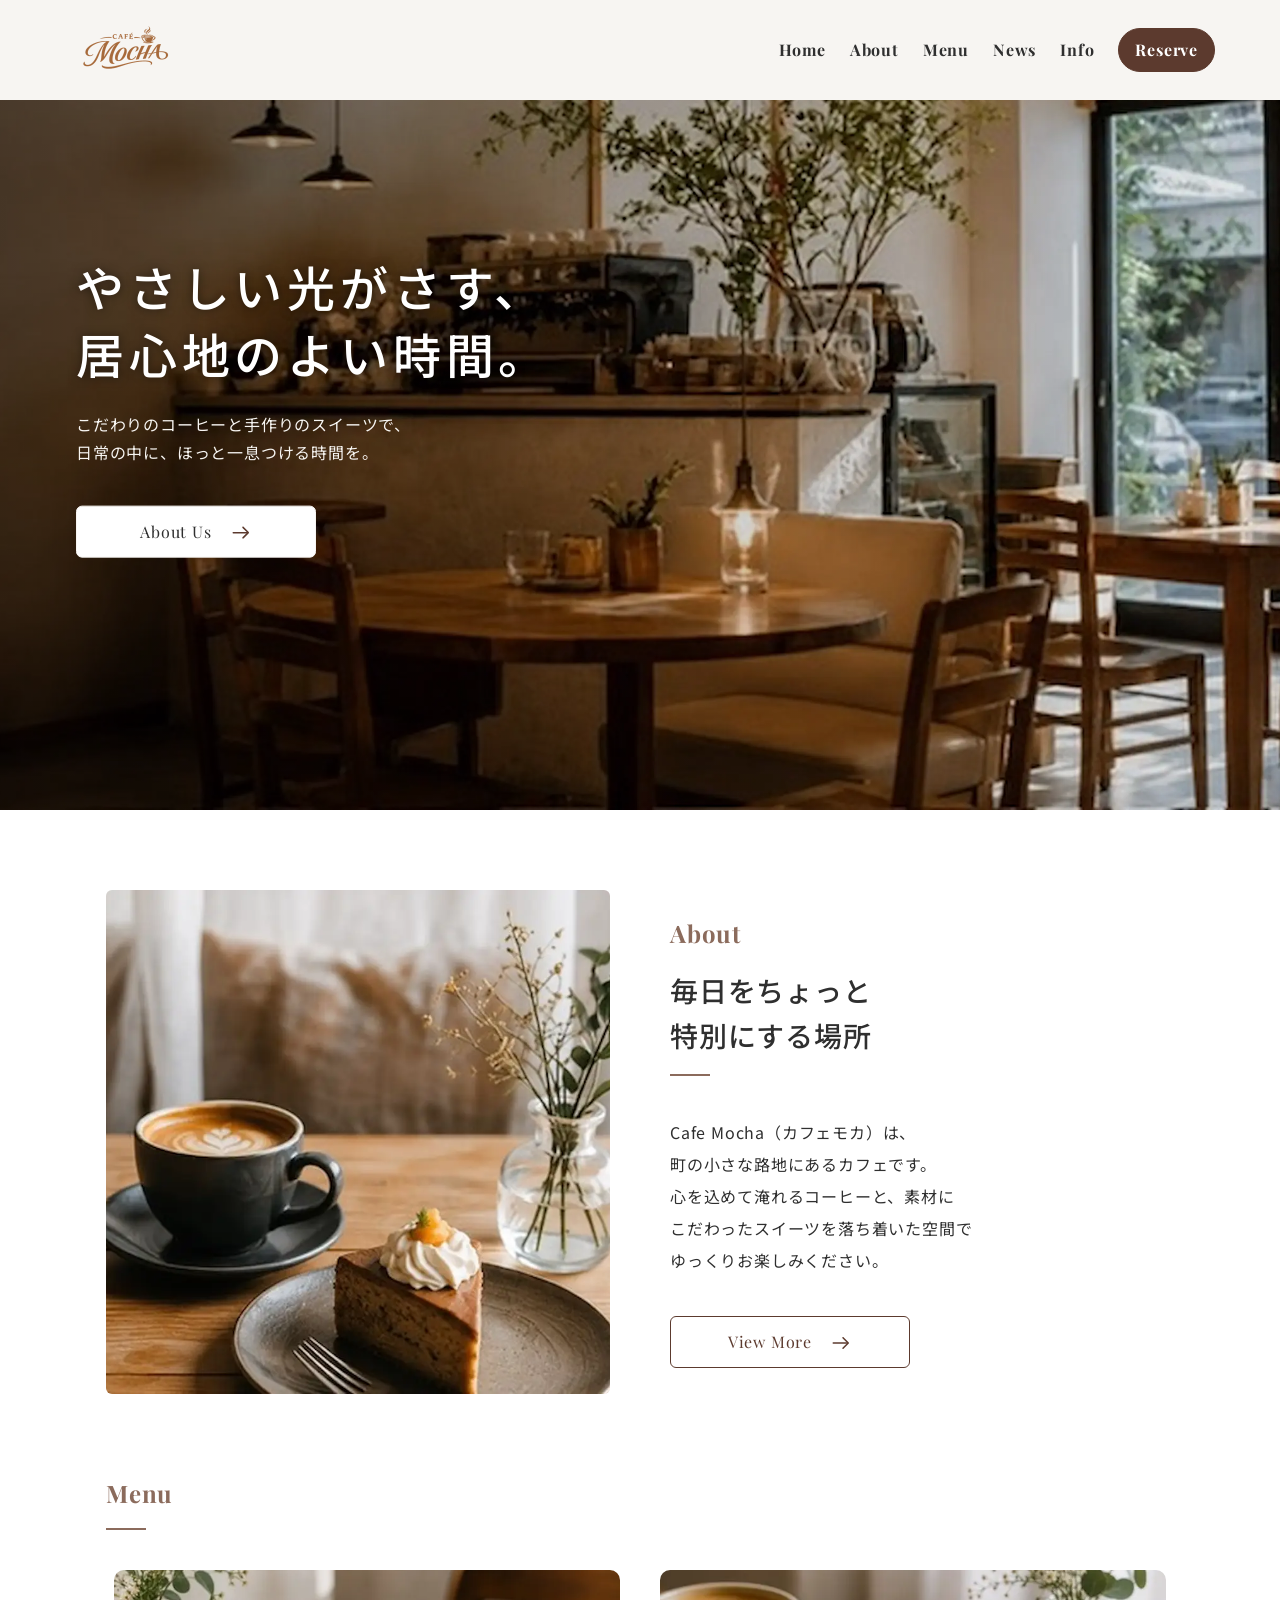
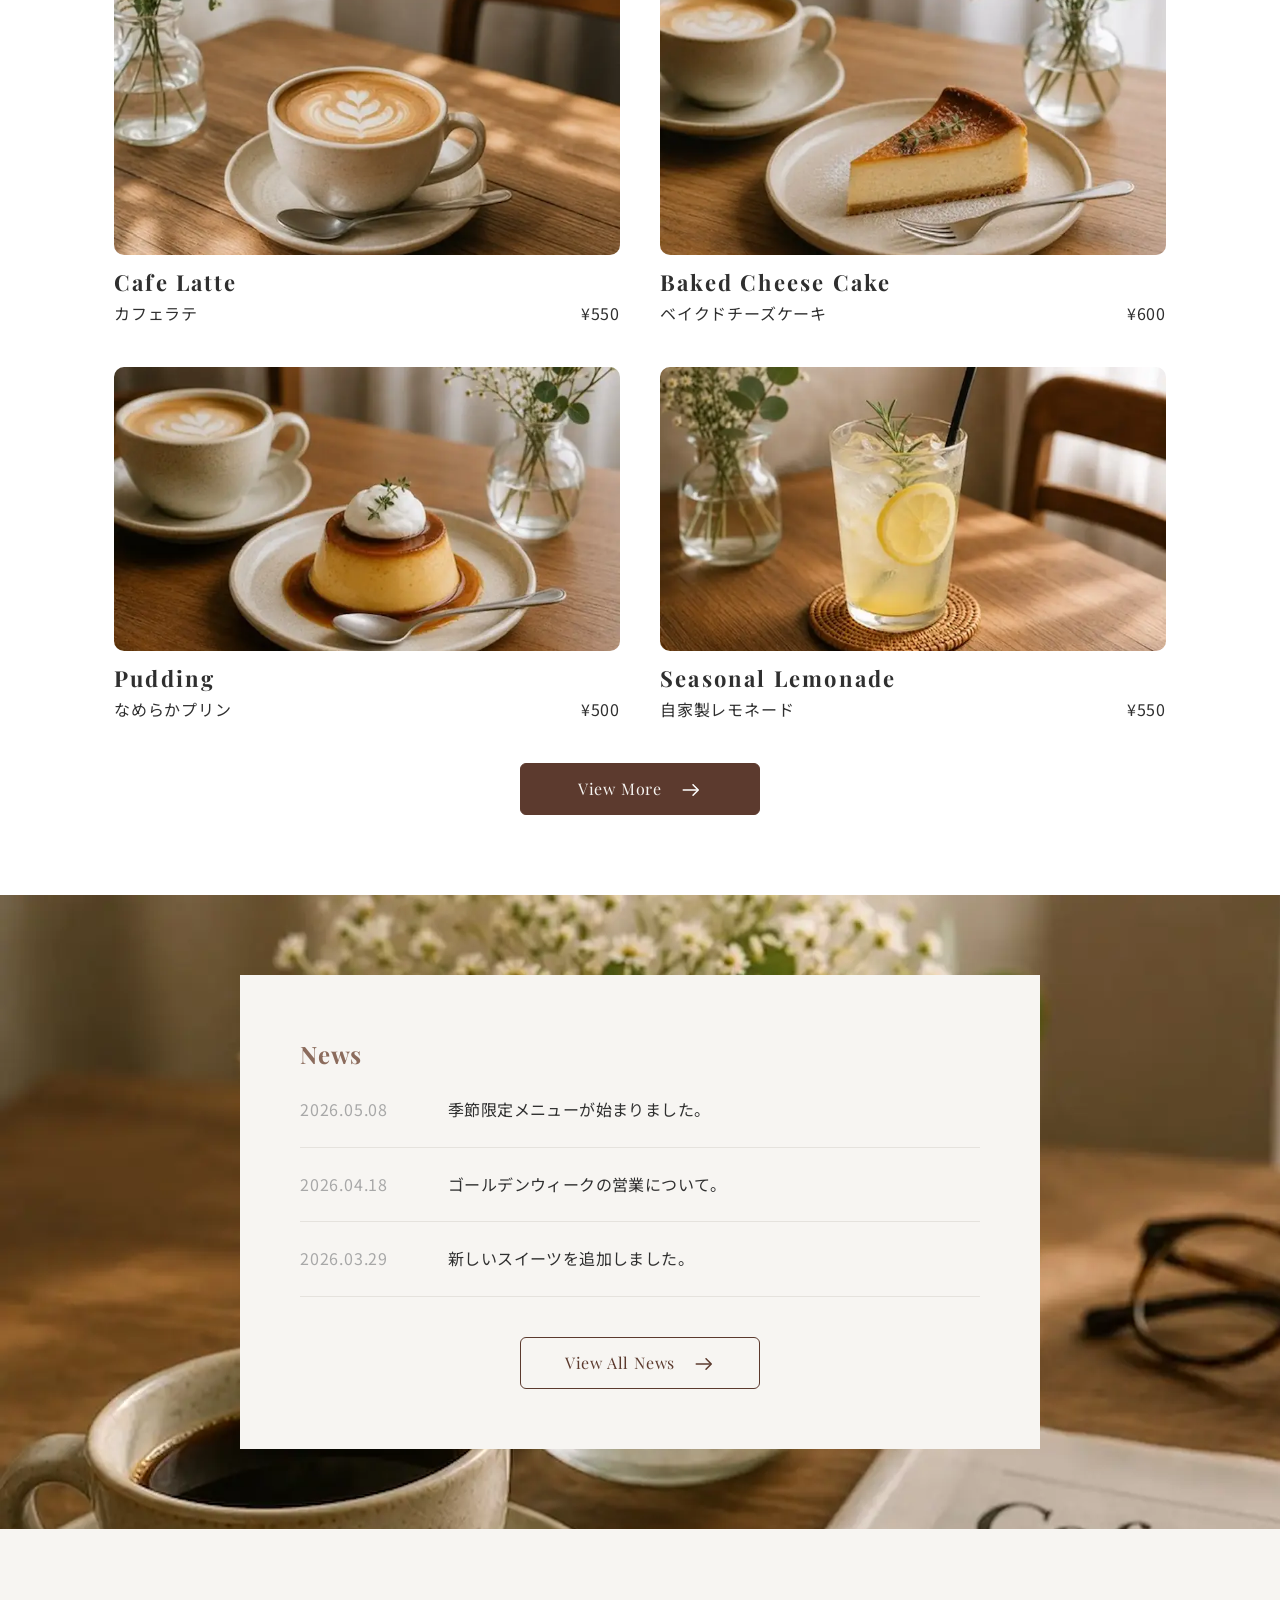
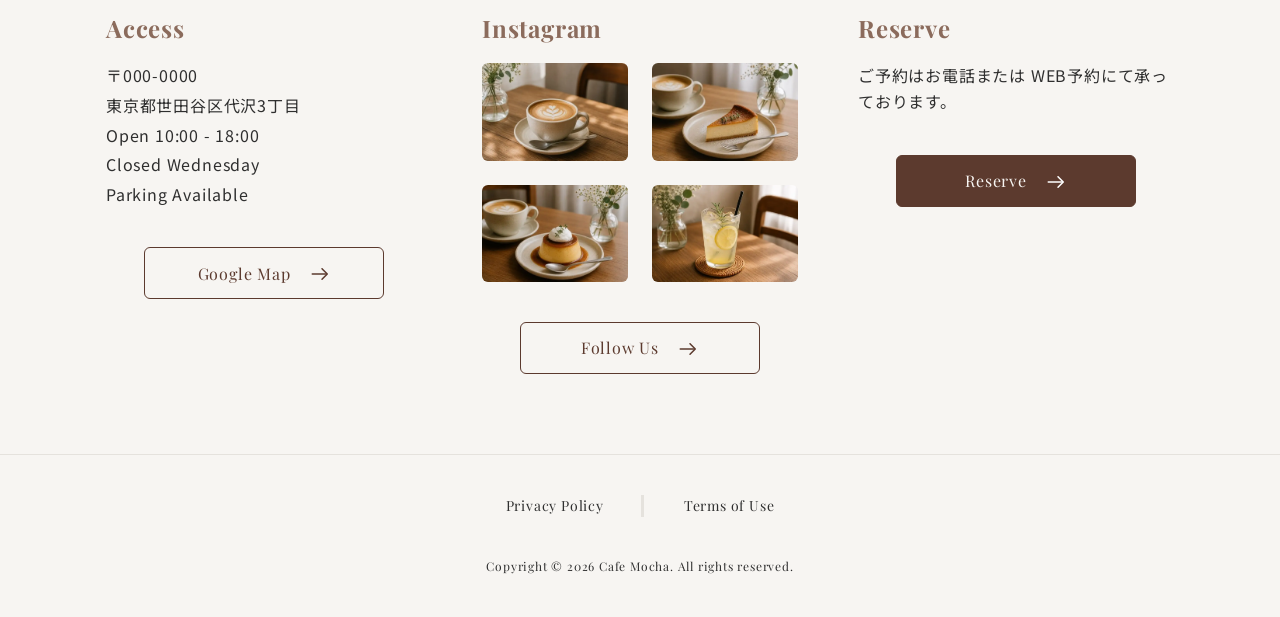
<file: index.html>
<!DOCTYPE html>
<html lang="ja">
    <head>
        <meta charset="utf-8" />
        <meta name="viewport" content="width=device-width,initial-scale=1" />
        <title>Cafe Mocha</title>
        <meta name="description" content="ページの説明" />
        <meta name="format-detection" content="telephone=no, email=no" />

        <!-- favicon/webclipicon -->
        <link rel="icon" href="assets/img/favicon/favicon.ico" />
        <link rel="icon" href="assets/img/favicon/favicon.svg" type="image/svg+xml" />
        <link rel="apple-touch-icon" href="assets/img/favicon/apple-touch-icon.png" />

        <!-- font -->
        <link rel="preconnect" href="https://fonts.googleapis.com">
        <link rel="preconnect" href="https://fonts.gstatic.com" crossorigin>
        <link href="https://fonts.googleapis.com/css2?family=Noto+Sans+JP:wght@100..900&family=Playfair+Display:ital,wght@0,400..900;1,400..900&display=swap" rel="stylesheet">
        <!-- css -->
        <link rel="stylesheet" href="assets/css/vendor/splide-core.min.css" />
        <link rel="stylesheet" href="assets/css/style.css" />

        <!-- js -->
         <script src="assets/js/vendor/gsap.min.js" defer></script>
         <script src="assets/js/vendor/ScrollTrigger.min.js" defer></script>
         <script src="assets/js/vendor/splide.min.js" defer></script>
        <script type="module" src="assets/js/main.js"></script>

        <!-- noindex -->
        <meta name="robots" content="noindex" />
    </head>
    <body>
        <header class="l-header js-header">
            <div class="header-logo">
                <a href="#">
                    <img src='assets/img/logo.svg' width='122' height='52' alt='cafe MOCHA' decoding='async' />
                </a>
            </div><!-- /.header-logo -->
            <dialog class="l-header-menu js-header-menu" aria-label="メニュー">
                <button class="l-header-menu-close-button js-header-menu-close-button" aria-label="メニューを閉じる">
                    <img src='assets/img/close-button.svg' width='48' height='48' alt='メニューを閉じる' decoding='async' />
                </button>
                <nav class="l-header-menu-nav">
                    <ul class="l-header-menu-nav-list">
                        <li class="l-header-menu-nav-item">
                            <a href="#" class="l-header-menu-nav-link">Home</a>
                        </li>
                        <li class="l-header-menu-nav-item">
                            <a href="about.html" class="l-header-menu-nav-link">About</a>
                        </li>
                        <li class="l-header-menu-nav-item l-accordion js-accordion">
                            <a href="menu.html" class="l-header-menu-nav-link l-header-menu-nav-link--pc">Menu</a>
                            <button class="l-header-menu-nav-link l-accordion-trigger js-accordion-trigger l-header-menu-nav-link--sp" type="button">Menu</button>
                            <ul class="l-accordion-list js-accordion-list">
                                <li class="l-accordion-item">
                                    <a href="menu.html#coffee">コーヒー</a>
                                </li>
                                <li class="l-accordion-item">
                                    <a href="menu.html#dessert">スイーツ</a>
                                </li>
                                <li class="l-accordion-item">
                                    <a href="menu.html#food">フード</a>
                                </li>
                                <li class="l-accordion-item">
                                    <a href="menu.html#drink">ドリンク</a>
                                </li>
                            </ul>
                        </li>
                        <li class="l-header-menu-nav-item">
                            <a href="news.html" class="l-header-menu-nav-link">News</a>
                        </li>
                        <li class="l-header-menu-nav-item">
                            <a href="info.html" class="l-header-menu-nav-link">Info</a>
                        </li>
                        <li class="l-header-menu-nav-item">
                            <a href="contact.html" class="l-header-menu-nav-link l-header-menu-nav-link--reserve">Reserve</a>
                        </li>
                    </ul>
                    <ul class="l-header-menu-contact-list">
                        <li class="l-header-menu-contact-item">
                            <a href="https://www.instagram.com/" class="l-header-menu-contact-link">Instagram</a>
                        </li>
                        <li class="l-header-menu-contact-item">
                            <a href="https://www.google.com/" class="l-header-menu-contact-link">contact</a>
                        </li>
                    </ul>
                </nav>
            </dialog><!-- /.header-menu -->
            <button class="l-header-menu-open-button js-header-menu-open-button" aria-label="メニューを開く">
                <img src='assets/img/open-button.svg' width='24' height='24' alt='メニューを開く' decoding='async' />
            </button>
        </header>
        <main>
            <div class="top-fv">
                <div class="top-fv-content l-container-s">
                    <div class="top-fv-title">
                        <span>やさしい光がさす、</span>
                        <span>居心地のよい時間。</span>
                    </div><!-- /.top-fv-title -->
                    <div class="top-fv-text">
                        <span>こだわりのコーヒーと手作りのスイーツで、</span>
                        <span>日常の中に、ほっと一息つける時間を。</span>
                    </div><!-- /.top-fv-text -->
                    <div class="top-fv-btn">
                        <a href="about.html" class="c-button c-button--white">About Us</a>
                    </div><!-- /.top-fv-btn -->
                </div>
            </div><!-- /.top-fv -->

            <section class="top-about l-container u-ptb">
                <div class="top-about-wrap">
                    <div class="top-about-wrap-img">
                        <img src='assets/img/about.webp' width='1200' height='800' alt='about' decoding='async' />
                    </div><!-- / -->
                    <div class="top-about-wrap-content">
                        <div class="c-title-wrap">
                            <h2 class="c-title-en c-title-en--primary">About</h2>
                            <p class="c-title-ja">
                                <span>毎日をちょっと</span>
                                <span>特別にする場所</span>
                            </p>
                        </div>
                        <p class="top-about-wrap-content-text">
                            <span>Cafe Mocha（カフェモカ）は、</span>
                            <span>町の小さな路地にあるカフェです。</span>
                            <span>心を込めて淹れるコーヒーと、素材に</span>
                            <span>こだわったスイーツを落ち着いた空間で</span>
                            <span>ゆっくりお楽しみください。</span>
                        </p>
                        <div class="top-about-wrap-content-btn">
                            <a href="#" class="c-button c-button--transparent">View More</a>
                        </div>
                    </div>
                </div><!-- / -->
            </section>

            <section class="top-menu u-pb">
                <div class="c-title-wrap  l-container">
                    <h2 class="c-title-en c-title-en--primary">Menu</h2>
                </div>
                <div class="top-menu-slider js-top-menu-slider splide">
                    <div class="top-menu-list splide__track">
                        <ul class="splide__list">
                          <li class="splide__slide">
                            <div class="top-menu-item">
                                <div class="top-menu-item-img">
                                    <img src='assets/img/menu.webp' width='1200' height='800' alt='カフェラテ' decoding='async' />
                                </div>
                                <h3 class="top-menu-item-title">Cafe Latte</h3><!-- / -->
                                <div class="top-menu-item-text">
                                    <span class="top-menu-item-text-name">カフェラテ</span>
                                    <span class="top-menu-item-text-price">¥550</span>
                                </div>
                            </div><!-- / -->
                          </li>
                          <li class="splide__slide">
                            <div class="top-menu-item">
                            <div class="top-menu-item-img">
                                <img src='assets/img/menu2.webp' width='1200' height='800' alt='カフェラテ' decoding='async' />
                            </div>
                            <h3 class="top-menu-item-title">Baked Cheese Cake</h3><!-- / -->
                            <div class="top-menu-item-text">
                                <span class="top-menu-item-text-name">ベイクドチーズケーキ</span>
                                <span class="top-menu-item-text-price">¥600</span>
                            </div>
                        </div><!-- / -->
                    </li>
                          <li class="splide__slide">
                            <div class="top-menu-item">
                            <div class="top-menu-item-img">
                                <img src='assets/img/menu3.webp' width='1200' height='800' alt='カフェラテ' decoding='async' />
                            </div>
                            <h3 class="top-menu-item-title">Pudding</h3><!-- / -->
                            <div class="top-menu-item-text">
                                <span class="top-menu-item-text-name">なめらかプリン</span>
                                <span class="top-menu-item-text-price">¥500</span>
                            </div>
                        </div><!-- / -->
                    </li>
                    <li class="splide__slide"><div class="top-menu-item">
                        <div class="top-menu-item-img">
                            <img src='assets/img/menu4.webp' width='1200' height='800' alt='カフェラテ' decoding='async' />
                        </div>
                        <h3 class="top-menu-item-title">Seasonal Lemonade</h3><!-- / -->
                        <div class="top-menu-item-text">
                            <span class="top-menu-item-text-name">自家製レモネード</span>
                            <span class="top-menu-item-text-price">¥550</span>
                        </div>
                    </div><!-- / -->
                </li>
                        </ul>
                    </div>
                </div>
                <div class="top-menu-btn">
                    <a href="#" class="c-button c-button--primary c-button--center">View More</a>
                </div>
            </section>

            <section class="top-news u-ptb">
                <div class="top-news-content l-container-s">
                    <h2 class="c-title-en c-title-en--primary">News</h2><!-- / -->
                    
                    <div class="top-news-list">
                        <article class="c-news-item">
                            <a href="#" class="c-news-item-link">
                                <time class="c-news-item-date" datetime="2026-05-08">2026.05.08</time>
                                <h2 class="c-news-item-title">季節限定メニューが始まりました。</h2><!-- / -->
                            </a>
                        </article>
                        <article class="c-news-item">
                            <a href="#" class="c-news-item-link">
                                <time class="c-news-item-date" datetime="2026-05-08">2026.04.18</time>
                                <h2 class="c-news-item-title">ゴールデンウィークの営業について。</h2><!-- / -->
                            </a>
                        </article>
                        <article class="c-news-item">
                            <a href="#" class="c-news-item-link">
                                <time class="c-news-item-date" datetime="2026-05-08">2026.03.29</time>
                                <h2 class="c-news-item-title">新しいスイーツを追加しました。</h2><!-- / -->
                            </a>
                        </article>
                    </div>
                    <div class="top-news-btn">
                        <a href="#" class="c-button c-button--transparent c-button--center">View All News</a>
                    </div>
                </div>
            </section>

            <section class="top-info u-ptb">
                <div class="top-info-wrap l-container">
                    <section class="top-info-section">
                        <h2 class="c-title-en c-title-en--primary">Access</h2>
                        <p class="top-info-section-address">
                            <span>〒000-0000</span>
                            <span>東京都世田谷区代沢3丁目</span>
                            <span>Open 10:00 - 18:00</span>
                            <span>Closed Wednesday</span>
                            <span>Parking Available</span>
                        </p>
                        <div class="top-info-section-btn">
                            <a href="#" class="c-button c-button--transparent c-button--center">Google Map</a>
                        </div>
                    </section>
    
                    <section class="top-info-section">
                        <h2 class="c-title-en c-title-en--primary">Instagram</h2>
                        <div class="top-info-section-img">
                            <ul class="top-info-section-img-list">
                                <li class="top-info-section-img-section">
                                    <img src='assets/img/menu.webp' width='1200' height='800' alt='instagram1' decoding='async' />
                                </li>
                                <li class="top-info-section-img-section">
                                    <img src='assets/img/menu2.webp' width='1200' height='800' alt='instagram2' decoding='async' />
                                </li>
                                <li class="top-info-section-img-section">
                                    <img src='assets/img/menu3.webp' width='1200' height='800' alt='instagram3' decoding='async' />
                                </li>
                                <li class="top-info-section-img-section">
                                    <img src='assets/img/menu4.webp' width='1200' height='800' alt='instagram4' decoding='async' />
                                </li>
                            </ul>
                        </div>
                        <div class="top-info-section-btn">
                            <a href="#" class="c-button c-button--transparent c-button--center">Follow Us</a>
                        </div>
                    </section>
    
                <section class="top-info-section">
                    <h2 class="c-title-en c-title-en--primary">Reserve</h2>
                    <p class="top-info-section-text">
                        <span>ご予約はお電話または</span>
                        <span>WEB予約にて承っております。</span>
                    </p>
                    <div class="top-info-section-btn">
                        <a href="contact.html" class="c-button c-button--primary c-button--center">Reserve</a>
                    </div>
                </section>
                </div>
        </section>
        </main>
        <footer class="l-footer">
            <div class="l-container">
                <ul class="l-footer-legal-list">
                    <li class="l-footer-legal-item">
                        <a href="privacy.html" class="l-footer-legal-link">Privacy Policy</a>
                    </li>
                    <li class="l-footer-legal-item">
                        <a href="#" class="l-footer-legal-link">Terms of Use</a>
                    </li>
                </ul>
                <small class="l-footer-copyright">
                    <span>Copyright © 2026 Cafe Mocha. All rights reserved.</span>
                </small>
            </div>
        </footer>
    </body>
</html>
</file>
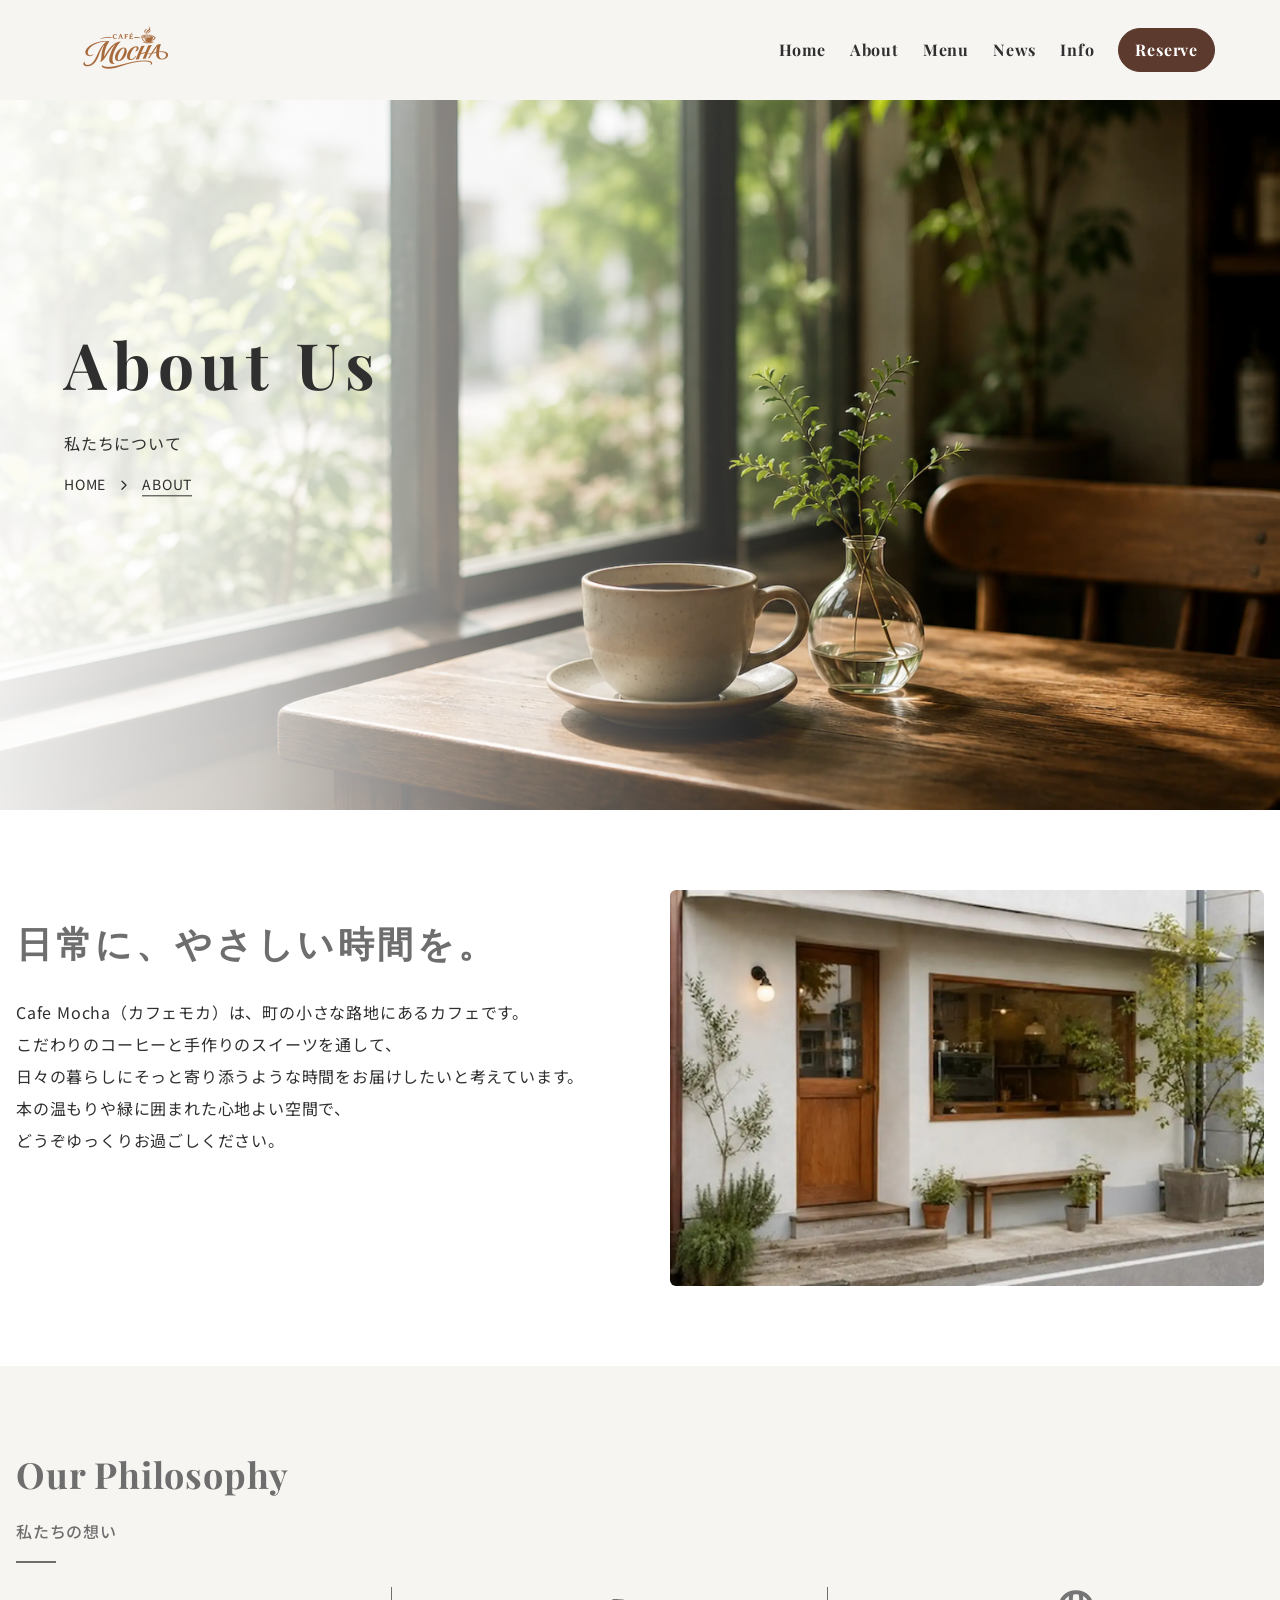
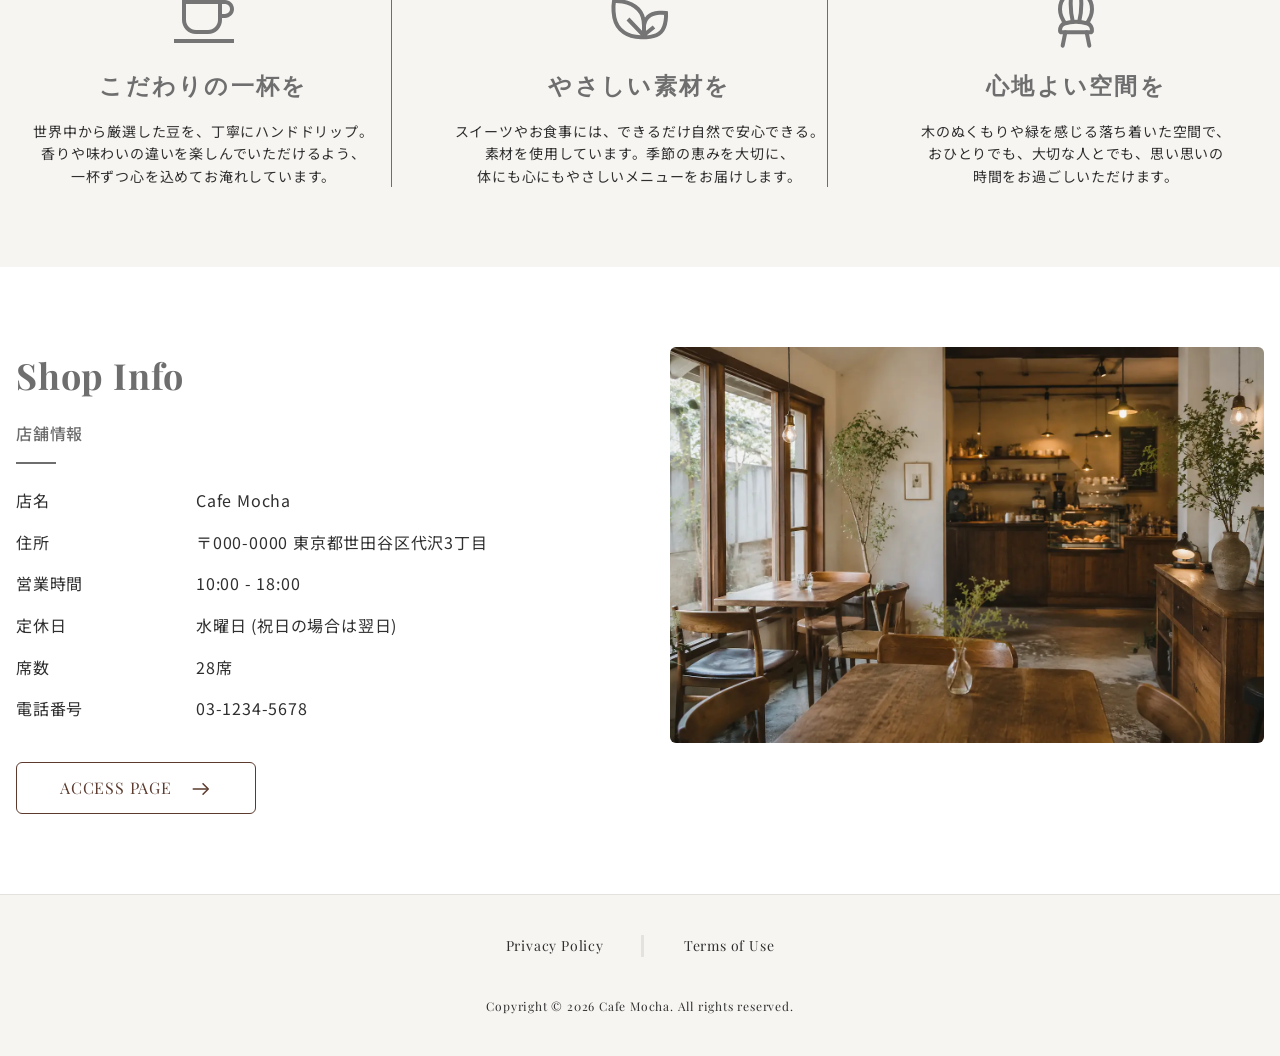
<file: about.html>
<!DOCTYPE html>
<html lang="ja">
    <head>
        <meta charset="utf-8" />
        <meta name="viewport" content="width=device-width,initial-scale=1" />
        <title>Cafe Mocha</title>
        <meta name="description" content="ページの説明" />
        <meta name="format-detection" content="telephone=no, email=no" />

        <!-- favicon/webclipicon -->
        <link rel="icon" href="assets/img/favicon/favicon.ico" />
        <link rel="icon" href="assets/img/favicon/favicon.svg" type="image/svg+xml" />
        <link rel="apple-touch-icon" href="assets/img/favicon/apple-touch-icon.png" />

        <!-- font -->
        <link rel="preconnect" href="https://fonts.googleapis.com">
        <link rel="preconnect" href="https://fonts.gstatic.com" crossorigin>
        <link href="https://fonts.googleapis.com/css2?family=Noto+Sans+JP:wght@100..900&family=Playfair+Display:ital,wght@0,400..900;1,400..900&display=swap" rel="stylesheet">
        <!-- css -->
        <link rel="stylesheet" href="assets/css/vendor/splide-core.min.css" />
        <link rel="stylesheet" href="assets/css/style.css" />

        <!-- js -->
         <script src="assets/js/vendor/gsap.min.js" defer></script>
         <script src="assets/js/vendor/ScrollTrigger.min.js" defer></script>
         <script src="assets/js/vendor/splide.min.js" defer></script>
        <script type="module" src="assets/js/main.js"></script>

        <!-- noindex -->
        <meta name="robots" content="noindex" />
    </head>
    <body>
        <header class="l-header js-header">
            <div class="header-logo">
                <a href="index.html">
                    <img src='assets/img/logo.svg' width='122' height='52' alt='cafe MOCHA' decoding='async' />
                </a>
            </div><!-- /.header-logo -->
            <dialog class="l-header-menu js-header-menu" aria-label="メニュー">
                <button class="l-header-menu-close-button js-header-menu-close-button" aria-label="メニューを閉じる">
                    <img src='assets/img/close-button.svg' width='48' height='48' alt='メニューを閉じる' decoding='async' />
                </button>
                <nav class="l-header-menu-nav">
                    <ul class="l-header-menu-nav-list">
                        <li class="l-header-menu-nav-item">
                            <a href="index.html" class="l-header-menu-nav-link">Home</a>
                        </li>
                        <li class="l-header-menu-nav-item">
                            <a href="about.html" class="l-header-menu-nav-link">About</a>
                        </li>
                        <li class="l-header-menu-nav-item l-accordion js-accordion">
                            <a href="menu.html" class="l-header-menu-nav-link l-header-menu-nav-link--pc">Menu</a>
                            <button class="l-header-menu-nav-link l-accordion-trigger js-accordion-trigger l-header-menu-nav-link--sp" type="button">Menu</button>
                            <ul class="l-accordion-list js-accordion-list">
                                <li class="l-accordion-item">
                                    <a href="menu.html#coffee">コーヒー</a>
                                </li>
                                <li class="l-accordion-item">
                                    <a href="menu.html#dessert">スイーツ</a>
                                </li>
                                <li class="l-accordion-item">
                                    <a href="menu.html#food">フード</a>
                                </li>
                                <li class="l-accordion-item">
                                    <a href="menu.html#drink">ドリンク</a>
                                </li>
                            </ul>
                        </li>
                        <li class="l-header-menu-nav-item">
                            <a href="news.html" class="l-header-menu-nav-link">News</a>
                        </li>
                        <li class="l-header-menu-nav-item">
                            <a href="access.html" class="l-header-menu-nav-link">Info</a>
                        </li>
                        <li class="l-header-menu-nav-item">
                            <a href="contact.html" class="l-header-menu-nav-link l-header-menu-nav-link--reserve">Reserve</a>
                        </li>
                    </ul>
                    <ul class="l-header-menu-contact-list">
                        <li class="l-header-menu-contact-item">
                            <a href="https://www.instagram.com/" class="l-header-menu-contact-link">Instagram</a>
                        </li>
                        <li class="l-header-menu-contact-item">
                            <a href="https://www.google.com/" class="l-header-menu-contact-link">contact</a>
                        </li>
                    </ul>
                </nav>
            </dialog><!-- /.header-menu -->
            <button class="l-header-menu-open-button js-header-menu-open-button" aria-label="メニューを開く">
                <img src='assets/img/open-button.svg' width='24' height='24' alt='メニューを開く' decoding='async' />
            </button>
        </header>
        <main>
            <section class="c-page-fv">
                <div class="l-container">
                    <div class="c-page-fv-content">
                        <div class="c-page-fv-title-wrap">
                            <span class="c-page-fv-title-en">About Us</span>
                            <h1 class="c-page-fv-title-ja">私たちについて</h1>
                        </div>
                        
                        <ul class="c-breadcrumb-list">
                            <li class="c-breadcrumb-item">
                                <a href="index.html" class="c-breadcrumb-link">HOME</a>
                            </li>
                            <li class="c-breadcrumb-item">
                                <span class="c-breadcrumb-link c-breadcrumb-link--current">ABOUT</span>
                            </li>
                        </ul>
                    </div>
                </div><!-- /.l-container -->
            </section>

            <section class="about-detail l-container-l u-ptb">
                <div class="about-detail-content">
                    <h2 class="about-detail-title">日常に、やさしい時間を。</h2>
                    <p class="about-detail-text">
                        <span>Cafe Mocha（カフェモカ）は、町の小さな路地にあるカフェです。</span>
                        <span>こだわりのコーヒーと手作りのスイーツを通して、</span>
                        <span>日々の暮らしにそっと寄り添うような時間をお届けしたいと考えています。</span>
                        <span>本の温もりや緑に囲まれた心地よい空間で、</span>
                        <span>どうぞゆっくりお過ごしください。</span>
                    </p>
                </div><!-- /.about-detail-content -->

                <div class="about-detail-img">
                    <img src='./assets/img/about-detail.webp' width='1400' height='933' alt='店舗の外観' decoding='async' />
                </div>
            </section>

            <section class="about-philosophy u-ptb">
                <div class="l-container-l">
                    <div class="c-title-section-wrap c-title-section-wrap--center">
                        <span class="c-title-section-en">Our Philosophy</span>
                        <h2 class="c-title-section-ja">私たちの想い</h2>
                    </div><!-- /.about-philosophy-wrap -->
    
                    <div class="about-philosophy-list">
                        <section class="about-philosophy-item">
                            <div class="about-philosophy-item-img">
                                <img src='assets/img/icon_coffee.svg' width='32' height='32' alt='コーヒーマーク' decoding='async' />
                            </div><!-- / -->
                            <div class="about-philosophy-item-content">
                                <h3 class="about-philosophy-item-title">こだわりの一杯を</h3>
                                <p class="about-philosophy-item-text">
                                    <span>世界中から厳選した豆を、丁寧にハンドドリップ。</span>
                                    <span>香りや味わいの違いを楽しんでいただけるよう、</span>
                                    <span>一杯ずつ心を込めてお淹れしています。</span>
                                </p>
                            </div><!-- / -->
                        </section>
    
                        <section class="about-philosophy-item">
                            <div class="about-philosophy-item-img">
                                <img src='assets/img/icon_leaf.svg' width='32' height='32' alt='リーフマーク' decoding='async' />
                            </div><!-- / -->
                            <div class="about-philosophy-item-content">
                                <h3 class="about-philosophy-item-title">やさしい素材を</h3>
                                <p class="about-philosophy-item-text">
                                    <span>スイーツやお食事には、できるだけ自然で安心できる。</span>
                                    <span>素材を使用しています。季節の恵みを大切に、</span>
                                    <span>体にも心にもやさしいメニューをお届けします。</span>
                                </p>
                            </div><!-- / -->
                        </section>
    
                        <section class="about-philosophy-item">
                            <div class="about-philosophy-item-img">
                                <img src='assets/img/icon_chair.svg' width='32' height='32' alt='チェアマーク' decoding='async' />
                            </div><!-- / -->
                            <div class="about-philosophy-item-content">
                                <h3 class="about-philosophy-item-title">心地よい空間を</h3>
                                <p class="about-philosophy-item-text">
                                    <span>木のぬくもりや緑を感じる落ち着いた空間で、</span>
                                    <span>おひとりでも、大切な人とでも、思い思いの</span>
                                    <span>時間をお過ごしいただけます。</span>
                                </p>
                            </div><!-- / -->
                        </div><!-- /.l-container-l -->
                    </section>

                    <section class="about-info l-container-l u-ptb">
                        <div class="about-info-content">
                            <div class="c-title-section-wrap">
                                <span class="c-title-section-en">Shop Info</span>
                                <h2 class="c-title-section-ja">店舗情報</h2>
                            </div>

                            <dl class="about-info-list">
                                <div class="about-info-item">
                                    <dt class="about-info-item-title">店名</dt>
                                    <dd class="about-info-item-text">Cafe Mocha</dd>
                                </div>
                                <div class="about-info-item">
                                    <dt class="about-info-item-title">住所</dt>
                                    <dd class="about-info-item-text">〒000-0000 東京都世田谷区代沢3丁目</dd>
                                </div>
                                <div class="about-info-item">
                                    <dt class="about-info-item-title">営業時間</dt>
                                    <dd class="about-info-item-text">10:00 - 18:00</dd>
                                </div>
                                <div class="about-info-item">
                                    <dt class="about-info-item-title">定休日</dt>
                                    <dd class="about-info-item-text">水曜日 (祝日の場合は翌日)</dd>
                                </div>
                                <div class="about-info-item">
                                    <dt class="about-info-item-title">席数</dt>
                                    <dd class="about-info-item-text">28席</dd>
                                </div>
                                <div class="about-info-item">
                                    <dt class="about-info-item-title">電話番号</dt>
                                    <dd class="about-info-item-text">03-1234-5678</dd>
                                </div>
                            </dl>
                            <div class="about-info-btn">
                                <a href="access.html" class="c-button c-button--transparent">ACCESS PAGE</a>
                            </div>
                        </div><!-- /.about-info-content -->
                        <div class="about-info-img">
                            <img src='/assets/img/about-detail2.webp' width='1400' height='933' alt='店内の様子' decoding='async' />
                        </div>
                    </section>
        </main>
        <footer class="l-footer">
            <div class="l-container">
                <ul class="l-footer-legal-list">
                    <li class="l-footer-legal-item">
                        <a href="privacy.html" class="l-footer-legal-link">Privacy Policy</a>
                    </li>
                    <li class="l-footer-legal-item">
                        <a href="#" class="l-footer-legal-link">Terms of Use</a>
                    </li>
                </ul>
                <small class="l-footer-copyright">
                    <span>Copyright © 2026 Cafe Mocha. All rights reserved.</span>
                </small>
            </div>
        </footer>
    </body>
</html>
</file>
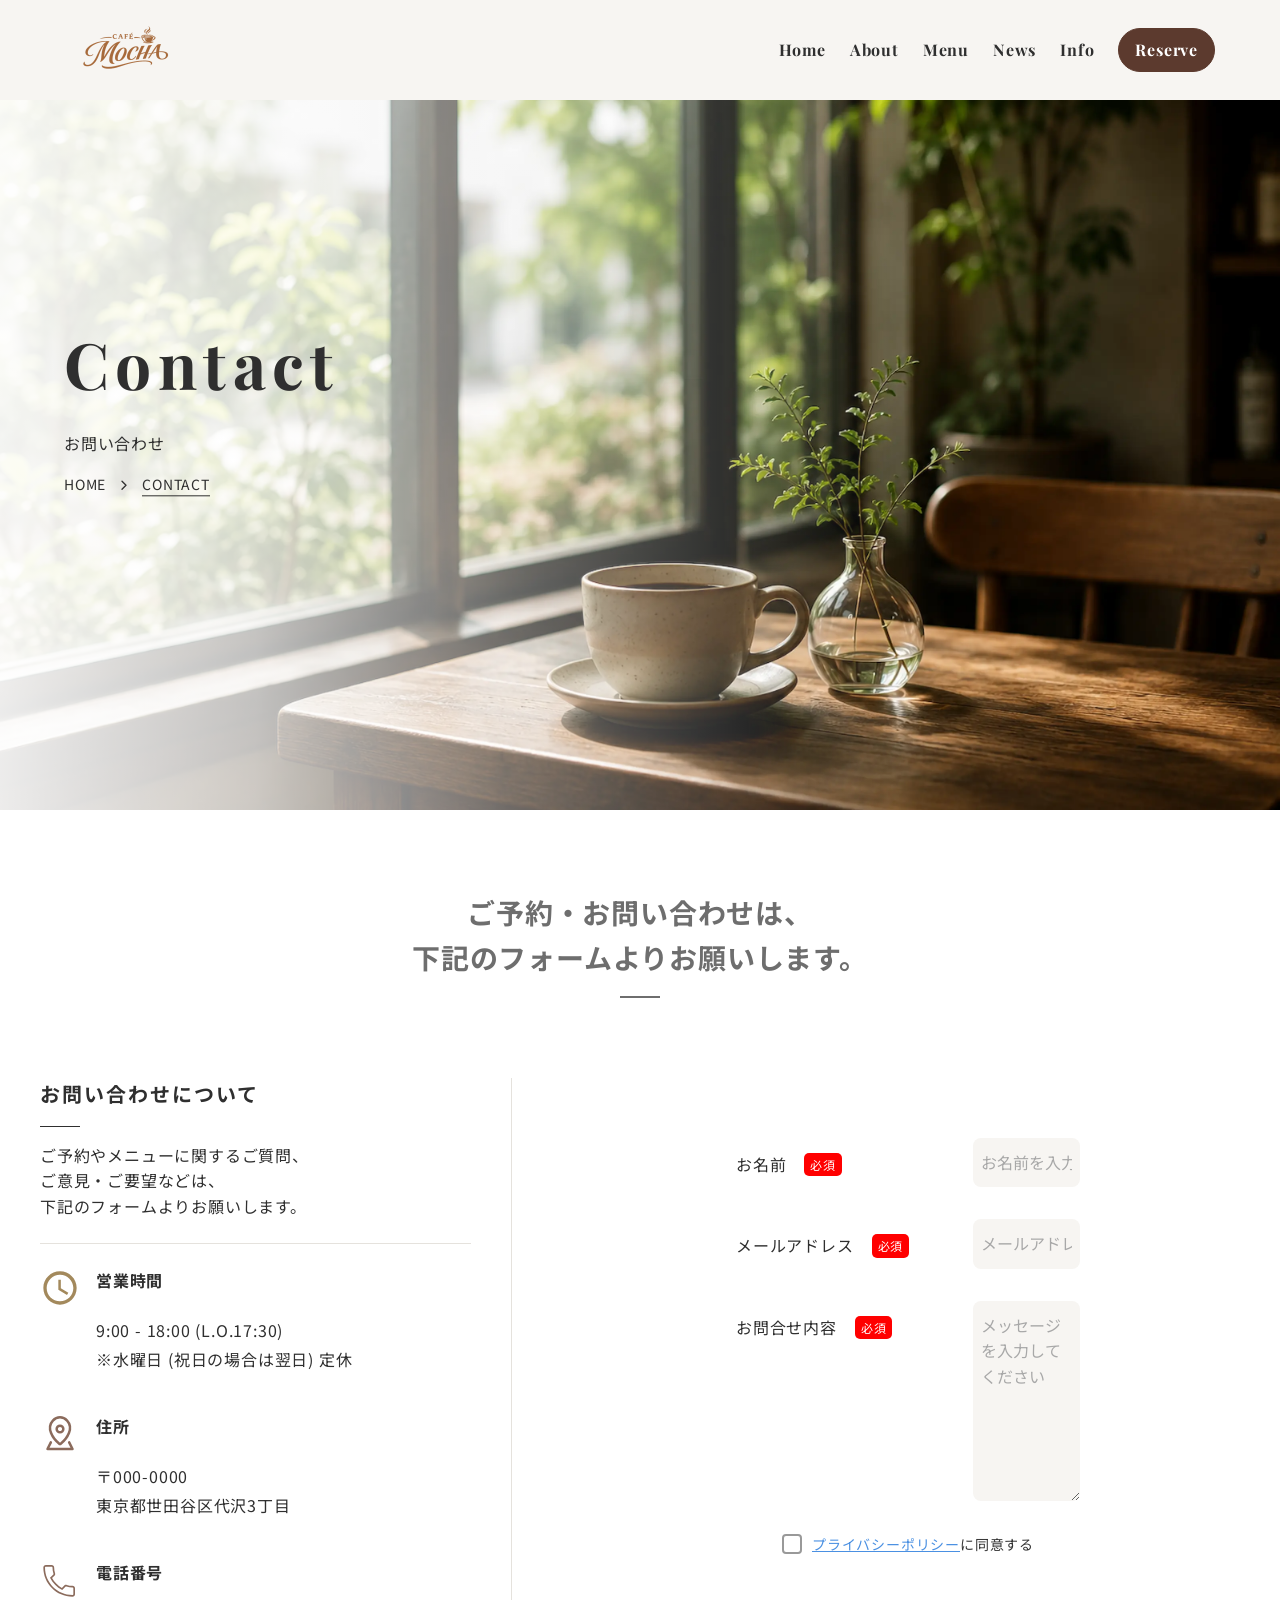
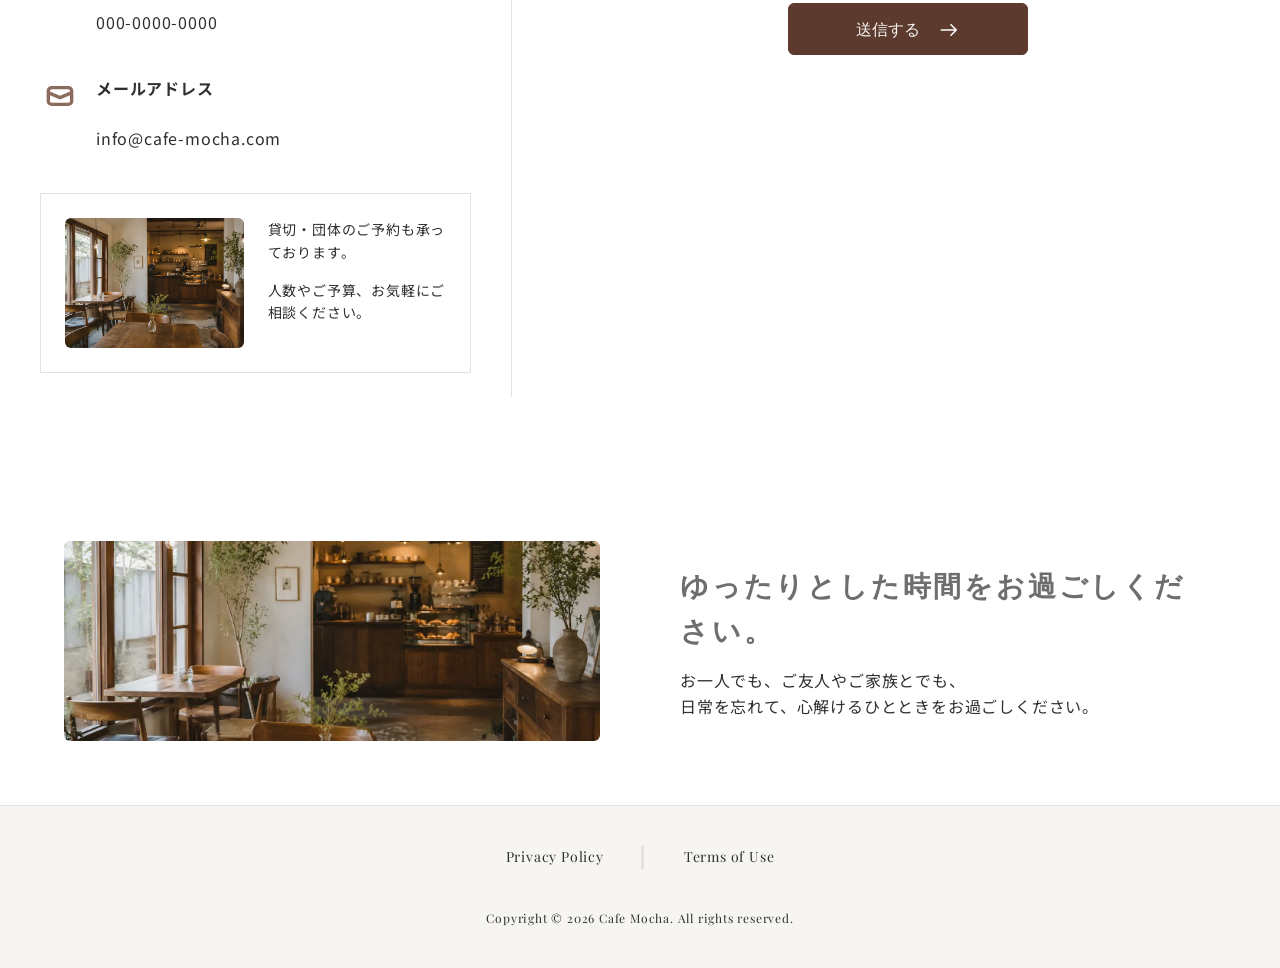
<file: contact.html>
<!DOCTYPE html>
<html lang="ja">
    <head>
        <meta charset="utf-8" />
        <meta name="viewport" content="width=device-width,initial-scale=1" />
        <title>Cafe Mocha</title>
        <meta name="description" content="ページの説明" />
        <meta name="format-detection" content="telephone=no, email=no" />

        <!-- favicon/webclipicon -->
        <link rel="icon" href="assets/img/favicon/favicon.ico" />
        <link rel="icon" href="assets/img/favicon/favicon.svg" type="image/svg+xml" />
        <link rel="apple-touch-icon" href="assets/img/favicon/apple-touch-icon.png" />

        <!-- font -->
        <link rel="preconnect" href="https://fonts.googleapis.com">
        <link rel="preconnect" href="https://fonts.gstatic.com" crossorigin>
        <link href="https://fonts.googleapis.com/css2?family=Noto+Sans+JP:wght@100..900&family=Playfair+Display:ital,wght@0,400..900;1,400..900&display=swap" rel="stylesheet">
        <!-- css -->
        <link rel="stylesheet" href="assets/css/vendor/splide-core.min.css" />
        <link rel="stylesheet" href="assets/css/style.css" />

        <!-- js -->
         <script src="assets/js/vendor/gsap.min.js" defer></script>
         <script src="assets/js/vendor/ScrollTrigger.min.js" defer></script>
         <script src="assets/js/vendor/splide.min.js" defer></script>
        <script type="module" src="assets/js/main.js"></script>

        <!-- noindex -->
        <meta name="robots" content="noindex" />
    </head>
    <body>
        <header class="l-header js-header">
            <div class="header-logo">
                <a href="#">
                    <img src='assets/img/logo.svg' width='122' height='52' alt='cafe MOCHA' decoding='async' />
                </a>
            </div><!-- /.header-logo -->
            <dialog class="l-header-menu js-header-menu" aria-label="メニュー">
                <button class="l-header-menu-close-button js-header-menu-close-button" aria-label="メニューを閉じる">
                    <img src='assets/img/close-button.svg' width='48' height='48' alt='メニューを閉じる' decoding='async' />
                </button>
                <nav class="l-header-menu-nav">
                    <ul class="l-header-menu-nav-list">
                        <li class="l-header-menu-nav-item">
                            <a href="index.html" class="l-header-menu-nav-link">Home</a>
                        </li>
                        <li class="l-header-menu-nav-item">
                            <a href="about.html" class="l-header-menu-nav-link">About</a>
                        </li>
                        <li class="l-header-menu-nav-item l-accordion js-accordion">
                            <a href="menu.html" class="l-header-menu-nav-link l-header-menu-nav-link--pc">Menu</a>
                            <button class="l-header-menu-nav-link l-accordion-trigger js-accordion-trigger l-header-menu-nav-link--sp" type="button">Menu</button>
                            <ul class="l-accordion-list js-accordion-list">
                                <li class="l-accordion-item">
                                    <a href="menu.html#coffee">コーヒー</a>
                                </li>
                                <li class="l-accordion-item">
                                    <a href="menu.html#dessert">スイーツ</a>
                                </li>
                                <li class="l-accordion-item">
                                    <a href="menu.html#food">フード</a>
                                </li>
                                <li class="l-accordion-item">
                                    <a href="menu.html#drink">ドリンク</a>
                                </li>
                            </ul>
                        </li>
                        <li class="l-header-menu-nav-item">
                            <a href="news.html" class="l-header-menu-nav-link">News</a>
                        </li>
                        <li class="l-header-menu-nav-item">
                            <a href="info.html" class="l-header-menu-nav-link">Info</a>
                        </li>
                        <li class="l-header-menu-nav-item">
                            <a href="contact.html" class="l-header-menu-nav-link l-header-menu-nav-link--reserve">Reserve</a>
                        </li>
                    </ul>
                    <ul class="l-header-menu-contact-list">
                        <li class="l-header-menu-contact-item">
                            <a href="https://www.instagram.com/" class="l-header-menu-contact-link">Instagram</a>
                        </li>
                        <li class="l-header-menu-contact-item">
                            <a href="https://www.google.com/" class="l-header-menu-contact-link">contact</a>
                        </li>
                    </ul>
                </nav>
            </dialog><!-- /.header-menu -->
            <button class="l-header-menu-open-button js-header-menu-open-button" aria-label="メニューを開く">
                <img src='assets/img/open-button.svg' width='24' height='24' alt='メニューを開く' decoding='async' />
            </button>
        </header>
        <main>
            <section class="c-page-fv">
                <div class="l-container">
                    <div class="c-page-fv-content">
                        <div class="c-page-fv-title-wrap">
                            <span class="c-page-fv-title-en">Contact</span>
                            <h1 class="c-page-fv-title-ja">お問い合わせ</h1>
                        </div>
                        
                        <ul class="c-breadcrumb-list">
                            <li class="c-breadcrumb-item">
                                <a href="index.html" class="c-breadcrumb-link">HOME</a>
                            </li>
                            <li class="c-breadcrumb-item">
                                <span class="c-breadcrumb-link c-breadcrumb-link--current">CONTACT</span>
                            </li>
                        </ul>
                    </div>
                </div><!-- /.l-container -->
            </section>

            <div class="c-message u-pt l-container">
                <p class="c-message-text">
                    <span>ご予約・お問い合わせは、</span>
                    <span>下記のフォームよりお願いします。</span>
                </p>
            </div><!-- / -->

            <div class="contact-wrap u-ptb">
                <div class="contact-content">
                    <div class="contact-content-head">
                        <h2 class="contact-content-head-title">お問い合わせについて</h2>
                        <p class="contact-content-head-text">
                            <span>ご予約やメニューに関するご質問、</span>
                            <span>ご意見・ご要望などは、</span>
                            <span>下記のフォームよりお願いします。</span>
                        </p>
                    </div>
                    <div class="contact-content-body">
                        <div class="contact-content-body-hours">
                            <h3 class="contact-content-body-hours-title">営業時間</h3>
                            <p class="contact-content-body-hours-text">
                                <span>9:00 - 18:00 (L.O.17:30)</span>
                                <span>※水曜日 (祝日の場合は翌日) 定休</span>
                            </p>
                        </div>

                        <div class="contact-content-body-address">
                            <h3 class="contact-content-body-address-title">住所</h3>
                            <p class="contact-content-body-address-text">
                                <span>〒000-0000</span>
                                <span>東京都世田谷区代沢3丁目</span>
                            </p>
                        </div>
                        
                        <div class="contact-content-body-tel">
                            <h3 class="contact-content-body-tel-title">電話番号</h3>
                            <p class="contact-content-body-tel-text">
                                <span>000-0000-0000</span>
                            </p>
                        </div>

                        <div class="contact-content-body-email">
                            <h3 class="contact-content-body-email-title">メールアドレス</h3>
                            <p class="contact-content-body-email-text">
                                <span>info@cafe-mocha.com</span>
                            </p>
                        </div>

                        <div class="contact-content-body-info">
                            <div class="contact-content-body-info-img">
                                <img src='assets/img/about-detail2.webp' width='1400' height='933' alt='店内の様子' decoding='async' />
                            </div><!-- / -->
                            <div class="contact-content-body-info-content">
                                <p class="contact-content-body-info-content-title">貸切・団体のご予約も承っております。</p>
                                <p class="contact-content-body-info-content-text">人数やご予算、お気軽にご相談ください。</p>
                            </div>
                        </div><!-- / -->
                    </div>
                </div><!-- /.contact-content -->
                <div class="contact-form">
                    <form class="top-contact-form" id="contact-form" name="contact" method="POST" data-netlify="true" netlify-honeypot="bot-field" novalidate>
                        <input type="hidden" name="form-name" value="contact">
                        <p class="hidden">
                            <label>Do not fill this out:
                              <input name="bot-field">
                            </label>
                          </p>

                        <div class="top-contact-form-item">
                            <label for="name" class="top-contact-form-item-label">
                                <span class="top-contact-form-item-label-text">お名前</span>
                                <span class="c-form-required">必須</span>
                            </label>
                            <input type="text" name="name" id="name" class="c-form-text js-name-field" placeholder="お名前を入力してください" required/>
                        </div>
                        <div class="top-contact-form-item">
                            <label for="email" class="top-contact-form-item-label">
                                <span class="top-contact-form-item-label-text">メールアドレス</span>
                                <span class="c-form-required">必須</span>
                            </label>
                            <input type="email" name="email" id="email" class="c-form-text js-email-field" placeholder="メールアドレスを入力してください" required/>
                        </div>
                        <div class="top-contact-form-item">
                            <label for="message" class="top-contact-form-item-label">
                                <span class="top-contact-form-item-label-text">お問合せ内容</span>
                                <span class="c-form-required">必須</span>
                            </label>
                            <textarea name="message" id="message" class="c-form-text c-form-textarea" placeholder="メッセージを入力してください" required></textarea>
                            <p class="error js-error"></p>
                        </div>

                        <fieldset class="top-contact-form-item--privacy">
                            <label class="checkbox-label">
                                <input type="checkbox" class="checkbox-input" name="agree" id="agree" required>
                                <span class="checkbox-custom"></span>
                                <span class="checkbox-text">
                                  <a href="privacy.html" target="_blank">プライバシーポリシー</a>に同意する
                                </span>
                              </label>
                          </fieldset>

                        <div class="top-contact-form-button">
                            <button type="submit" class="c-button c-button--primary js-submit-button">送信する</button>
                        </div>
                    </form>
                </div><!-- /.contact-form -->
            </div><!-- / -->

            <div class="c-cta">
                <div class="c-cta-img">
                    <img src='./assets/img/about-detail2.webp' width='1400' height='933' alt='店内の様子' decoding='async' />
                </div><!-- /.c-cta-img -->
                <div class="c-cta-content">
                    <h2 class="c-cta-title">ゆったりとした時間をお過ごしください。</h2><!-- /.c-cta-title -->
                    <p class="c-cta-text">
                        <span>お一人でも、ご友人やご家族とでも、</span>
                        <span>日常を忘れて、心解けるひとときをお過ごしください。</span>
                    </p><!-- / -->
                </div><!-- /.c-cta-content -->
            </div><!-- /.c-cta -->
        </main>
        <footer class="l-footer">
            <div class="l-container">
                <ul class="l-footer-legal-list">
                    <li class="l-footer-legal-item">
                        <a href="privacy.html" class="l-footer-legal-link">Privacy Policy</a>
                    </li>
                    <li class="l-footer-legal-item">
                        <a href="#" class="l-footer-legal-link">Terms of Use</a>
                    </li>
                </ul>
                <small class="l-footer-copyright">
                    <span>Copyright © 2026 Cafe Mocha. All rights reserved.</span>
                </small>
            </div>
        </footer>
    </body>
</html>
</file>
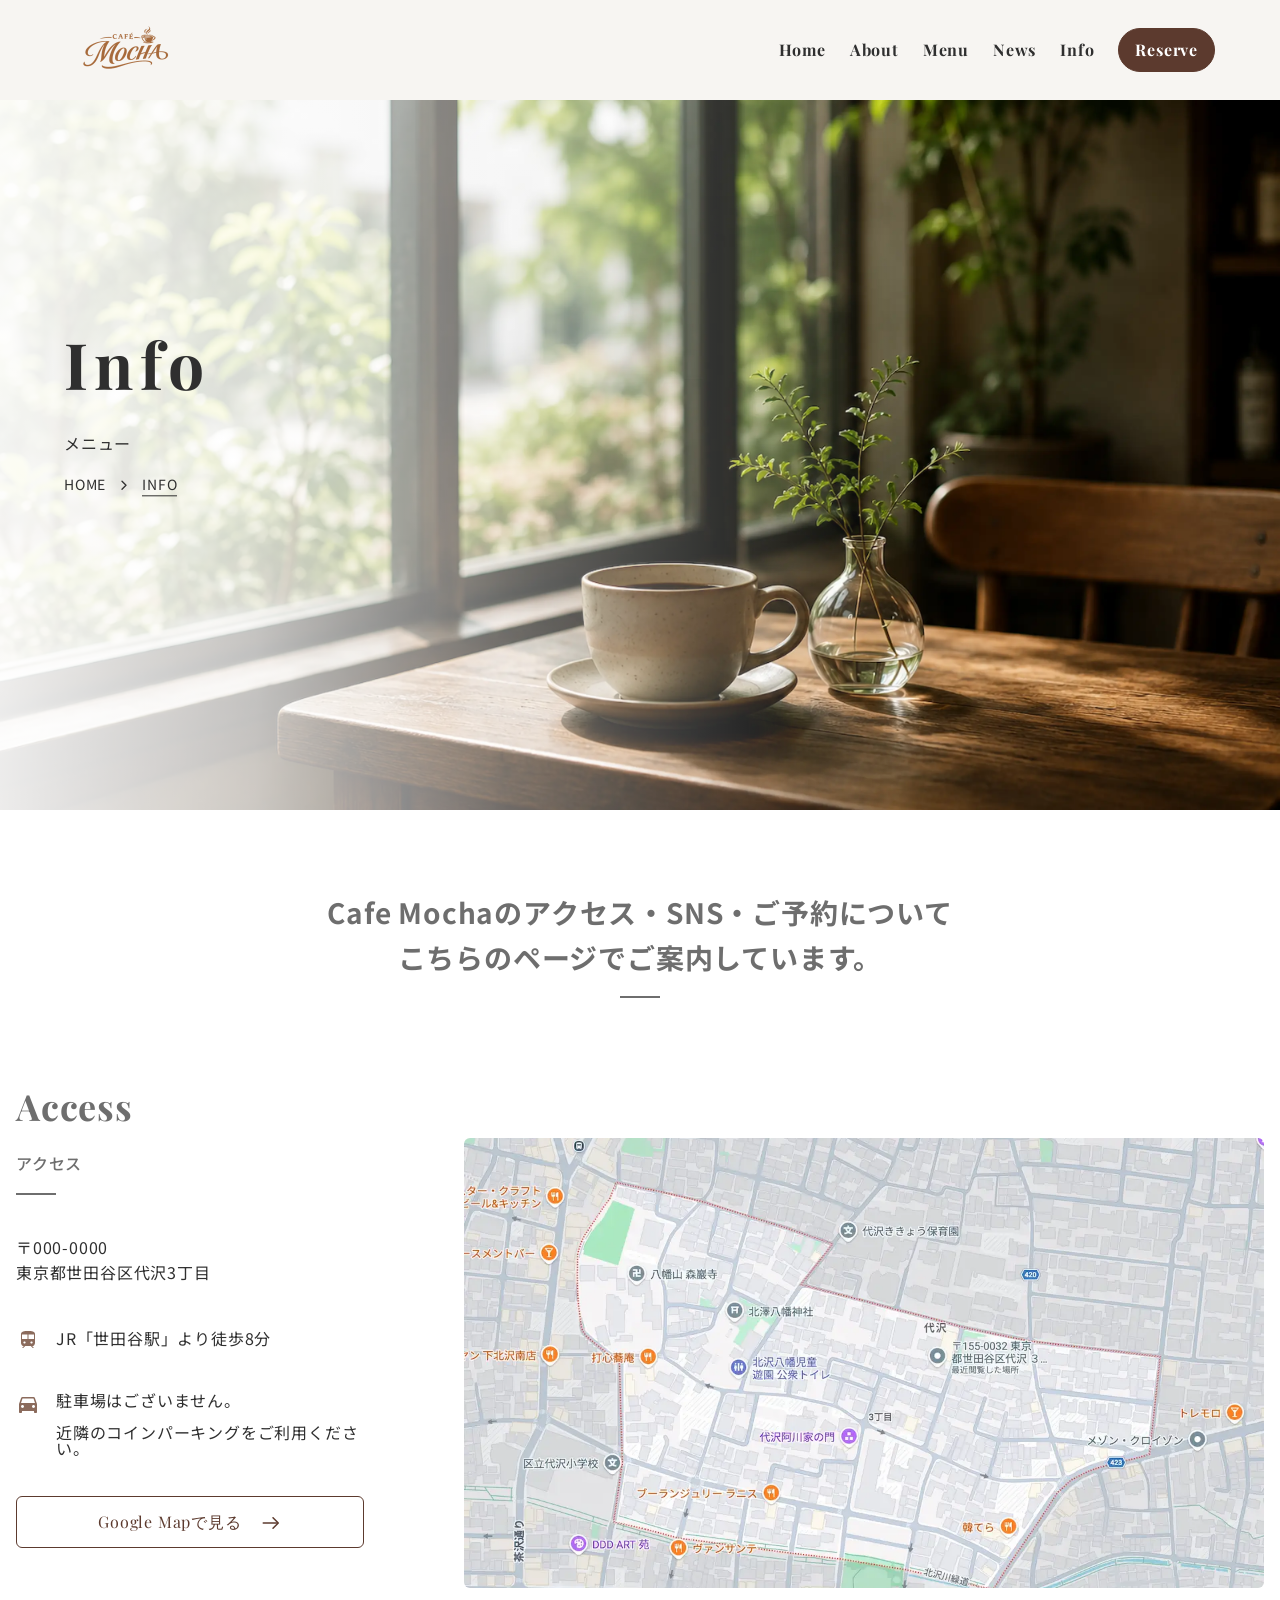
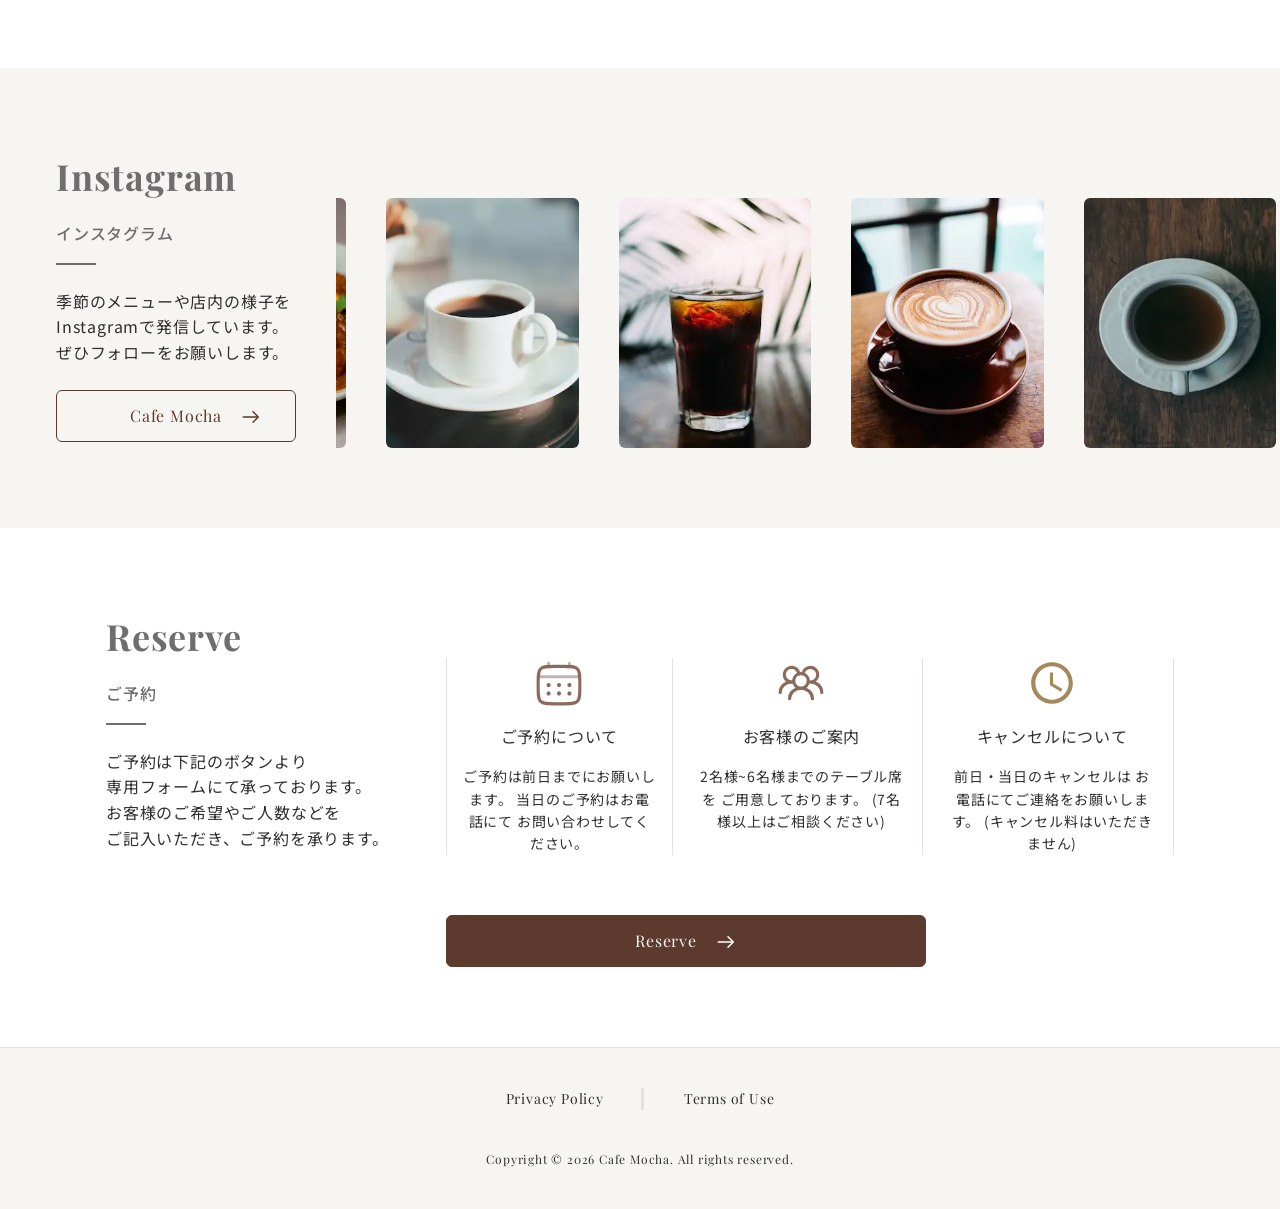
<file: info.html>
<!DOCTYPE html>
<html lang="ja">
    <head>
        <meta charset="utf-8" />
        <meta name="viewport" content="width=device-width,initial-scale=1" />
        <title>Cafe Mocha</title>
        <meta name="description" content="ページの説明" />
        <meta name="format-detection" content="telephone=no, email=no" />

        <!-- favicon/webclipicon -->
        <link rel="icon" href="assets/img/favicon/favicon.ico" />
        <link rel="icon" href="assets/img/favicon/favicon.svg" type="image/svg+xml" />
        <link rel="apple-touch-icon" href="assets/img/favicon/apple-touch-icon.png" />

        <!-- font -->
        <link rel="preconnect" href="https://fonts.googleapis.com">
        <link rel="preconnect" href="https://fonts.gstatic.com" crossorigin>
        <link href="https://fonts.googleapis.com/css2?family=Noto+Sans+JP:wght@100..900&family=Playfair+Display:ital,wght@0,400..900;1,400..900&display=swap" rel="stylesheet">
        <!-- css -->
        <link rel="stylesheet" href="assets/css/vendor/splide-core.min.css" />
        <link rel="stylesheet" href="assets/css/style.css" />

        <!-- js -->
         <script src="assets/js/vendor/gsap.min.js" defer></script>
         <script src="assets/js/vendor/ScrollTrigger.min.js" defer></script>
         <script src="assets/js/vendor/splide.min.js" defer></script>
        <script type="module" src="assets/js/main.js"></script>

        <!-- noindex -->
        <meta name="robots" content="noindex" />
    </head>
    <body>
        <header class="l-header js-header">
            <div class="header-logo">
                <a href="#">
                    <img src='assets/img/logo.svg' width='122' height='52' alt='cafe MOCHA' decoding='async' />
                </a>
            </div><!-- /.header-logo -->
            <dialog class="l-header-menu js-header-menu" aria-label="メニュー">
                <button class="l-header-menu-close-button js-header-menu-close-button" aria-label="メニューを閉じる">
                    <img src='assets/img/close-button.svg' width='48' height='48' alt='メニューを閉じる' decoding='async' />
                </button>
                <nav class="l-header-menu-nav">
                    <ul class="l-header-menu-nav-list">
                        <li class="l-header-menu-nav-item">
                            <a href="index.html" class="l-header-menu-nav-link">Home</a>
                        </li>
                        <li class="l-header-menu-nav-item">
                            <a href="about.html" class="l-header-menu-nav-link">About</a>
                        </li>
                        <li class="l-header-menu-nav-item l-accordion js-accordion">
                            <a href="menu.html" class="l-header-menu-nav-link l-header-menu-nav-link--pc">Menu</a>
                            <button class="l-header-menu-nav-link l-accordion-trigger js-accordion-trigger l-header-menu-nav-link--sp" type="button">Menu</button>
                            <ul class="l-accordion-list js-accordion-list">
                                <li class="l-accordion-item">
                                    <a href="menu.html#coffee">コーヒー</a>
                                </li>
                                <li class="l-accordion-item">
                                    <a href="menu.html#dessert">スイーツ</a>
                                </li>
                                <li class="l-accordion-item">
                                    <a href="menu.html#food">フード</a>
                                </li>
                                <li class="l-accordion-item">
                                    <a href="menu.html#drink">ドリンク</a>
                                </li>
                            </ul>
                        </li>
                        <li class="l-header-menu-nav-item">
                            <a href="news.html" class="l-header-menu-nav-link">News</a>
                        </li>
                        <li class="l-header-menu-nav-item">
                            <a href="info.html" class="l-header-menu-nav-link">Info</a>
                        </li>
                        <li class="l-header-menu-nav-item">
                            <a href="contact.html" class="l-header-menu-nav-link l-header-menu-nav-link--reserve">Reserve</a>
                        </li>
                    </ul>
                    <ul class="l-header-menu-contact-list">
                        <li class="l-header-menu-contact-item">
                            <a href="https://www.instagram.com/" class="l-header-menu-contact-link">Instagram</a>
                        </li>
                        <li class="l-header-menu-contact-item">
                            <a href="https://www.google.com/" class="l-header-menu-contact-link">contact</a>
                        </li>
                    </ul>
                </nav>
            </dialog><!-- /.header-menu -->
            <button class="l-header-menu-open-button js-header-menu-open-button" aria-label="メニューを開く">
                <img src='assets/img/open-button.svg' width='24' height='24' alt='メニューを開く' decoding='async' />
            </button>
        </header>
        <main>
            <section class="c-page-fv">
                <div class="l-container">
                    <div class="c-page-fv-content">
                        <div class="c-page-fv-title-wrap">
                            <span class="c-page-fv-title-en">Info</span>
                            <h1 class="c-page-fv-title-ja">メニュー</h1>
                        </div>

                        <ul class="c-breadcrumb-list">
                            <li class="c-breadcrumb-item">
                                <a href="index.html" class="c-breadcrumb-link">HOME</a>
                            </li>
                            <li class="c-breadcrumb-item">
                                <span class="c-breadcrumb-link c-breadcrumb-link--current">INFO</span>
                            </li>
                        </ul>
                    </div>
                </div><!-- /.l-container -->
            </section>

            <div class="c-message u-pt l-container">
                <p class="c-message-text">
                    <span>Cafe Mochaのアクセス・SNS・ご予約について</span>
                    <span>こちらのページでご案内しています。</span>
                </p>
            </div><!-- / -->

            <section class="info-access l-container-l u-ptb">
                <div class="info-access-content">
                    <div class="c-title-section-wrap">
                        <span class="c-title-section-en">Access</span>
                        <h2 class="c-title-section-ja">アクセス</h2>
                    </div>
                    
                    <p class="info-access-address">
                        <span>〒000-0000</span>
                        <span>東京都世田谷区代沢3丁目</span>
                    </p>

                    <p class="info-access-train">JR「世田谷駅」より徒歩8分</p>
                    <p class="info-access-parking">
                        <span>駐車場はございません。</span>
                        <span>近隣のコインパーキングをご利用ください。</span>
                    </p>

                    <div class="info-access-btn">
                        <a href="https://www.google.co.jp/maps/place/%E3%80%92155-0032+%E6%9D%B1%E4%BA%AC%E9%83%BD%E4%B8%96%E7%94%B0%E8%B0%B7%E5%8C%BA%E4%BB%A3%E6%B2%A2%EF%BC%93%E4%B8%81%E7%9B%AE/@35.6558295,139.669133,17.28z/data=!4m6!3m5!1s0x6018f35d66634667:0xd827d718bb24e9a0!8m2!3d35.6554125!4d139.6713584!16s%2Fg%2F1pxyny403?entry=ttu&g_ep=EgoyMDI2MDUxMy4wIKXMDSoASAFQAw%3D%3D" class="c-button c-button--large c-button--transparent">Google Mapで見る</a>
                    </div>
                </div>
                <div class="info-access-img">
                    <img src='./assets/img/info/map.webp' width='1200' height='891' alt='map' decoding='async' />
                </div>
            </section>

            <section class="info-sns u-ptb">
                <div class="info-sns-content">
                    <div class="c-title-section-wrap">
                        <span class="c-title-section-en">Instagram</span>
                        <h2 class="c-title-section-ja">インスタグラム</h2>
                    </div>
    
                    <p class="info-sns-text">
                        <span>季節のメニューや店内の様子を</span>
                        <span>Instagramで発信しています。</span>
                        <span>ぜひフォローをお願いします。</span>
                    </p>
    
                    <div class="info-sns-btn">
                        <a href="https://www.instagram.com/" class="c-button c-button--transparent c-button--info">Cafe Mocha</a>
                    </div><!-- /.info-sns-btn -->
                </div>

                <div class="info-sns-slider js-info-sns-slider splide">
                    <div class="info-sns-list splide__track">
                        <ul class="splide__list">
                            <li class="splide__slide">
                                <div class="info-sns-item-img">
                                    <img src="./assets/img/menu/menu.webp" alt="ブレンドコーヒー" width="600" height="400" decoding="async">
                                </div>
                            </li>
                            <li class="splide__slide">
                                <div class="info-sns-item-img">
                                    <img src="./assets/img/menu/menu2.webp" alt="アイスコーヒー" width="600" height="400" decoding="async">
                                </div>
                            </li>
                            <li class="splide__slide">
                                <div class="info-sns-item-img">
                                    <img src="./assets/img/menu/menu3.webp" alt="カフェラテ" width="600" height="400" decoding="async">
                                </div>
                            </li>
                            <li class="splide__slide">
                                <div class="info-sns-item-img">
                                    <img src="./assets/img/menu/menu4.webp" alt="アールグレイ" width="600" height="400" decoding="async">
                                </div>
                            </li>
                            <li class="splide__slide">
                                <div class="info-sns-item-img">
                                    <img src="./assets/img/menu/menu5.webp" alt="レモネード" width="600" height="400" decoding="async">
                                </div>
                            </li>
                            <li class="splide__slide">
                                <div class="info-sns-item-img">
                                    <img src="./assets/img/menu/menu6.webp" alt="自家製野菜のカレー" width="600" height="400" decoding="async">
                                </div>
                            </li>
                        </ul>
                    </div><!-- / -->
                </div><!-- / -->
            </section>

            <section class="info-reserve l-container u-ptb">
                <div class="info-reserve-content">
                    <div class="c-title-section-wrap c-title-section-wrap--center">
                        <span class="c-title-section-en">Reserve</span>
                        <h2 class="c-title-section-ja">ご予約</h2>
                    </div>
                    <p class="info-reserve-text">
                        <span>ご予約は下記のボタンより</span>
                        <span>専用フォームにて承っております。</span>
                        <span>お客様のご希望やご人数などを</span>
                        <span>ご記入いただき、ご予約を承ります。</span>
                    </p>
                </div>

                <div class="info-reserve-list">
                    <section class="info-reserve-item">
                        <div class="info-reserve-item-img">
                            <img src='./assets/img/info/icon_calendar.svg' width='32' height='32' alt='ご予約について' decoding='async' />
                        </div><!-- / -->
                        <div class="info-reserve-item-content">
                            <h3 class="info-reserve-item-title">ご予約について</h3>
                            <p class="info-reserve-item-text">
                                <span>ご予約は前日までにお願いします。</span>
                                <span>当日のご予約はお電話にて</span>
                                <span>お問い合わせしてください。</span>
                            </p>
                        </div><!-- / -->
                    </section>

                    <section class="info-reserve-item">
                        <div class="info-reserve-item-img">
                            <img src='./assets/img/info/icon_user.svg' width='32' height='32' alt='お客様のご案内' decoding='async' />
                        </div><!-- / -->
                        <div class="info-reserve-item-content">
                            <h3 class="info-reserve-item-title">お客様のご案内</h3>
                            <p class="info-reserve-item-text">
                                <span>2名様~6名様までのテーブル席を</span>
                                <span>ご用意しております。</span>
                                <span>(7名様以上はご相談ください)</span>
                            </p>
                        </div><!-- / -->
                    </section>

                    <section class="info-reserve-item">
                        <div class="info-reserve-item-img">
                            <img src='./assets/img/info/icon-watch.svg' width='32' height='32' alt='キャンセルについて' decoding='async' />
                        </div><!-- / -->
                        <div class="info-reserve-item-content">
                            <h3 class="info-reserve-item-title">キャンセルについて</h3>
                            <p class="info-reserve-item-text">
                                <span>前日・当日のキャンセルは</span>
                                <span>お電話にてご連絡をお願いします。</span>
                                <span>(キャンセル料はいただきません)</span>
                            </p>
                        </div><!-- / -->
                    </section>
                </div>

                <div class="info-reserve-btn">
                    <a href="contact.html" class="c-button c-button--large c-button--primary c-button--center">Reserve</a>
                </div><!-- / -->
            </section>

        </main>
        <footer class="l-footer">
            <div class="l-container">
                <ul class="l-footer-legal-list">
                    <li class="l-footer-legal-item">
                        <a href="privacy.html" class="l-footer-legal-link">Privacy Policy</a>
                    </li>
                    <li class="l-footer-legal-item">
                        <a href="#" class="l-footer-legal-link">Terms of Use</a>
                    </li>
                </ul>
                <small class="l-footer-copyright">
                    <span>Copyright © 2026 Cafe Mocha. All rights reserved.</span>
                </small>
            </div>
        </footer>
    </body>
</html>
</file>
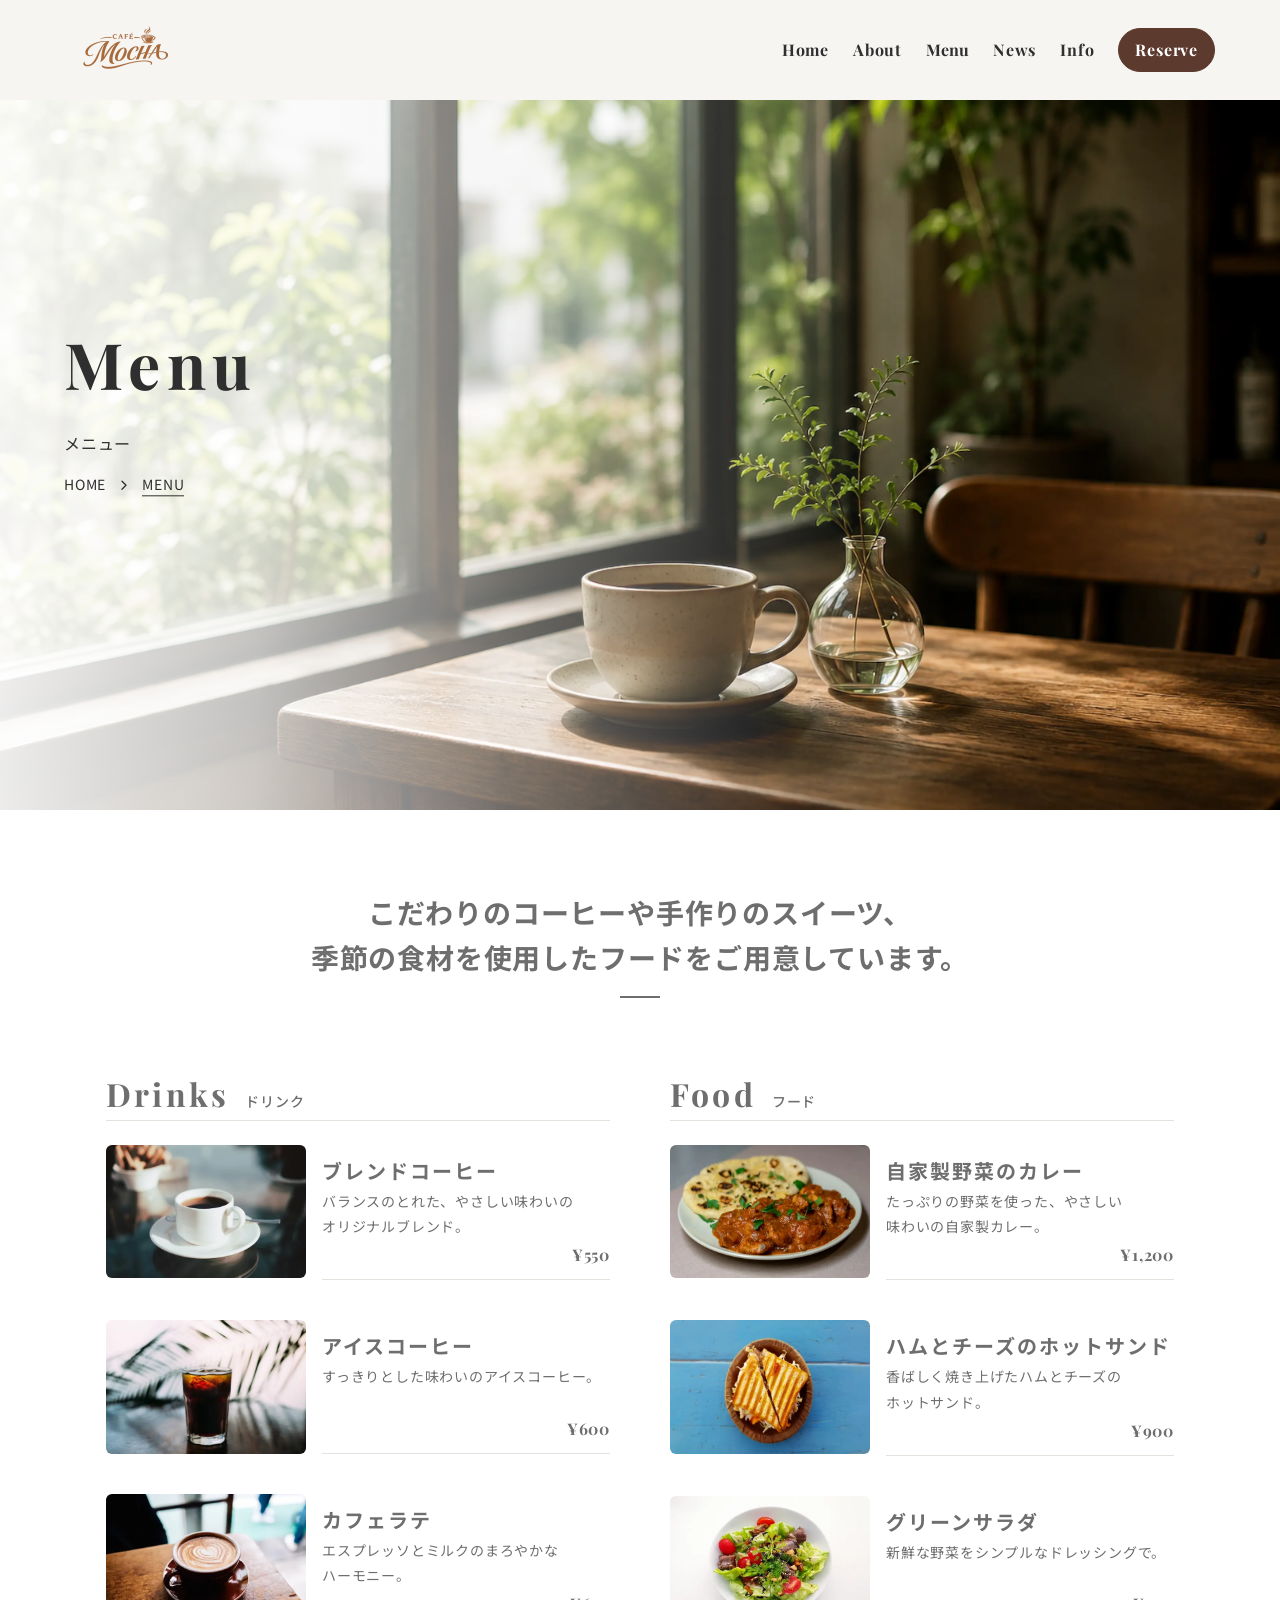
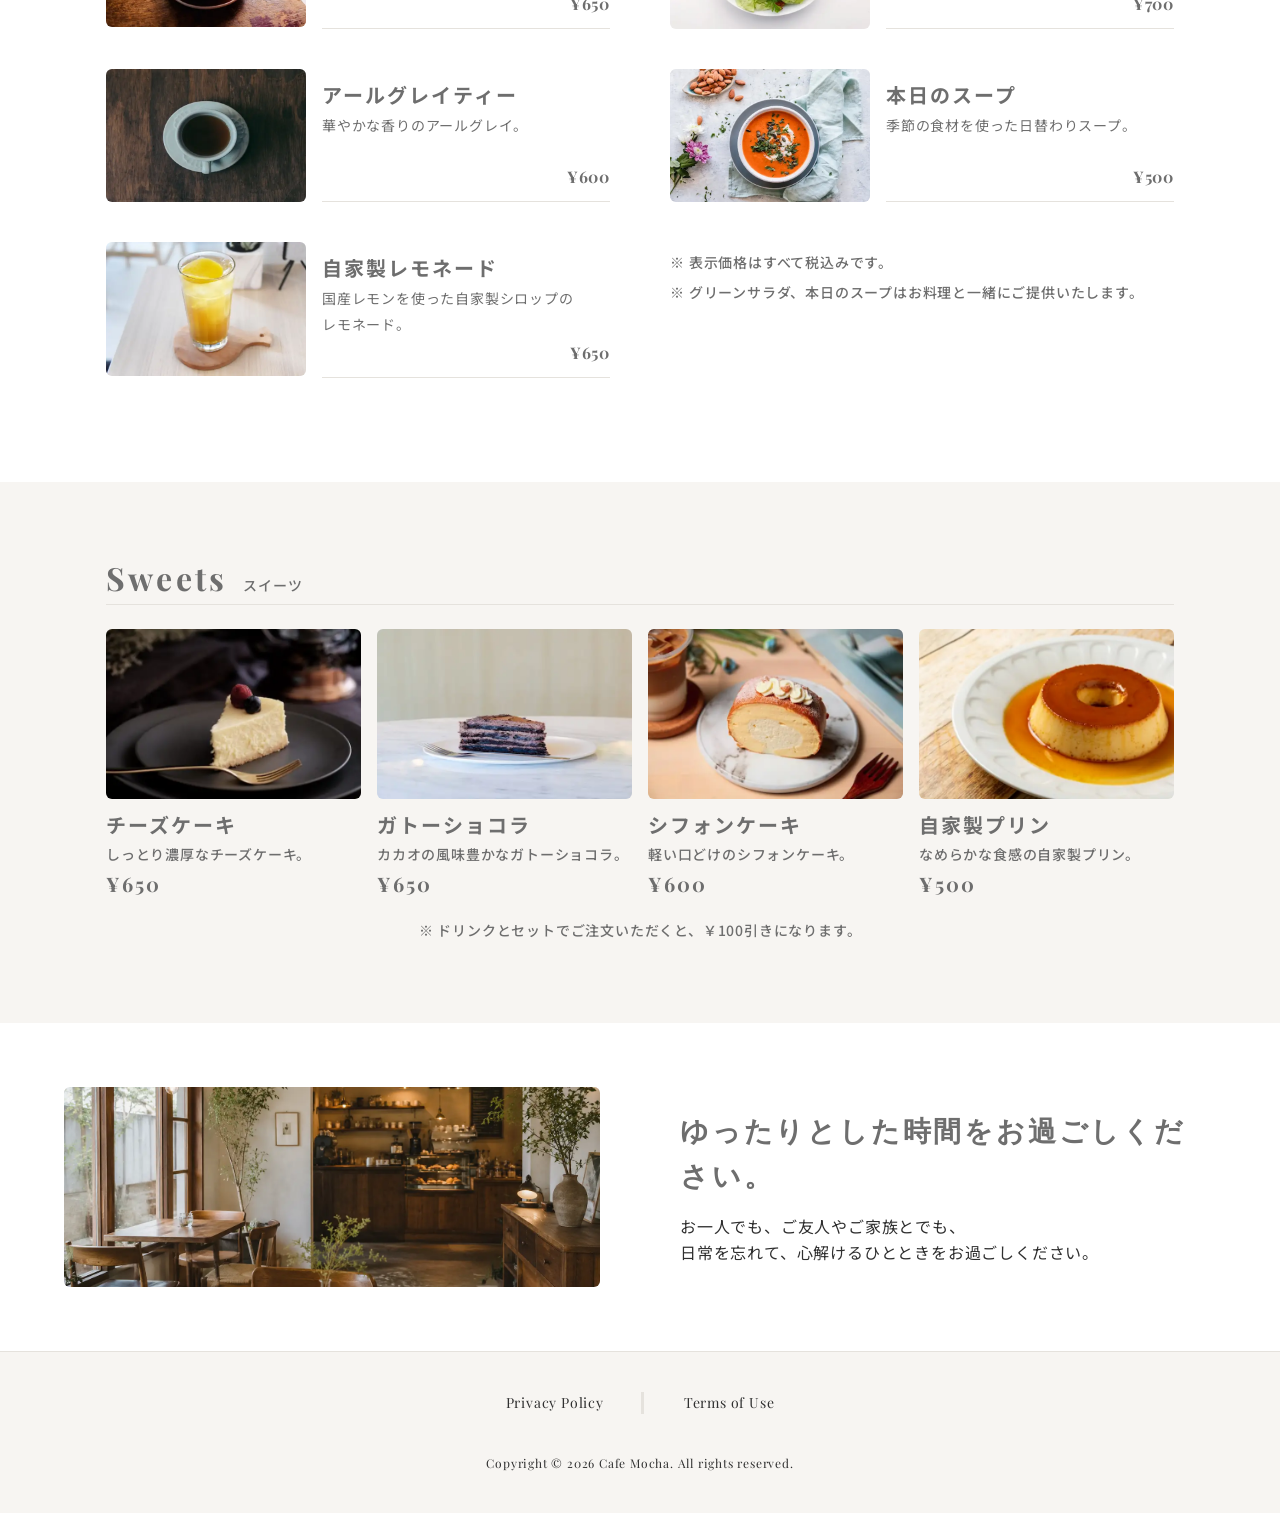
<file: menu.html>
<!DOCTYPE html>
<html lang="ja">
    <head>
        <meta charset="utf-8" />
        <meta name="viewport" content="width=device-width,initial-scale=1" />
        <title>Cafe Mocha</title>
        <meta name="description" content="ページの説明" />
        <meta name="format-detection" content="telephone=no, email=no" />

        <!-- favicon/webclipicon -->
        <link rel="icon" href="assets/img/favicon/favicon.ico" />
        <link rel="icon" href="assets/img/favicon/favicon.svg" type="image/svg+xml" />
        <link rel="apple-touch-icon" href="assets/img/favicon/apple-touch-icon.png" />

        <!-- font -->
        <link rel="preconnect" href="https://fonts.googleapis.com">
        <link rel="preconnect" href="https://fonts.gstatic.com" crossorigin>
        <link href="https://fonts.googleapis.com/css2?family=Noto+Sans+JP:wght@100..900&family=Playfair+Display:ital,wght@0,400..900;1,400..900&display=swap" rel="stylesheet">
        <!-- css -->
        <link rel="stylesheet" href="assets/css/vendor/splide-core.min.css" />
        <link rel="stylesheet" href="assets/css/style.css" />

        <!-- js -->
         <script src="assets/js/vendor/gsap.min.js" defer></script>
         <script src="assets/js/vendor/ScrollTrigger.min.js" defer></script>
         <script src="assets/js/vendor/splide.min.js" defer></script>
        <script type="module" src="assets/js/main.js"></script>

        <!-- noindex -->
        <meta name="robots" content="noindex" />
    </head>
    <body>
        <header class="l-header js-header">
            <div class="header-logo">
                <a href="#">
                    <img src='assets/img/logo.svg' width='122' height='52' alt='cafe MOCHA' decoding='async' />
                </a>
            </div><!-- /.header-logo -->
            <dialog class="l-header-menu js-header-menu" aria-label="メニュー">
                <button class="l-header-menu-close-button js-header-menu-close-button" aria-label="メニューを閉じる">
                    <img src='assets/img/close-button.svg' width='48' height='48' alt='メニューを閉じる' decoding='async' />
                </button>
                <nav class="l-header-menu-nav">
                    <ul class="l-header-menu-nav-list">
                        <li class="l-header-menu-nav-item">
                            <a href="index.html" class="l-header-menu-nav-link">Home</a>
                        </li>
                        <li class="l-header-menu-nav-item">
                            <a href="about.html" class="l-header-menu-nav-link">About</a>
                        </li>
                        <li class="l-header-menu-nav-item l-accordion js-accordion">
                            <button class="l-header-menu-nav-link l-accordion-trigger js-accordion-trigger" type="button">Menu</button>
                            <ul class="l-accordion-list js-accordion-list">
                                <li class="l-accordion-item">
                                    <a href="menu.html#coffee">コーヒー</a>
                                </li>
                                <li class="l-accordion-item">
                                    <a href="menu.html#dessert">スイーツ</a>
                                </li>
                                <li class="l-accordion-item">
                                    <a href="menu.html#food">フード</a>
                                </li>
                                <li class="l-accordion-item">
                                    <a href="menu.html#drink">ドリンク</a>
                                </li>
                            </ul>
                        </li>
                        <li class="l-header-menu-nav-item">
                            <a href="news.html" class="l-header-menu-nav-link">News</a>
                        </li>
                        <li class="l-header-menu-nav-item">
                                <a href="info.html" class="l-header-menu-nav-link">Info</a>
                        </li>
                        <li class="l-header-menu-nav-item">
                            <a href="contact.html" class="l-header-menu-nav-link l-header-menu-nav-link--reserve">Reserve</a>
                        </li>
                    </ul>
                    <ul class="l-header-menu-contact-list">
                        <li class="l-header-menu-contact-item">
                            <a href="https://www.instagram.com/" class="l-header-menu-contact-link">Instagram</a>
                        </li>
                        <li class="l-header-menu-contact-item">
                            <a href="https://www.google.com/" class="l-header-menu-contact-link">contact</a>
                        </li>
                    </ul>
                </nav>
            </dialog><!-- /.header-menu -->
            <button class="l-header-menu-open-button js-header-menu-open-button" aria-label="メニューを開く">
                <img src='assets/img/open-button.svg' width='24' height='24' alt='メニューを開く' decoding='async' />
            </button>
        </header>
        <main>
            <section class="c-page-fv">
                <div class="l-container">
                    <div class="c-page-fv-content">
                        <div class="c-page-fv-title-wrap">
                            <span class="c-page-fv-title-en">Menu</span>
                            <h1 class="c-page-fv-title-ja">メニュー</h1>
                        </div>
                        
                        <ul class="c-breadcrumb-list">
                            <li class="c-breadcrumb-item">
                                <a href="index.html" class="c-breadcrumb-link">HOME</a>
                            </li>
                            <li class="c-breadcrumb-item">
                                <span class="c-breadcrumb-link c-breadcrumb-link--current">MENU</span>
                            </li>
                        </ul>
                    </div>
                </div><!-- /.l-container -->
            </section>

            <div class="c-message u-pt l-container">
                <p class="c-message-text">
                    <span>こだわりのコーヒーや手作りのスイーツ、</span>
                    <span>季節の食材を使用したフードをご用意しています。</span>
                </p>
            </div><!-- / -->

            <section class="menu-feature l-container u-ptb">
                <div class="menu-feature-content">
                    <h2 class="menu-feature-title-wrap">
                        <span class="menu-feature-title-en">Drinks</span>
                        <span class="menu-feature-title-ja">ドリンク</span>
                    </h2>

                    <ul class="menu-feature-list">
                        <li class="c-menu-item">
                            <div class="c-menu-item-wrap" id="coffee">
                                <div class="c-menu-item-img">
                                    <img src='assets/img/menu/menu.webp' width='600' height='400' alt='ブレンドコーヒー' decoding='async' />
                                </div>
                                <div class="c-menu-item-content">
                                    <h3 class="c-menu-item-title">ブレンドコーヒー</h3>
                                    <p class="c-menu-item-text">
                                        <span>バランスのとれた、やさしい味わいの</span>
                                        <span>オリジナルブレンド。</span>
                                    </p>
                                    <p class="c-menu-item-price">¥550</p>
                                </div>
                            </div>
                        </li>

                        <li class="c-menu-item">
                            <div class="c-menu-item-wrap">
                                <div class="c-menu-item-img">
                                    <img src='assets/img/menu/menu2.webp' width='600' height='400' alt='アイスコーヒー' decoding='async' />
                                </div>
                                <div class="c-menu-item-content">
                                    <h3 class="c-menu-item-title">アイスコーヒー</h3>
                                    <p class="c-menu-item-text">
                                        <span>すっきりとした味わいのアイスコーヒー。</span>
                                    </p>
                                    <p class="c-menu-item-price">¥600</p>
                                </div>
                            </div>
                        </li>

                        <li class="c-menu-item">
                            <div class="c-menu-item-wrap">
                                <div class="c-menu-item-img">
                                <img src='assets/img/menu/menu3.webp' width='600' height='400' alt='カフェラテ' decoding='async' />
                            </div>
                            <div class="c-menu-item-content">
                                <h3 class="c-menu-item-title">カフェラテ</h3>
                                <p class="c-menu-item-text">
                                    <span>エスプレッソとミルクのまろやかな</span>
                                    <span>ハーモニー。</span>
                                </p>
                                <p class="c-menu-item-price">¥650</p>
                            </div>
                        </li>

                        <li class="c-menu-item">
                            <div class="c-menu-item-wrap" id="drink">
                                <div class="c-menu-item-img">
                                    <img src='assets/img/menu/menu4.webp' width='600' height='400' alt='アールグレイティー' decoding='async' />
                                </div>
                                <div class="c-menu-item-content">
                                    <h3 class="c-menu-item-title">アールグレイティー</h3>
                                    <p class="c-menu-item-text">
                                        <span>華やかな香りのアールグレイ。</span>
                                    </p>
                                    <p class="c-menu-item-price">¥600</p>
                                </div>
                            </div>
                        </li>

                        <li class="c-menu-item">
                            <div class="c-menu-item-wrap">
                                <div class="c-menu-item-img">
                                    <img src='assets/img/menu/menu5.webp' width='600' height='400' alt='自家製レモネード' decoding='async' />
                                </div>
                                <div class="c-menu-item-content">
                                    <h3 class="c-menu-item-title">自家製レモネード</h3>
                                    <p class="c-menu-item-text">
                                        <span>国産レモンを使った自家製シロップの</span>
                                        <span>レモネード。</span>
                                    </p>
                                    <p class="c-menu-item-price">¥650</p>
                                </div>
                            </div>
                        </li>
                    </ul>
                </div>
                <div class="menu-feature-content" id="food">
                    <h2 class="menu-feature-title-wrap">
                        <span class="menu-feature-title-en">Food</span>
                        <span class="menu-feature-title-ja">フード</span>
                    </h2>

                    <ul class="menu-feature-list">
                        <li class="c-menu-item">
                            <div class="c-menu-item-wrap">
                                <div class="c-menu-item-img">
                                    <img src='assets/img/menu/menu6.webp' width='600' height='400' alt='ブレンドコーヒー' decoding='async' />
                                </div>
                                <div class="c-menu-item-content">
                                    <h3 class="c-menu-item-title">自家製野菜のカレー</h3>
                                    <p class="c-menu-item-text">
                                        <span>たっぷりの野菜を使った、やさしい</span>
                                        <span>味わいの自家製カレー。</span>
                                    </p>
                                    <p class="c-menu-item-price">¥1,200</p>
                                </div>
                            </div>
                        </li>

                        <li class="c-menu-item">
                            <div class="c-menu-item-wrap">
                                <div class="c-menu-item-img">
                                <img src='assets/img/menu/menu7.webp' width='600' height='400' alt='ブレンドコーヒー' decoding='async' />
                            </div>
                            <div class="c-menu-item-content">
                                <h3 class="c-menu-item-title">ハムとチーズのホットサンド</h3>
                                <p class="c-menu-item-text">
                                    <span>香ばしく焼き上げたハムとチーズの</span>
                                    <span>ホットサンド。</span>
                                </p>
                                <p class="c-menu-item-price">¥900</p>
                            </div>
                        </li>

                        <li class="c-menu-item">
                            <div class="c-menu-item-wrap">
                                <div class="c-menu-item-img">
                                    <img src='assets/img/menu/menu8.webp' width='600' height='400' alt='ブレンドコーヒー' decoding='async' />
                                </div>
                                <div class="c-menu-item-content">
                                    <h3 class="c-menu-item-title">グリーンサラダ</h3>
                                    <p class="c-menu-item-text">
                                        <span>新鮮な野菜をシンプルなドレッシングで。</span>
                                    </p>
                                    <p class="c-menu-item-price">¥700</p>
                                </div>
                            </div>
                        </li>

                        <li class="c-menu-item">
                            <div class="c-menu-item-wrap">
                                <div class="c-menu-item-img">
                                    <img src='assets/img/menu/menu9.webp' width='600' height='400' alt='ブレンドコーヒー' decoding='async' />
                                </div>
                                <div class="c-menu-item-content">
                                    <h3 class="c-menu-item-title">本日のスープ</h3>
                                    <p class="c-menu-item-text">
                                        <span>季節の食材を使った日替わりスープ。</span>
                                    </p>
                                    <p class="c-menu-item-price">¥500</p>
                                </div>
                            </div>
                        </li>
                    </ul>
                    <p class="menu-feature-item-note">
                        <span>表示価格はすべて税込みです。</span>
                        <span>グリーンサラダ、本日のスープはお料理と一緒にご提供いたします。</span>
                    </p><!-- / -->
                </div>
            </section>

            <section class="menu-sweets u-ptb" id="dessert">
                <div class="l-container">
                <h2 class="menu-sweets-title-wrap">
                    <span class="menu-sweets-title-en">Sweets</span>
                    <span class="menu-sweets-title-ja">スイーツ</span>
                </h2>

                <ul class="menu-sweets-list">
                    <li class="menu-sweets-item">
                        <div class="menu-sweets-item-img">
                            <img src='assets/img/menu/menu10.webp' width='600' height='400' alt='ブレンドコーヒー' decoding='async' />
                        </div>
                        <div class="menu-sweets-item-content">
                            <h3 class="menu-sweets-item-title">チーズケーキ</h3>
                            <p class="menu-sweets-item-text">
                                <span>しっとり濃厚なチーズケーキ。</span>
                            </p>
                            <p class="menu-sweets-item-price">¥650</p>
                        </div>
                    </li>

                    <li class="menu-sweets-item">
                        <div class="menu-sweets-item-img">
                            <img src='assets/img/menu/menu11.webp' width='600' height='400' alt='ブレンドコーヒー' decoding='async' />
                        </div>
                        <div class="menu-sweets-item-content">
                            <h3 class="menu-sweets-item-title">ガトーショコラ</h3>
                            <p class="menu-sweets-item-text">
                                <span>カカオの風味豊かなガトーショコラ。</span>
                            </p>
                            <p class="menu-sweets-item-price">¥650</p>
                        </div>
                    </li>

                    <li class="menu-sweets-item">
                        <div class="menu-sweets-item-img">
                            <img src='assets/img/menu/menu12.webp' width='600' height='400' alt='ブレンドコーヒー' decoding='async' />
                        </div>
                        <div class="menu-sweets-item-content">
                            <h3 class="menu-sweets-item-title">シフォンケーキ</h3>
                            <p class="menu-sweets-item-text">
                                <span>軽い口どけのシフォンケーキ。</span>
                            </p>
                            <p class="menu-sweets-item-price">¥600</p>
                        </div>
                    </li>

                    <li class="menu-sweets-item">
                        <div class="menu-sweets-item-img">
                            <img src='assets/img/menu/menu13.webp' width='600' height='400' alt='ブレンドコーヒー' decoding='async' />
                        </div>
                        <div class="menu-sweets-item-content">
                            <h3 class="menu-sweets-item-title">自家製プリン</h3>
                            <p class="menu-sweets-item-text">
                                <span>なめらかな食感の自家製プリン。</span>
                            </p>
                            <p class="menu-sweets-item-price">¥500</p>
                        </div>
                    </li>
                </ul>
                <p class="menu-sweets-item-note">ドリンクとセットでご注文いただくと、￥100引きになります。</p>
                </div>
            </section>

                <div class="c-cta">
                    <div class="c-cta-img">
                        <img src='./assets/img/about-detail2.webp' width='1400' height='933' alt='店内の様子' decoding='async' />
                    </div><!-- /.c-cta-img -->
                    <div class="c-cta-content">
                        <h2 class="c-cta-title">ゆったりとした時間をお過ごしください。</h2><!-- /.c-cta-title -->
                        <p class="c-cta-text">
                            <span>お一人でも、ご友人やご家族とでも、</span>
                            <span>日常を忘れて、心解けるひとときをお過ごしください。</span>
                        </p><!-- / -->
                    </div><!-- /.c-cta-content -->
                </div><!-- /.c-cta -->
        </main>
        <footer class="l-footer">
            <div class="l-container">
                <ul class="l-footer-legal-list">
                    <li class="l-footer-legal-item">
                        <a href="privacy.html" class="l-footer-legal-link">Privacy Policy</a>
                    </li>
                    <li class="l-footer-legal-item">
                        <a href="#" class="l-footer-legal-link">Terms of Use</a>
                    </li>
                </ul>
                <small class="l-footer-copyright">
                    <span>Copyright © 2026 Cafe Mocha. All rights reserved.</span>
                </small>
            </div>
        </footer>
    </body>
</html>
</file>
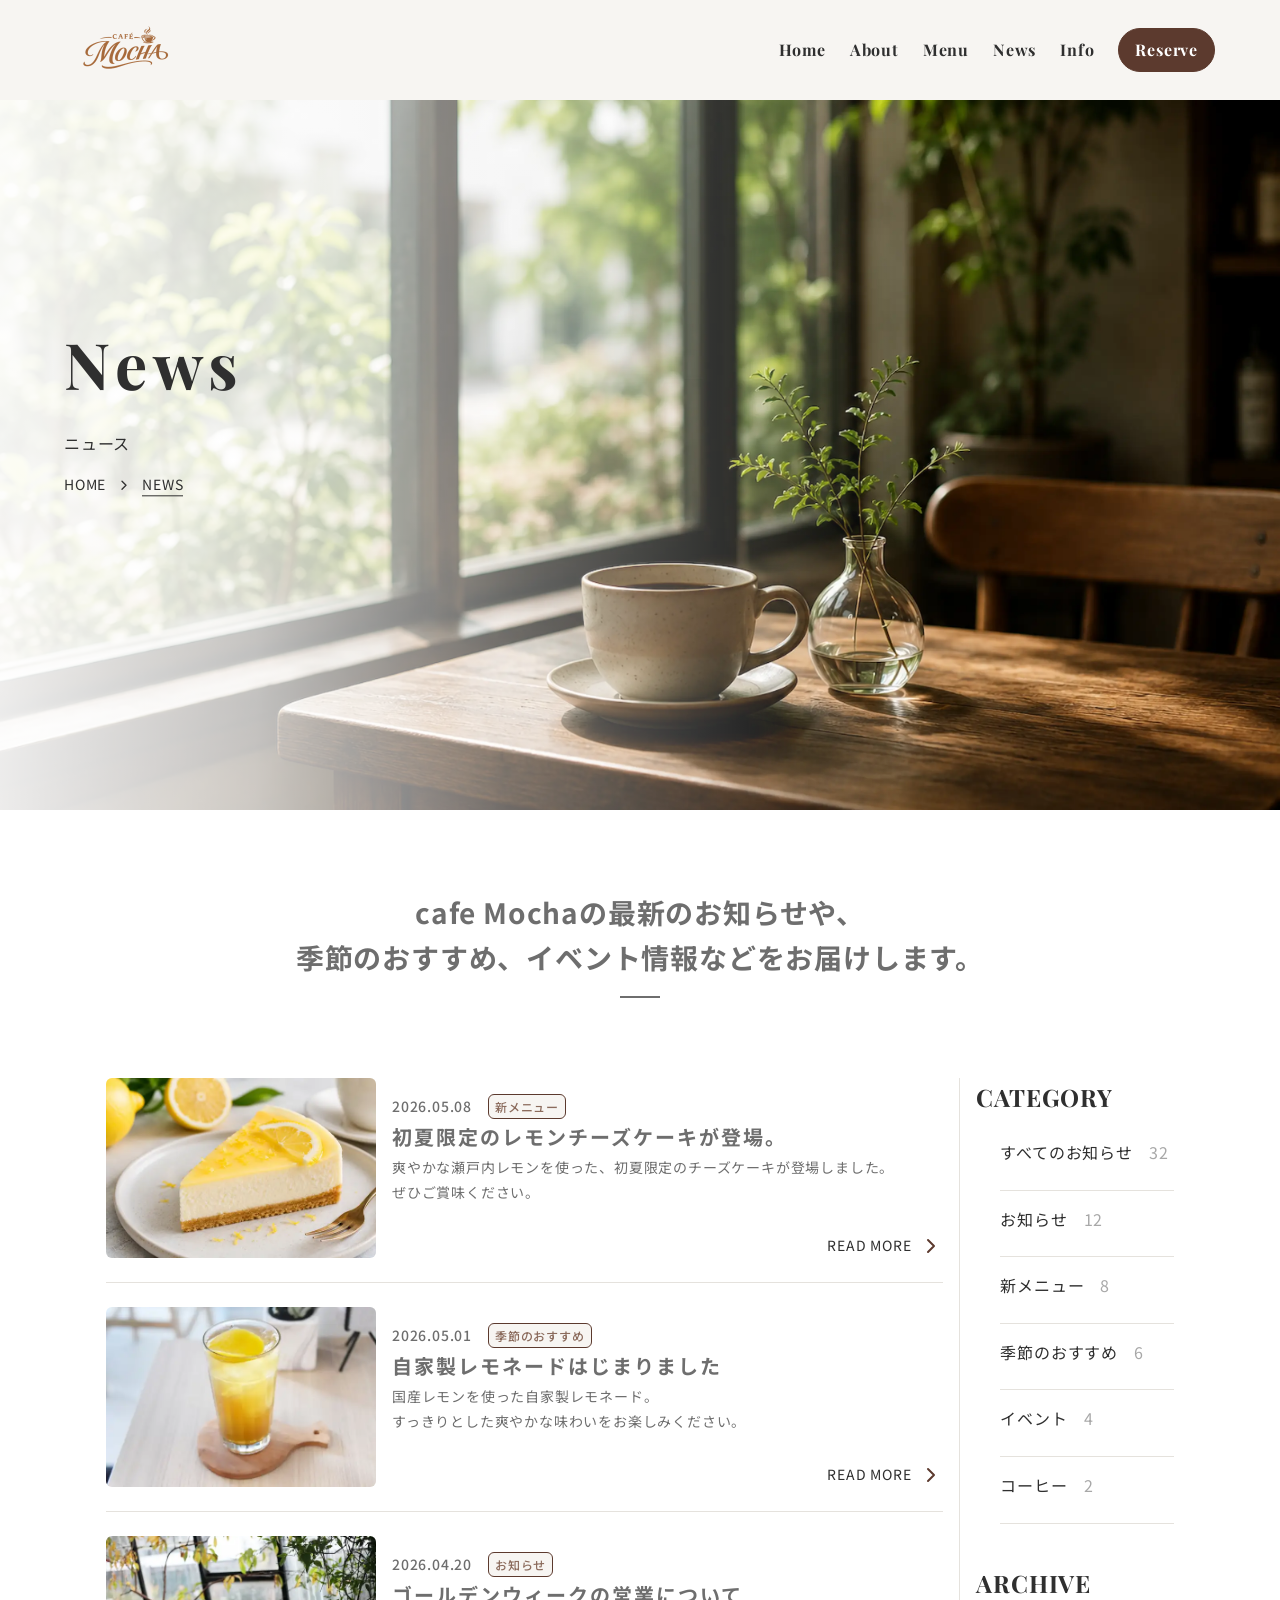
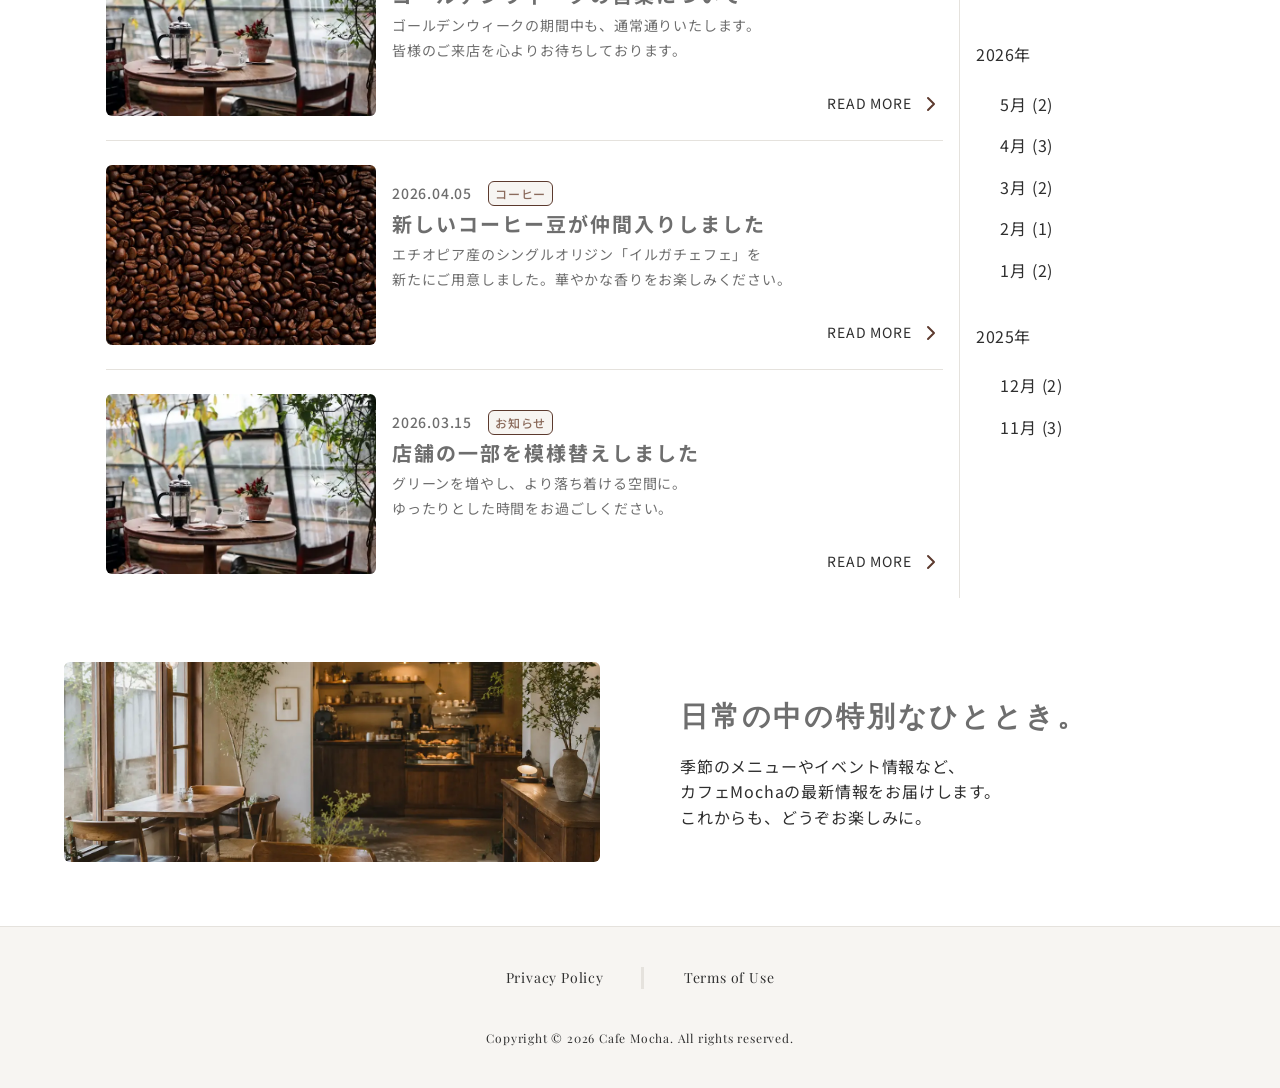
<file: news.html>
<!DOCTYPE html>
<html lang="ja">
    <head>
        <meta charset="utf-8" />
        <meta name="viewport" content="width=device-width,initial-scale=1" />
        <title>Cafe Mocha</title>
        <meta name="description" content="ページの説明" />
        <meta name="format-detection" content="telephone=no, email=no" />

        <!-- favicon/webclipicon -->
        <link rel="icon" href="assets/img/favicon/favicon.ico" />
        <link rel="icon" href="assets/img/favicon/favicon.svg" type="image/svg+xml" />
        <link rel="apple-touch-icon" href="assets/img/favicon/apple-touch-icon.png" />

        <!-- font -->
        <link rel="preconnect" href="https://fonts.googleapis.com">
        <link rel="preconnect" href="https://fonts.gstatic.com" crossorigin>
        <link href="https://fonts.googleapis.com/css2?family=Noto+Sans+JP:wght@100..900&family=Playfair+Display:ital,wght@0,400..900;1,400..900&display=swap" rel="stylesheet">
        <!-- css -->
        <link rel="stylesheet" href="assets/css/vendor/splide-core.min.css" />
        <link rel="stylesheet" href="assets/css/style.css" />

        <!-- js -->
         <script src="assets/js/vendor/gsap.min.js" defer></script>
         <script src="assets/js/vendor/ScrollTrigger.min.js" defer></script>
         <script src="assets/js/vendor/splide.min.js" defer></script>
        <script type="module" src="assets/js/main.js"></script>

        <!-- noindex -->
        <meta name="robots" content="noindex" />
    </head>
    <body>
        <header class="l-header js-header">
            <div class="header-logo">
                <a href="index.html">
                    <img src='assets/img/logo.svg' width='122' height='52' alt='cafe MOCHA' decoding='async' />
                </a>
            </div><!-- /.header-logo -->
            <dialog class="l-header-menu js-header-menu" aria-label="メニュー">
                <button class="l-header-menu-close-button js-header-menu-close-button" aria-label="メニューを閉じる">
                    <img src='assets/img/close-button.svg' width='48' height='48' alt='メニューを閉じる' decoding='async' />
                </button>
                <nav class="l-header-menu-nav">
                    <ul class="l-header-menu-nav-list">
                        <li class="l-header-menu-nav-item">
                            <a href="index.html" class="l-header-menu-nav-link">Home</a>
                        </li>
                        <li class="l-header-menu-nav-item">
                            <a href="about.html" class="l-header-menu-nav-link">About</a>
                        </li>
                        <li class="l-header-menu-nav-item l-accordion js-accordion">
                            <a href="menu.html" class="l-header-menu-nav-link l-header-menu-nav-link--pc">Menu</a>
                            <button class="l-header-menu-nav-link l-accordion-trigger js-accordion-trigger l-header-menu-nav-link--sp" type="button">Menu</button>
                            <ul class="l-accordion-list js-accordion-list">
                                <li class="l-accordion-item">
                                    <a href="menu.html#coffee">コーヒー</a>
                                </li>
                                <li class="l-accordion-item">
                                    <a href="menu.html#dessert">スイーツ</a>
                                </li>
                                <li class="l-accordion-item">
                                    <a href="menu.html#food">フード</a>
                                </li>
                                <li class="l-accordion-item">
                                    <a href="menu.html#drink">ドリンク</a>
                                </li>
                            </ul>
                        </li>
                        <li class="l-header-menu-nav-item">
                            <a href="news.html" class="l-header-menu-nav-link">News</a>
                        </li>
                        <li class="l-header-menu-nav-item">
                            <a href="info.html" class="l-header-menu-nav-link">Info</a>
                        </li>
                        <li class="l-header-menu-nav-item">
                            <a href="contact.html" class="l-header-menu-nav-link l-header-menu-nav-link--reserve">Reserve</a>
                        </li>
                    </ul>
                    <ul class="l-header-menu-contact-list">
                        <li class="l-header-menu-contact-item">
                            <a href="https://www.instagram.com/" class="l-header-menu-contact-link">Instagram</a>
                        </li>
                        <li class="l-header-menu-contact-item">
                            <a href="https://www.google.com/" class="l-header-menu-contact-link">contact</a>
                        </li>
                    </ul>
                </nav>
            </dialog><!-- /.header-menu -->
            <button class="l-header-menu-open-button js-header-menu-open-button" aria-label="メニューを開く">
                <img src='assets/img/open-button.svg' width='24' height='24' alt='メニューを開く' decoding='async' />
            </button>
        </header>
        <main>
            <section class="c-page-fv">
                <div class="l-container">
                    <div class="c-page-fv-content">
                        <div class="c-page-fv-title-wrap">
                            <span class="c-page-fv-title-en">News</span>
                            <h1 class="c-page-fv-title-ja">ニュース</h1>
                        </div>
                        
                        <ul class="c-breadcrumb-list">
                            <li class="c-breadcrumb-item">
                                <a href="index.html" class="c-breadcrumb-link">HOME</a>
                            </li>
                            <li class="c-breadcrumb-item">
                                <span class="c-breadcrumb-link c-breadcrumb-link--current">NEWS</span>
                            </li>
                        </ul>
                    </div>
                </div><!-- /.l-container -->
            </section>

            <div class="c-message u-pt l-container">
                <p class="c-message-text">
                    <span>cafe Mochaの最新のお知らせや、</span>
                    <span>季節のおすすめ、イベント情報などをお届けします。</span>
                </p>
            </div><!-- / -->

            <div class="news-container l-container u-pt">
                <div class="news-archive">
                    <article class="c-menu-item">
                        <a href="#" class="c-menu-item-link">
                            <div class="c-menu-item-wrap c-menu-item-wrap--news">
                                <div class="c-menu-item-img">
                                    <img src='assets/img/news/news.webp' width='600' height='400' alt='レモンチーズケーキ' decoding='async' />
                                </div><!-- / -->
                                <div class="c-menu-item-content c-menu-item-content--news">
                                    <div class="c-date">
                                        <time datetime="2026-05-08">2026.05.08</time>
                                        <span class="c-tag">新メニュー</span>
                                    </div>
                                    <h2 class="c-menu-item-title">初夏限定のレモンチーズケーキが登場。</h2>
                                    <p class="c-menu-item-text">
                                        <span>爽やかな瀬戸内レモンを使った、初夏限定のチーズケーキが登場しました。</span>
                                        <span>ぜひご賞味ください。</span>
                                    </p>
                                    <div class="news-item-btn">
                                        <span class="news-item-btn-text">READ MORE</span>
                                    </div><!-- / -->
                                </div><!-- / -->
                            </div>
                        </a>
                    </article>
    
                    <article class="c-menu-item">
                        <a href="#" class="c-menu-item-link">
                            <div class="c-menu-item-wrap c-menu-item-wrap--news">
                                <div class="c-menu-item-img">
                                    <img src='assets/img/news/news4.webp' width='600' height='400' alt='レモンチーズケーキ' decoding='async' />
                                </div><!-- / -->
                                <div class="c-menu-item-content c-menu-item-content--news">
                                    <div class="c-date">
                                        <time datetime="2026-05-08">2026.05.01</time>
                                        <span class="c-tag">季節のおすすめ</span>
                                    </div>
                                    <h2 class="c-menu-item-title">自家製レモネードはじまりました</h2>
                                    <p class="c-menu-item-text">
                                        <span>国産レモンを使った自家製レモネード。</span>
                                        <span>すっきりとした爽やかな味わいをお楽しみください。</span>
                                    </p>
                                    <div class="news-item-btn">
                                        <span class="news-item-btn-text">READ MORE</span>
                                    </div><!-- / -->
                                </div><!-- / -->
                            </div>
                        </a>
                    </article>
    
                    <article class="c-menu-item">
                        <a href="#" class="c-menu-item-link">
                            <div class="c-menu-item-wrap c-menu-item-wrap--news">
                                <div class="c-menu-item-img">
                                    <img src='assets/img/news/news3.webp' width='600' height='400' alt='レモンチーズケーキ' decoding='async' />
                                </div><!-- / -->
                                <div class="c-menu-item-content c-menu-item-content--news">
                                    <div class="c-date">
                                        <time datetime="2026-05-08">2026.04.20</time>
                                        <span class="c-tag">お知らせ</span>
                                    </div>
                                    <h2 class="c-menu-item-title">ゴールデンウィークの営業について</h2>
                                    <p class="c-menu-item-text">
                                        <span>ゴールデンウィークの期間中も、通常通りいたします。</span>
                                        <span>皆様のご来店を心よりお待ちしております。</span>
                                    </p>
                                    <div class="news-item-btn">
                                        <span class="news-item-btn-text">READ MORE</span>
                                    </div><!-- / -->
                                </div><!-- / -->
                            </div>
                        </a>
                    </article>
    
                    <article class="c-menu-item">
                        <a href="#" class="c-menu-item-link">
                            <div class="c-menu-item-wrap c-menu-item-wrap--news">
                                <div class="c-menu-item-img">
                                    <img src='assets/img/news/news2.webp' width='600' height='400' alt='レモンチーズケーキ' decoding='async' />
                                </div><!-- / -->
                                <div class="c-menu-item-content c-menu-item-content--news">
                                    <div class="c-date">
                                        <time datetime="2026-05-08">2026.04.05</time>
                                        <span class="c-tag">コーヒー</span>
                                    </div>
                                    <h2 class="c-menu-item-title">新しいコーヒー豆が仲間入りしました</h2>
                                    <p class="c-menu-item-text">
                                        <span>エチオピア産のシングルオリジン「イルガチェフェ」を</span>
                                        <span>新たにご用意しました。華やかな香りをお楽しみください。</span>
                                    </p>
                                    <div class="news-item-btn">
                                        <span class="news-item-btn-text">READ MORE</span>
                                    </div><!-- / -->
                                </div><!-- / -->
                            </div>
                        </a>
                    </article>

                    <article class="c-menu-item">
                        <a href="#" class="c-menu-item-link">
                            <div class="c-menu-item-wrap c-menu-item-wrap--news">
                                <div class="c-menu-item-img">
                                    <img src='assets/img/news/news3.webp' width='600' height='400' alt='レモンチーズケーキ' decoding='async' />
                                </div><!-- / -->
                                <div class="c-menu-item-content c-menu-item-content--news">
                                    <div class="c-date">
                                        <time datetime="2026-05-08">2026.03.15</time>
                                        <span class="c-tag">お知らせ</span>
                                    </div>
                                    <h2 class="c-menu-item-title">店舗の一部を模様替えしました</h2>
                                    <p class="c-menu-item-text">
                                        <span>グリーンを増やし、より落ち着ける空間に。</span>
                                        <span>ゆったりとした時間をお過ごしください。</span>
                                    </p>
                                    <div class="news-item-btn">
                                        <span class="news-item-btn-text">READ MORE</span>
                                    </div><!-- / -->
                                </div><!-- / -->
                            </div>
                        </a>
                    </article>
                </div><!-- / -->
    
                <aside class="news-sidebar">
                    <div class="news-sidebar-content--category">
                        <h2 class="c-title-en">CATEGORY</h2>
                        <ul class="news-sidebar-list">
                            <li class="c-news-item">
                                <a href="#" class="c-news-item-link">すべてのお知らせ</a>
                                <span class="c-news-item-count">32</span>
                            </li>
                            <li class="c-news-item">
                                <a href="#" class="c-news-item-link">お知らせ</a>
                                <span class="c-news-item-count">12</span>
                            </li>
                            <li class="c-news-item">
                                <a href="#" class="c-news-item-link">新メニュー</a>
                                <span class="c-news-item-count">8</span>
                            </li>
                            <li class="c-news-item">
                                <a href="#" class="c-news-item-link">季節のおすすめ</a>
                                <span class="c-news-item-count">6</span>
                            </li>
                            <li class="c-news-item">
                                <a href="#" class="c-news-item-link">イベント</a>
                                <span class="c-news-item-count">4</span>
                            </li>
                            <li class="c-news-item">
                                <a href="#" class="c-news-item-link">コーヒー</a>
                                <span class="c-news-item-count">2</span>
                            </li>
                        </ul>
                    </div>

                    <div class="news-sidebar-content--archive">
                        <h2 class="c-title-en">ARCHIVE</h2>

                        <div class="news-sidebar-content-item">
                            <h3 class="c-news-item-title">2026年</h3>
                            <ul class="news-sidebar-list">
                                <li class="c-news-item c-news-item--archive">
                                    <a href="#" class="c-news-item-link">5月 (2)</a>
                                </li>
                                <li class="c-news-item c-news-item--archive">
                                    <a href="#" class="c-news-item-link">4月 (3)</a>
                                </li>
                                <li class="c-news-item c-news-item--archive">
                                    <a href="#" class="c-news-item-link">3月 (2)</a>
                                </li>
                                <li class="c-news-item c-news-item--archive">
                                    <a href="#" class="c-news-item-link">2月 (1)</a>
                                </li>
                                <li class="c-news-item c-news-item--archive">
                                    <a href="#" class="c-news-item-link">1月 (2)</a>
                                </li>
                            </ul>
                        </div>

                        <div class="news-sidebar-content-item">
                        <h3 class="c-news-item-title">2025年</h3>

                        <ul class="news-sidebar-list">
                            <li class="c-news-item c-news-item--archive">
                                <a href="#" class="c-news-item-link">12月 (2)</a>
                            </li>
                            <li class="c-news-item c-news-item--archive">
                                <a href="#" class="c-news-item-link">11月 (3)</a>
                            </li>
                        </ul>
                        </div>
                    </div>
                </aside>
            </div>


    <div class="c-cta">
        <div class="c-cta-img">
            <img src='./assets/img/about-detail2.webp' width='1400' height='933' alt='店内の様子' decoding='async' />
        </div><!-- /.c-cta-img -->
        <div class="c-cta-content">
            <h2 class="c-cta-title">日常の中の特別なひととき。</h2><!-- /.c-cta-title -->
            <p class="c-cta-text">
                <span>季節のメニューやイベント情報など、</span>
                <span>カフェMochaの最新情報をお届けします。</span>
                <span>これからも、どうぞお楽しみに。</span>
            </p><!-- / -->
        </div><!-- /.c-cta-content -->
    </div><!-- /.c-cta -->
</main>
<footer class="l-footer">
<div class="l-container">
    <ul class="l-footer-legal-list">
        <li class="l-footer-legal-item">
            <a href="privacy.html" class="l-footer-legal-link">Privacy Policy</a>
        </li>
        <li class="l-footer-legal-item">
            <a href="#" class="l-footer-legal-link">Terms of Use</a>
        </li>
    </ul>
    <small class="l-footer-copyright">
        <span>Copyright © 2026 Cafe Mocha. All rights reserved.</span>
    </small>
</div>
</footer>
</body>
</html>
</file>
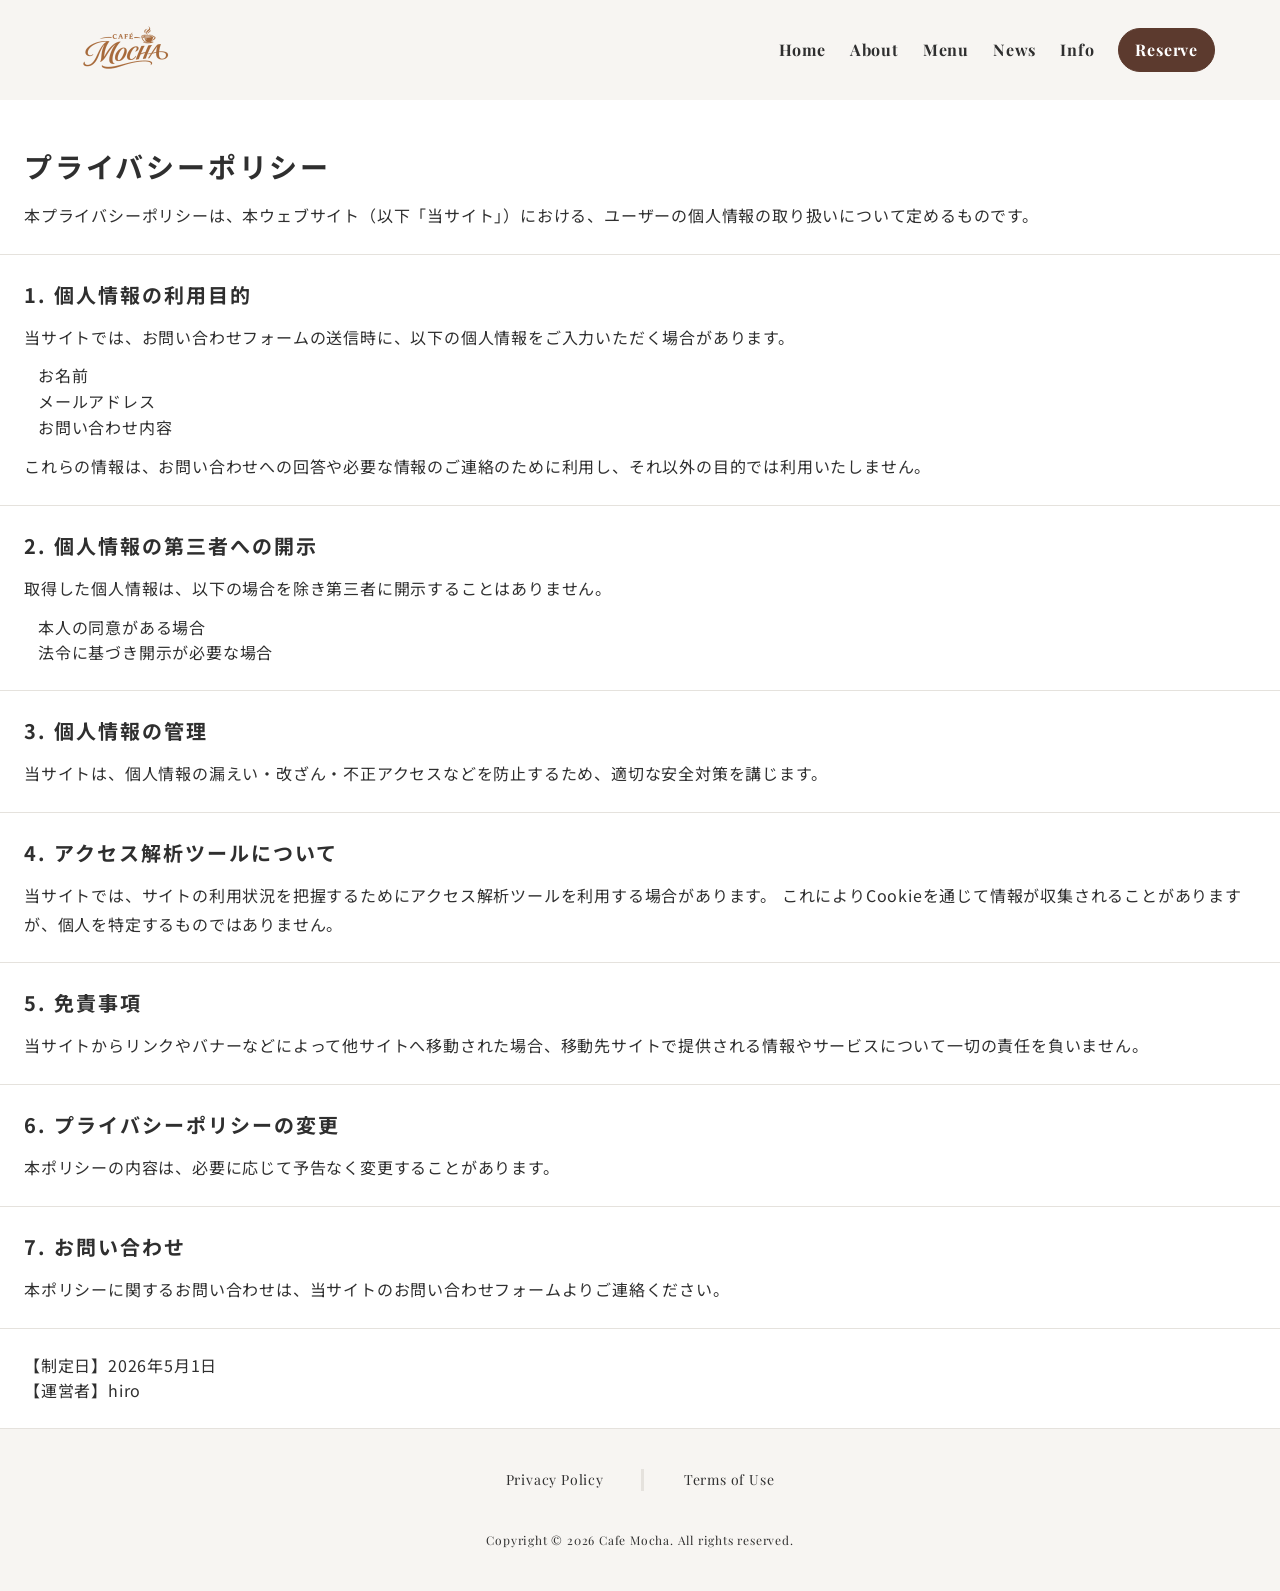
<file: privacy.html>
<!DOCTYPE html>
<html lang="ja">
    <head>
        <meta charset="utf-8" />
        <meta name="viewport" content="width=device-width,initial-scale=1" />
        <title>Cafe Mocha</title>
        <meta name="description" content="ページの説明" />
        <meta name="format-detection" content="telephone=no, email=no" />

        <!-- favicon/webclipicon -->
        <link rel="icon" href="assets/img/favicon/favicon.ico" />
        <link rel="icon" href="assets/img/favicon/favicon.svg" type="image/svg+xml" />
        <link rel="apple-touch-icon" href="assets/img/favicon/apple-touch-icon.png" />

        <!-- font -->
        <link rel="preconnect" href="https://fonts.googleapis.com">
        <link rel="preconnect" href="https://fonts.gstatic.com" crossorigin>
        <link href="https://fonts.googleapis.com/css2?family=Noto+Sans+JP:wght@100..900&family=Playfair+Display:ital,wght@0,400..900;1,400..900&display=swap" rel="stylesheet">
        <!-- css -->
        <link rel="stylesheet" href="assets/css/vendor/splide-core.min.css" />
        <link rel="stylesheet" href="assets/css/style.css" />

        <!-- js -->
         <script src="assets/js/vendor/gsap.min.js" defer></script>
         <script src="assets/js/vendor/ScrollTrigger.min.js" defer></script>
         <script src="assets/js/vendor/splide.min.js" defer></script>
        <script type="module" src="assets/js/main.js"></script>

        <!-- noindex -->
        <meta name="robots" content="noindex" />
    </head>
    <body>
        <header class="l-header js-header">
            <div class="header-logo">
                <a href="#">
                    <img src='assets/img/logo.svg' width='122' height='52' alt='cafe MOCHA' decoding='async' />
                </a>
            </div><!-- /.header-logo -->
            <dialog class="l-header-menu js-header-menu" aria-label="メニュー">
                <button class="l-header-menu-close-button js-header-menu-close-button" aria-label="メニューを閉じる">
                    <img src='assets/img/close-button.svg' width='48' height='48' alt='メニューを閉じる' decoding='async' />
                </button>
                <nav class="l-header-menu-nav">
                    <ul class="l-header-menu-nav-list">
                        <li class="l-header-menu-nav-item">
                            <a href="index.html" class="l-header-menu-nav-link">Home</a>
                        </li>
                        <li class="l-header-menu-nav-item">
                            <a href="about.html" class="l-header-menu-nav-link">About</a>
                        </li>
                        <li class="l-header-menu-nav-item l-accordion js-accordion">
                            <a href="menu.html" class="l-header-menu-nav-link l-header-menu-nav-link--pc">Menu</a>
                            <button class="l-header-menu-nav-link l-accordion-trigger js-accordion-trigger l-header-menu-nav-link--sp" type="button">Menu</button>
                            <ul class="l-accordion-list js-accordion-list">
                                <li class="l-accordion-item">
                                    <a href="menu.html#coffee">コーヒー</a>
                                </li>
                                <li class="l-accordion-item">
                                    <a href="menu.html#dessert">スイーツ</a>
                                </li>
                                <li class="l-accordion-item">
                                    <a href="menu.html#food">フード</a>
                                </li>
                                <li class="l-accordion-item">
                                    <a href="menu.html#drink">ドリンク</a>
                                </li>
                            </ul>
                        </li>
                        <li class="l-header-menu-nav-item">
                            <a href="news.html" class="l-header-menu-nav-link">News</a>
                        </li>
                        <li class="l-header-menu-nav-item">
                            <a href="info.html" class="l-header-menu-nav-link">Info</a>
                        </li>
                        <li class="l-header-menu-nav-item">
                            <a href="contact.html" class="l-header-menu-nav-link l-header-menu-nav-link--reserve">Reserve</a>
                        </li>
                    </ul>
                    <ul class="l-header-menu-contact-list">
                        <li class="l-header-menu-contact-item">
                            <a href="https://www.instagram.com/" class="l-header-menu-contact-link">Instagram</a>
                        </li>
                        <li class="l-header-menu-contact-item">
                            <a href="https://www.google.com/" class="l-header-menu-contact-link">contact</a>
                        </li>
                    </ul>
                </nav>
            </dialog><!-- /.header-menu -->
            <button class="l-header-menu-open-button js-header-menu-open-button" aria-label="メニューを開く">
                <img src='assets/img/open-button.svg' width='24' height='24' alt='メニューを開く' decoding='async' />
            </button>
        </header>
        <main>
            <section class="privacy">
                <section class="privacy-content">
                    <h1 class="privacy-title--large">プライバシーポリシー</h1><!-- / -->
                    <p class="privacy-text">本プライバシーポリシーは、本ウェブサイト（以下「当サイト」）における、ユーザーの個人情報の取り扱いについて定めるものです。</p><!-- / -->
                </section>

                <section class="privacy-content">
                    <h2 class="privacy-title">1. 個人情報の利用目的</h2><!-- / -->
                    <p class="privacy-text">当サイトでは、お問い合わせフォームの送信時に、以下の個人情報をご入力いただく場合があります。</p><!-- / -->
                    <ul class="privacy-list">
                        <li class="privacy-item">
                            <p class="privacy-item-text">お名前</p><!-- / -->
                        </li>
                        <li class="privacy-item">
                            <p class="privacy-item-text">メールアドレス</p><!-- / -->
                        </li>
                        <li class="privacy-item">
                            <p class="privacy-item-text">お問い合わせ内容</p><!-- / -->
                        </li>
                    </ul>
                    <p class="privacy-text">これらの情報は、お問い合わせへの回答や必要な情報のご連絡のために利用し、それ以外の目的では利用いたしません。</p><!-- / -->
                </section>

                <section class="privacy-content">
                    <h2 class="privacy-title">2. 個人情報の第三者への開示</h2><!-- / -->
                    <p class="privacy-text">取得した個人情報は、以下の場合を除き第三者に開示することはありません。</p><!-- / -->
                    <ul class="privacy-list">
                        <li class="privacy-item">
                            <p class="privacy-item-text">本人の同意がある場合</p><!-- / -->
                        </li>
                        <li class="privacy-item">
                            <p class="privacy-item-text">法令に基づき開示が必要な場合</p><!-- / -->
                        </li>
                    </ul>
                </section>

                <section class="privacy-content">
                    <h2 class="privacy-title">3. 個人情報の管理</h2><!-- / -->
                    <p class="privacy-text">当サイトは、個人情報の漏えい・改ざん・不正アクセスなどを防止するため、適切な安全対策を講じます。</p><!-- / -->
                </section>

                <section class="privacy-content">
                    <h2 class="privacy-title">4. アクセス解析ツールについて</h2><!-- / -->
                    <p class="privacy-text">当サイトでは、サイトの利用状況を把握するためにアクセス解析ツールを利用する場合があります。
                        これによりCookieを通じて情報が収集されることがありますが、個人を特定するものではありません。</p><!-- / -->
                </section>

                <section class="privacy-content">
                    <h2 class="privacy-title">5. 免責事項</h2><!-- / -->
                    <p class="privacy-text">当サイトからリンクやバナーなどによって他サイトへ移動された場合、移動先サイトで提供される情報やサービスについて一切の責任を負いません。</p><!-- / -->
                </section>

                <section class="privacy-content">
                    <h2 class="privacy-title">6. プライバシーポリシーの変更</h2><!-- / -->
                    <p class="privacy-text">本ポリシーの内容は、必要に応じて予告なく変更することがあります。</p><!-- / -->
                </section>

                <section class="privacy-content">
                    <h2 class="privacy-title">7. お問い合わせ</h2><!-- / -->
                    <p class="privacy-text">本ポリシーに関するお問い合わせは、当サイトのお問い合わせフォームよりご連絡ください。</p><!-- / -->
                </section>

                <section class="privacy-content">
                    <p class="privacy-date">【制定日】2026年5月1日</p><!-- /.privacy-day -->
                    <p class="privacy-name">【運営者】hiro</p><!-- / -->
                </section>
            </section>
        </main>
        <footer class="l-footer">
            <div class="l-container">
                <ul class="l-footer-legal-list">
                    <li class="l-footer-legal-item">
                        <a href="#" class="l-footer-legal-link">Privacy Policy</a>
                    </li>
                    <li class="l-footer-legal-item">
                        <a href="#" class="l-footer-legal-link">Terms of Use</a>
                    </li>
                </ul>
                <small class="l-footer-copyright">
                    <span>Copyright © 2026 Cafe Mocha. All rights reserved.</span>
                </small>
            </div>
        </footer>
    </body>
</html>
</file>
<file: assets/css/style.css>
@charset "UTF-8";
/*!
foundation > reset
------------------------------
*/
html {
  color: #000;
  background: #fff;
}

body,
div,
dl,
dt,
dd,
ul,
ol,
li,
h1,
h2,
h3,
h4,
h5,
h6,
pre,
code,
form,
fieldset,
legend,
input,
textarea,
p,
blockquote,
th,
td {
  margin: 0;
  padding: 0;
}

table {
  border-collapse: collapse;
  border-spacing: 0;
  width: 100%;
}

fieldset,
img {
  border: 0;
}

address,
caption,
cite,
code,
dfn,
em,
strong,
th,
var {
  font-style: normal;
  font-weight: inherit;
}

ol,
ul {
  list-style: none;
}

caption,
th {
  text-align: left;
}

h1,
h2,
h3,
h4,
h5,
h6 {
  font-size: 100%;
  font-weight: inherit;
}

q:before,
q:after {
  content: "";
}

abbr,
acronym {
  border: 0;
  font-variant: normal;
}

input,
textarea,
select,
button {
  color: inherit;
  font-family: inherit;
  font-size: inherit;
  font-weight: inherit;
  line-height: inherit;
  font-size: 100%;
  border-radius: 0;
  border: none;
  -moz-appearance: none;
       appearance: none;
  -webkit-appearance: none;
  background-color: inherit;
}

textarea {
  resize: vertical;
  display: block;
}

select {
  cursor: pointer;
}

button {
  padding: 0;
  cursor: pointer;
}

legend {
  color: inherit;
}

tbody {
  -webkit-text-size-adjust: 100%;
}

main {
  display: block;
}

a {
  text-decoration: none;
  color: inherit;
}

img,
svg {
  width: 100%;
  height: auto;
  display: block;
}

dialog {
  max-width: 100%;
  max-height: 100%;
  padding: 0;
  color: inherit;
  border: none;
  margin: 0;
  padding: 0;
}

summary {
  display: block;
}

summary::-webkit-details-marker {
  display: none;
}

iframe {
  vertical-align: bottom;
}

* {
  -webkit-font-smoothing: antialiased;
  -moz-osx-font-smoothing: grayscale;
  -webkit-box-sizing: border-box;
          box-sizing: border-box;
}

*::before,
*::after {
  -webkit-box-sizing: border-box;
          box-sizing: border-box;
}

/*!
foundation > base
------------------------------
*/
html {
  font-size: 16px;
}

body {
  line-height: 1.6;
  letter-spacing: 0.05em;
  font-size: 1rem;
  color: var(--color-text-base);
  font-family: var(--font-family-base);
}

/*!
foundation > variables
------------------------------
*/
:root {
  --font-family-base: "Noto Sans JP", sans-serif;
  --font-family-en: "Playfair Display", serif;
  --content-width-sm: 800px;
  --content-width-md: 1100px;
  --content-width-lg: 1366px;
  --gutter-sm: 16px;
  --gutter-md: 24px;
  --gutter-lg: 32px;
  --gutter-xl: 64px;
  --space-xs: 4px;
  --space-sm: 8px;
  --space-md: 16px;
  --space-lg: 24px;
  --space-xl: 40px;
  --space-xxl: 60px;
  --space-xxxl: 80px;
  --space-xxxxl: 100px;
  --color-primary: #5C3A2E;
  --color-secondary: #8B6B5C;
  --color-bg-main: #F7F5F2;
  --color-white: #ffffff;
  --color-border: #E5E2DD;
  --color-text-base: #2F2F2F;
  --color-text-secondary: #6E6E6E;
  --color-text-light: #A8A8A8;
  --color-hover-dark: #3E2723;
  --color-hover-light: #EFECE8;
  --z-index-negative: -1;
  --z-index-base: 1;
  --z-index-header: 30;
}

/*!
utility > utility
------------------------------
*/
/* 非表示 */
.u-visually-hidden {
  position: absolute !important;
  white-space: nowrap !important;
  width: 1px !important;
  height: 1px !important;
  overflow: hidden !important;
  border: 0 !important;
  padding: 0 !important;
  clip: rect(0 0 0 0) !important;
  clip-path: inset(50%) !important;
  margin: -1px !important;
}

.u-ptb {
  padding-block: clamp(40px, 6.25vw, 80px);
}

.u-pt {
  padding-top: clamp(40px, 6.25vw, 80px);
}

.u-pb {
  padding-bottom: clamp(40px, 6.25vw, 80px);
}

.u-text-hover {
  background-image: -webkit-gradient(linear, left top, left bottom, from(currentColor), to(currentColor));
  background-image: linear-gradient(currentColor, currentColor);
  background-position: 0 100%;
  background-size: 0 1px;
  background-repeat: no-repeat;
  -webkit-transition: background-size 0.3s;
  transition: background-size 0.3s;
}
@media screen and (min-width: 768px) and (any-hover: hover) {
  .u-text-hover:hover {
    background-size: 100% 1px;
  }
}

/*!
component > button
------------------------------
*/
.c-button {
  padding: 12px 24px;
  border-radius: 6px;
  font-family: var(--font-family-en);
  width: 240px;
  display: -webkit-box;
  display: -ms-flexbox;
  display: flex;
  gap: var(--space-md);
  -webkit-box-align: center;
      -ms-flex-align: center;
          align-items: center;
  -webkit-box-pack: center;
      -ms-flex-pack: center;
          justify-content: center;
  border: 1px solid var(--color-primary);
  -webkit-transition: color 0.3s, background-color 0.3s;
  transition: color 0.3s, background-color 0.3s;
}
@media (any-hover: hover) {
  .c-button:hover {
    color: var(--color-white);
    background-color: var(--color-primary);
  }
  .c-button:hover::after {
    background-color: var(--color-white);
  }
}
.c-button::after {
  content: "";
  display: inline-block;
  -webkit-mask-image: url("../../../assets/img/arrow-right.svg");
          mask-image: url("../../../assets/img/arrow-right.svg");
  -webkit-mask-size: contain;
          mask-size: contain;
  -webkit-mask-repeat: no-repeat;
          mask-repeat: no-repeat;
  -webkit-mask-position: center;
          mask-position: center;
  background-color: var(--color-primary);
  width: 24px;
  aspect-ratio: 1/1;
  margin-top: 2px;
  -webkit-transition: background-color 0.3s;
  transition: background-color 0.3s;
}
@media screen and (min-width: 768px) {
  .c-button--large {
    width: auto;
  }
}
.c-button--info::before {
  content: "";
  display: block;
  width: 24px;
  aspect-ratio: 1/1;
}
.c-button--white {
  color: var(--color-font-base);
  background-color: var(--color-white);
  border: 1px solid var(--color-bg-main);
}
.c-button--white::after {
  background-color: var(--color-primary);
}
.c-button--primary {
  color: var(--color-bg-main);
  background-color: var(--color-primary);
}
.c-button--primary::after {
  background-color: var(--color-white);
}
@media (any-hover: hover) {
  .c-button--primary:hover {
    color: var(--color-primary);
    background-color: var(--color-white);
  }
  .c-button--primary:hover::after {
    background-color: var(--color-primary);
  }
}
.c-button--transparent {
  background-color: transparent;
  color: var(--color-primary);
}
.c-button--center {
  margin-inline: auto;
}

/*!
component > news-item
------------------------------
*/
.c-news-item {
  background-size: cover;
  background-position: center;
  display: -webkit-box;
  display: -ms-flexbox;
  display: flex;
  -webkit-box-align: center;
      -ms-flex-align: center;
          align-items: center;
  gap: var(--space-md);
  border-bottom: 1px solid var(--color-border);
  padding-bottom: var(--space-lg);
}
.c-news-item--archive {
  border-bottom: none;
  padding-bottom: 0;
}

.c-news-item-link {
  display: -webkit-box;
  display: -ms-flexbox;
  display: flex;
  -webkit-box-align: center;
      -ms-flex-align: center;
          align-items: center;
  gap: var(--space-lg);
}
@media screen and (min-width: 768px) {
  .c-news-item-link {
    gap: var(--space-xxl);
    font-size: 1rem;
  }
}

.c-news-item-date {
  color: var(--color-text-light);
  font-size: 0.75rem;
}
@media screen and (min-width: 768px) {
  .c-news-item-date {
    font-size: 1rem;
  }
}

.c-news-item-title {
  font-size: 0.875rem;
  letter-spacing: 0.025em;
}
@media screen and (min-width: 768px) {
  .c-news-item-title {
    font-size: 1rem;
  }
}

/*!
component > title
------------------------------
*/
.c-title-wrap {
  display: -webkit-box;
  display: -ms-flexbox;
  display: flex;
  -webkit-box-orient: vertical;
  -webkit-box-direction: normal;
      -ms-flex-direction: column;
          flex-direction: column;
  gap: var(--space-md);
}
.c-title-wrap::after {
  content: "";
  display: inline-block;
  width: 40px;
  height: 2px;
  background-color: var(--color-secondary);
}
.c-title-wrap--center {
  -webkit-box-align: center;
      -ms-flex-align: center;
          align-items: center;
}

.c-title-en {
  font-size: clamp(18px, 2vw, 24px);
  font-weight: bold;
  font-family: var(--font-family-en);
}
.c-title-en--primary {
  color: var(--color-secondary);
}
.c-title-en--center {
  text-align: center;
}

.c-title-ja {
  font-size: clamp(20px, 3vw, 28px);
  font-weight: 500;
}
.c-title-ja span {
  display: block;
}

.c-card-title {
  font-size: clamp(16px, 1.8vw, 18px);
}

.c-title-section-wrap {
  display: -webkit-box;
  display: -ms-flexbox;
  display: flex;
  -webkit-box-orient: vertical;
  -webkit-box-direction: normal;
      -ms-flex-direction: column;
          flex-direction: column;
  gap: var(--space-md);
}
.c-title-section-wrap--center {
  margin-inline: auto;
  text-align: center;
}
.c-title-section-wrap--center::after {
  margin-inline: auto;
}
@media screen and (min-width: 768px) {
  .c-title-section-wrap--center {
    text-align: left;
    margin: 0;
  }
  .c-title-section-wrap--center::after {
    margin: 0;
  }
}
.c-title-section-wrap::after {
  content: "";
  display: inline-block;
  width: 40px;
  height: 2px;
  background-color: var(--color-text-secondary);
}

.c-title-section-en {
  font-size: clamp(24px, 4vw, 36px);
  font-weight: bold;
  font-family: var(--font-family-en);
  color: var(--color-text-secondary);
}

.c-title-section-ja {
  color: var(--color-text-secondary);
  font-weight: 500;
}

/*!
component > cards
------------------------------
*/
.card-list {
  display: -webkit-box;
  display: -ms-flexbox;
  display: flex;
  -webkit-box-orient: vertical;
  -webkit-box-direction: normal;
      -ms-flex-direction: column;
          flex-direction: column;
  gap: 24px;
}
@media screen and (min-width: 768px) {
  .card-list {
    -webkit-box-orient: horizontal;
    -webkit-box-direction: normal;
        -ms-flex-direction: row;
            flex-direction: row;
    gap: 40px;
  }
}

/*!
component > form
------------------------------
*/
.c-form-required {
  background-color: red;
  color: var(--color-white);
  font-size: 0.75rem;
  padding: 2px 6px;
  border-radius: 5px;
  margin-left: 10px;
}

.c-form-text {
  width: 100%;
  padding: 12px 8px;
  border-radius: 8px;
  background-color: var(--color-bg-main);
}
.c-form-text::-webkit-input-placeholder {
  color: var(--color-text-light);
}
.c-form-text::-moz-placeholder {
  color: var(--color-text-light);
}
.c-form-text:-ms-input-placeholder {
  color: var(--color-text-light);
}
.c-form-text::-ms-input-placeholder {
  color: var(--color-text-light);
}
.c-form-text::placeholder {
  color: var(--color-text-light);
}
.c-form-text:focus {
  outline: 1px solid var(--color-secondary);
}

.c-form-textarea {
  min-height: 200px;
  field-sizing: content;
}

/*!
component > page-fv
------------------------------
*/
.c-page-fv {
  position: relative;
  overflow: hidden;
  width: 100%;
  min-height: clamp(680px, 90vh, 920px);
  background-size: cover;
  background-position: center;
  background-repeat: no-repeat;
  background-image: url("../../../assets/img/fv2.webp");
}
.c-page-fv::before {
  content: "";
  position: absolute;
  inset: 0;
  background: -webkit-gradient(linear, left top, right top, from(rgba(255, 255, 255, 0.92)), color-stop(20%, rgba(255, 255, 255, 0.75)), color-stop(40%, rgba(255, 255, 255, 0.4)), color-stop(70%, rgba(255, 255, 255, 0)));
  background: linear-gradient(90deg, rgba(255, 255, 255, 0.92) 0%, rgba(255, 255, 255, 0.75) 20%, rgba(255, 255, 255, 0.4) 40%, rgba(255, 255, 255, 0) 70%);
  z-index: 1;
}

.c-page-fv-content {
  position: absolute;
  top: 50%;
  left: var(--gutter-sm);
  -webkit-transform: translateY(-50%);
          transform: translateY(-50%);
  z-index: 2;
  display: -webkit-box;
  display: -ms-flexbox;
  display: flex;
  -webkit-box-orient: vertical;
  -webkit-box-direction: normal;
      -ms-flex-direction: column;
          flex-direction: column;
  gap: var(--space-md);
}
@media screen and (min-width: 768px) {
  .c-page-fv-content {
    left: var(--gutter-xl);
  }
}

.c-page-fv-title-wrap {
  display: -webkit-box;
  display: -ms-flexbox;
  display: flex;
  -webkit-box-orient: vertical;
  -webkit-box-direction: normal;
      -ms-flex-direction: column;
          flex-direction: column;
  gap: var(--space-md);
}

.c-page-fv-title-en {
  font-size: clamp(24px, 6vw, 64px);
  font-weight: bold;
  font-family: var(--font-family-en);
  letter-spacing: 0.1em;
}

/*!
component > breadcrumb
------------------------------
*/
.c-breadcrumb-list {
  display: -webkit-box;
  display: -ms-flexbox;
  display: flex;
  -webkit-box-align: center;
      -ms-flex-align: center;
          align-items: center;
  gap: 10px;
}

.c-breadcrumb-item {
  display: -webkit-box;
  display: -ms-flexbox;
  display: flex;
  -webkit-box-align: center;
      -ms-flex-align: center;
          align-items: center;
  gap: 10px;
  font-size: 0.875rem;
}
.c-breadcrumb-item:not(:last-child)::after {
  content: "";
  display: inline-block;
  -webkit-mask-image: url("../../../assets/img/chevron-right.svg");
          mask-image: url("../../../assets/img/chevron-right.svg");
  -webkit-mask-size: contain;
          mask-size: contain;
  -webkit-mask-repeat: no-repeat;
          mask-repeat: no-repeat;
  -webkit-mask-position: center;
          mask-position: center;
  background-color: var(--color-text-base);
  width: 16px;
  aspect-ratio: 1/1;
}

.c-breadcrumb-link.c-breadcrumb-link--current {
  border-bottom: 1px solid var(--color-text-base);
}

/*!
component > message
------------------------------
*/
.c-message::after {
  content: "";
  display: block;
  width: 40px;
  height: 2px;
  background-color: var(--color-text-secondary);
  margin-top: var(--space-md);
  margin-inline: auto;
}

.c-message-text {
  font-size: clamp(20px, 3vw, 28px);
  font-weight: bold;
  text-align: center;
  color: var(--color-text-secondary);
}
.c-message-text span {
  display: block;
}

/*!
component > cta
------------------------------
*/
.c-cta {
  display: grid;
  grid-template-columns: 1fr;
  gap: var(--space-lg);
  padding: var(--gutter-xl);
  -webkit-box-align: center;
      -ms-flex-align: center;
          align-items: center;
}
@media screen and (min-width: 768px) {
  .c-cta {
    grid-template-columns: repeat(2, 1fr);
    gap: var(--space-xxxl);
  }
}

.c-cta-img img {
  border-radius: 6px;
  width: 100%;
  height: 200px;
  -o-object-fit: cover;
     object-fit: cover;
}

.c-cta-content {
  display: -webkit-box;
  display: -ms-flexbox;
  display: flex;
  -webkit-box-orient: vertical;
  -webkit-box-direction: normal;
      -ms-flex-direction: column;
          flex-direction: column;
  gap: var(--space-md);
}

.c-cta-title {
  font-size: clamp(20px, 4vw, 28px);
  font-weight: bold;
  letter-spacing: 0.1em;
  color: var(--color-text-secondary);
  font-family: var(--font-family-en);
}

.c-cta-text span {
  display: block;
}

/*!
component > date
------------------------------
*/
.c-date {
  font-size: 0.875rem;
  font-weight: 500;
  color: var(--color-text-secondary);
  display: -webkit-box;
  display: -ms-flexbox;
  display: flex;
  gap: var(--space-md);
  -webkit-box-align: center;
      -ms-flex-align: center;
          align-items: center;
}

/*!
component > tag
------------------------------
*/
.c-tag {
  font-size: 0.75rem;
  font-weight: 500;
  color: var(--color-secondary);
  background-color: var(--color-bg-main);
  border: 1px solid var(--color-primary);
  padding: 2px 6px;
  border-radius: 6px;
}

/*!
component > menu-item
------------------------------
*/
.c-menu-item:last-child .c-menu-item-wrap {
  border-bottom: none;
}

.c-menu-item-wrap {
  display: grid;
  grid-template-columns: 1fr;
  gap: var(--space-md);
}
@media screen and (min-width: 768px) {
  .c-menu-item-wrap {
    grid-template-columns: 200px 1fr;
    padding-bottom: var(--space-lg);
  }
}
@media screen and (min-width: 768px) {
  .c-menu-item-wrap--news {
    grid-template-columns: 270px 1fr;
    border-bottom: 1px solid var(--color-border);
  }
}

.c-menu-item-img img {
  border-radius: 6px;
}

.c-menu-item-content {
  display: -webkit-box;
  display: -ms-flexbox;
  display: flex;
  -webkit-box-orient: vertical;
  -webkit-box-direction: normal;
      -ms-flex-direction: column;
          flex-direction: column;
  gap: var(--space-sm);
  border-bottom: 1px solid var(--color-border);
  margin-top: var(--space-md);
}
.c-menu-item-content--news {
  border-bottom: none;
}

.c-menu-item-title {
  font-size: 1.25rem;
  font-weight: bold;
  letter-spacing: 0.1em;
  color: var(--color-text-secondary);
  line-height: 1;
}

.c-menu-item-text {
  color: var(--color-text-secondary);
  line-height: 1.8;
  font-size: 0.875rem;
}
.c-menu-item-text span {
  display: block;
}

.c-menu-item-price {
  font-weight: bold;
  font-family: var(--font-family-en);
  color: var(--color-text-secondary);
  line-height: 1;
  display: -webkit-box;
  display: -ms-flexbox;
  display: flex;
  -webkit-box-pack: end;
      -ms-flex-pack: end;
          justify-content: flex-end;
  margin-top: auto;
  padding-bottom: var(--space-md);
}

/*!
layout > container
------------------------------
*/
.l-container-l, .l-container-s, .l-container {
  width: 100%;
  max-width: var(--content-width-md);
  padding-inline: var(--gutter-sm);
  margin-inline: auto;
}

.l-container-s {
  max-width: var(--content-width-sm);
}

.l-container-l {
  max-width: var(--content-width-lg);
}

/*!
layout > header
------------------------------
*/
.l-header {
  display: -webkit-box;
  display: -ms-flexbox;
  display: flex;
  -webkit-box-pack: justify;
      -ms-flex-pack: justify;
          justify-content: space-between;
  -webkit-box-align: center;
      -ms-flex-align: center;
          align-items: center;
  padding: 20px 12px;
  position: fixed;
  top: 0;
  left: 0;
  z-index: var(--z-index-header);
  width: 100%;
  background-color: var(--color-bg-main);
}
@media screen and (min-width: 768px) {
  .l-header {
    padding: 24px 65px;
  }
}

.l-header-menu {
  width: 300px;
  height: 100%;
  margin-left: auto;
  background-color: var(--color-bg-main);
}
@media screen and (min-width: 768px) {
  .l-header-menu {
    display: block;
    position: static;
    width: auto;
    height: auto;
    background-color: transparent;
  }
}
.l-header-menu::-ms-backdrop {
  display: none;
}
.l-header-menu::backdrop {
  display: none;
}

.l-header-menu-nav {
  background-color: var(--color-gray);
  width: 100%;
  margin-left: auto;
  border-radius: 0 0 0 20px;
}
@media screen and (min-width: 768px) {
  .l-header-menu-nav {
    background-color: transparent;
    width: auto;
    padding: 0;
    border-radius: 0;
    color: var(--color-font-base);
  }
}

.l-header-menu-nav-list {
  display: -webkit-box;
  display: -ms-flexbox;
  display: flex;
  -webkit-box-orient: vertical;
  -webkit-box-direction: normal;
      -ms-flex-direction: column;
          flex-direction: column;
  gap: 16px;
  padding: 40px;
}
@media screen and (min-width: 768px) {
  .l-header-menu-nav-list {
    -webkit-box-orient: horizontal;
    -webkit-box-direction: normal;
        -ms-flex-direction: row;
            flex-direction: row;
    -webkit-box-align: center;
        -ms-flex-align: center;
            align-items: center;
    gap: var(--space-lg);
    padding: 0;
  }
}

.l-header-menu-nav-link {
  width: 100%;
  display: block;
  font-size: 1.25rem;
  font-weight: bold;
  font-family: var(--font-family-en);
}
@media screen and (min-width: 768px) {
  .l-header-menu-nav-link {
    font-size: 1rem;
    text-align: center;
  }
}
@media (any-hover: hover) {
  .l-header-menu-nav-link:hover {
    opacity: 0.6;
    -webkit-transition: opacity 0.3s;
    transition: opacity 0.3s;
  }
}

@media screen and (min-width: 768px) {
  .l-header-menu-nav-link--pc {
    display: none;
  }
}

@media screen and (min-width: 768px) {
  .l-header-menu-nav-link--reserve {
    background-color: var(--color-primary);
    color: var(--color-white);
    border-radius: 100vh;
    padding: 8px 16px;
    border: 1px solid var(--color-primary);
    -webkit-transition: color 0.3s, background-color 0.3s;
    transition: color 0.3s, background-color 0.3s;
  }
}
@media screen and (min-width: 768px) and (any-hover: hover) {
  .l-header-menu-nav-link--reserve:hover {
    color: var(--color-primary);
    background-color: var(--color-white);
  }
}

.l-header-menu-nav-item {
  width: 100%;
  display: block;
}

.l-accordion-trigger {
  text-align: left;
  display: -webkit-box;
  display: -ms-flexbox;
  display: flex;
  -webkit-box-pack: justify;
      -ms-flex-pack: justify;
          justify-content: space-between;
  -webkit-box-align: center;
      -ms-flex-align: center;
          align-items: center;
}
@media screen and (min-width: 768px) {
  .l-accordion-trigger {
    -webkit-box-pack: center;
        -ms-flex-pack: center;
            justify-content: center;
    text-align: center;
    display: block;
  }
}
.l-accordion-trigger::after {
  content: "";
  display: inline-block;
  background-image: url(../../assets/img/arrow-down.svg);
  background-size: cover;
  background-position: center;
  width: 20px;
  aspect-ratio: 1/1;
  margin-left: var(--space-xxxxl);
}
@media screen and (min-width: 768px) {
  .l-accordion-trigger::after {
    display: none;
  }
}

.l-accordion-list {
  display: -webkit-box;
  display: -ms-flexbox;
  display: flex;
  -webkit-box-orient: vertical;
  -webkit-box-direction: normal;
      -ms-flex-direction: column;
          flex-direction: column;
  gap: var(--space-md);
  padding-left: var(--space-md);
}
@media screen and (min-width: 768px) {
  .l-accordion-list {
    display: none;
  }
}

.l-accordion-item {
  display: -webkit-box;
  display: -ms-flexbox;
  display: flex;
  -webkit-box-align: center;
      -ms-flex-align: center;
          align-items: center;
  gap: var(--space-sm);
  color: var(--color-text-light);
}
.l-accordion-item::before {
  content: "";
  display: inline-block;
  width: 12px;
  height: 2px;
  background-color: var(--color-text-light);
}
.l-accordion-item:first-child {
  padding-top: var(--space-md);
}

.l-header-menu-open-button,
.l-header-menu-close-button {
  position: fixed;
  top: 23px;
  right: 20px;
  width: 48px;
  aspect-ratio: 1/1;
  z-index: var(--z-index-header);
}
@media screen and (min-width: 768px) {
  .l-header-menu-open-button,
  .l-header-menu-close-button {
    display: none;
  }
}

.l-header-menu-contact-list {
  padding: 40px 40px 0;
  border-top: 3px solid var(--color-border);
}
@media screen and (min-width: 768px) {
  .l-header-menu-contact-list {
    display: none;
  }
}

.l-header-menu-contact-link {
  font-size: 1.25rem;
  font-weight: bold;
  font-family: var(--font-family-en);
}

.l-header-menu-nav-link--pc {
  display: none;
}
@media screen and (min-width: 768px) {
  .l-header-menu-nav-link--pc {
    display: block;
  }
}

.l-header-menu-nav-link--sp {
  display: block;
}
@media screen and (min-width: 768px) {
  .l-header-menu-nav-link--sp {
    display: none;
  }
}

/*!
layout > footer
------------------------------
*/
.l-footer {
  background-color: var(--color-bg-main);
  border-top: 1px solid var(--color-border);
  padding-block: var(--space-md);
}
@media screen and (min-width: 768px) {
  .l-footer {
    padding-block: var(--space-xl);
  }
}

.l-footer-legal-list {
  display: -webkit-box;
  display: -ms-flexbox;
  display: flex;
  -webkit-box-pack: center;
      -ms-flex-pack: center;
          justify-content: center;
  -webkit-box-align: center;
      -ms-flex-align: center;
          align-items: center;
  gap: var(--space-md);
  font-family: var(--font-family-en);
}
@media screen and (min-width: 768px) {
  .l-footer-legal-list {
    gap: var(--space-xl);
  }
}

.l-footer-legal-item {
  font-size: 0.875rem;
}
.l-footer-legal-item:first-child {
  border-right: 3px solid var(--color-border);
  padding-right: 13px;
}
@media screen and (min-width: 768px) {
  .l-footer-legal-item:first-child {
    padding-right: 37px;
  }
}
@media (any-hover: hover) {
  .l-footer-legal-item:hover {
    opacity: 0.6;
    -webkit-transition: opacity 0.3s;
    transition: opacity 0.3s;
  }
}

.l-footer-copyright {
  display: block;
  font-family: var(--font-family-en);
  font-size: 0.75rem;
  text-align: center;
  margin-top: var(--space-md);
}
@media screen and (min-width: 768px) {
  .l-footer-copyright {
    margin-top: var(--space-xl);
  }
}

/*!
page > top > top-kv
------------------------------
*/
.top-fv {
  width: 100%;
  min-height: clamp(680px, 90vh, 920px);
  background-image: url("../../../../assets/img/fv.webp");
  background-size: cover;
  background-position: center;
  background-repeat: no-repeat;
  position: relative;
  overflow: hidden;
}
.top-fv::before {
  content: "";
  position: absolute;
  inset: 0;
  background: -webkit-gradient(linear, left top, right top, from(rgba(0, 0, 0, 0.45)), color-stop(45%, rgba(0, 0, 0, 0.2)), to(rgba(0, 0, 0, 0.08)));
  background: linear-gradient(90deg, rgba(0, 0, 0, 0.45) 0%, rgba(0, 0, 0, 0.2) 45%, rgba(0, 0, 0, 0.08) 100%);
  z-index: 1;
}

.top-fv-content {
  position: absolute;
  top: 50%;
  left: 0;
  -webkit-transform: translateY(-50%);
          transform: translateY(-50%);
  z-index: 2;
}
@media screen and (min-width: 768px) {
  .top-fv-content {
    left: 60px;
  }
}

.top-fv-title {
  font-size: clamp(28px, 5vw, 48px);
  line-height: 1.4;
  font-weight: 500;
  letter-spacing: 0.1em;
  color: var(--color-white);
  text-shadow: 0 0 10px rgba(0, 0, 0, 0.5);
}
.top-fv-title span {
  display: block;
}

.top-fv-text {
  color: var(--color-bg-main);
  margin-top: var(--space-lg);
  line-height: 1.7;
  letter-spacing: 0.05em;
}
.top-fv-text span {
  display: block;
}

.top-fv-btn {
  margin-top: var(--space-xl);
}

/*!
page > top > top-about
------------------------------
*/
.top-about-wrap {
  display: grid;
  grid-template-columns: 1fr;
  gap: var(--space-lg);
}
@media screen and (min-width: 768px) {
  .top-about-wrap {
    grid-template-columns: repeat(2, 1fr);
    gap: var(--space-xxl);
  }
}

.top-about-wrap-img img {
  border-radius: 6px;
}
@media screen and (min-width: 768px) {
  .top-about-wrap-img img {
    aspect-ratio: 1/1;
    -o-object-fit: cover;
       object-fit: cover;
  }
}

@media screen and (min-width: 768px) {
  .top-about-wrap-content {
    margin-top: var(--space-lg);
  }
}

.top-about-wrap-content-text {
  margin-top: var(--space-md);
}
@media screen and (min-width: 768px) {
  .top-about-wrap-content-text {
    margin-top: var(--space-xl);
  }
}
.top-about-wrap-content-text span {
  line-height: 2;
  letter-spacing: 0.05em;
  display: block;
}

.top-about-wrap-content-btn {
  margin-top: var(--space-lg);
}
@media screen and (min-width: 768px) {
  .top-about-wrap-content-btn {
    margin-top: var(--space-xl);
  }
}

/*!
page > top > top-news
------------------------------
*/
@media screen and (min-width: 768px) {
  .top-news {
    background-image: url(../../assets/img/news.webp);
  }
}

.top-news-content {
  background-color: var(--color-bg-main);
  padding-block: var(--space-xl);
}
@media screen and (min-width: 768px) {
  .top-news-content {
    padding: var(--space-xxl);
  }
}

.top-news-list {
  display: grid;
  grid-template-columns: 1fr;
  gap: var(--space-lg);
  margin-top: var(--space-lg);
}

.top-news-btn {
  margin-top: var(--space-lg);
}
@media screen and (min-width: 768px) {
  .top-news-btn {
    margin-top: var(--space-xl);
  }
}

/*!
page > top > top-info
------------------------------
*/
.top-info {
  background-color: var(--color-bg-main);
  overflow: hidden;
}

.top-info-wrap {
  display: grid;
  grid-template-columns: 1fr;
  gap: var(--space-lg);
}
@media screen and (min-width: 768px) {
  .top-info-wrap {
    grid-template-columns: repeat(3, 1fr);
    gap: var(--space-xxl);
  }
}

.top-info-section-address {
  display: -webkit-box;
  display: -ms-flexbox;
  display: flex;
  -webkit-box-orient: vertical;
  -webkit-box-direction: normal;
      -ms-flex-direction: column;
          flex-direction: column;
  gap: var(--space-xs);
  margin-top: var(--space-md);
}
.top-info-section-address span {
  display: block;
}

.top-info-section-img {
  margin-top: var(--space-md);
}

.top-info-section-img-list {
  display: -webkit-box;
  display: -ms-flexbox;
  display: flex;
  overflow-x: auto;
  -ms-scroll-snap-type: x mandatory;
      scroll-snap-type: x mandatory;
  gap: var(--space-md);
}
@media screen and (min-width: 768px) {
  .top-info-section-img-list {
    gap: var(--space-lg);
    display: grid;
    grid-template-columns: repeat(2, 1fr);
  }
}

.top-info-section-img-section {
  -webkit-box-flex: 0;
      -ms-flex: 0 0 80%;
          flex: 0 0 80%;
  scroll-snap-align: start;
}
.top-info-section-img-section img {
  border-radius: 6px;
}

.top-info-section-text {
  margin-top: var(--space-md);
}

.top-info-section-btn {
  margin-top: var(--space-lg);
}
@media screen and (min-width: 768px) {
  .top-info-section-btn {
    margin-top: var(--space-xl);
  }
}

/*!
page > top > top-menu
------------------------------
*/
.top-menu-slider {
  padding-top: var(--space-xl);
}
@media screen and (min-width: 768px) {
  .top-menu-slider .splide__track.top-menu-list {
    overflow: visible;
    max-width: 1100px;
    margin-inline: auto;
  }
  .top-menu-slider .splide__list {
    display: grid !important;
    grid-template-columns: repeat(2, 1fr);
    gap: var(--space-xl);
    height: auto;
    -webkit-transform: none !important;
            transform: none !important;
    padding-inline: var(--gutter-md) !important;
  }
  .top-menu-slider .splide__slide {
    width: auto !important;
    max-width: none;
    margin: 0 !important;
    height: auto;
  }
}

.top-menu-item-img img {
  border-radius: 10px;
  aspect-ratio: 1/1;
  -o-object-fit: cover;
     object-fit: cover;
}
@media screen and (min-width: 768px) {
  .top-menu-item-img img {
    aspect-ratio: 16/9;
  }
}

.top-menu-item-title {
  font-family: var(--font-family-en);
  font-weight: bold;
  font-size: 1.25rem;
  letter-spacing: 0.1em;
  margin-top: var(--space-md);
  line-height: 1;
}
@media screen and (min-width: 768px) {
  .top-menu-item-title {
    font-size: 1.375rem;
  }
}

.top-menu-item-text {
  margin-top: var(--space-sm);
  display: -webkit-box;
  display: -ms-flexbox;
  display: flex;
  -webkit-box-pack: justify;
      -ms-flex-pack: justify;
          justify-content: space-between;
  -webkit-box-align: center;
      -ms-flex-align: center;
          align-items: center;
}

.top-menu-btn {
  margin-top: var(--space-lg);
}
@media screen and (min-width: 768px) {
  .top-menu-btn {
    margin-top: var(--space-xl);
  }
}

/*!
page > top > top-contact
------------------------------
*/
.top-contact-form {
  margin-top: 40px;
  display: grid;
  grid-template-columns: 1fr;
  gap: 24px;
}
@media screen and (min-width: 768px) {
  .top-contact-form {
    margin-top: 60px;
    gap: 32px;
    grid-template-columns: auto 1fr;
    padding-inline: 200px;
  }
}

.top-contact-form-item {
  display: grid;
  grid-template-columns: 1fr;
  gap: 6px;
}
@media screen and (min-width: 768px) {
  .top-contact-form-item {
    grid-template-columns: subgrid;
    grid-column: -1/1;
    -webkit-box-align: start;
        -ms-flex-align: start;
            align-items: start;
    gap: 0 64px;
  }
}

.top-contact-form-item-label {
  display: -webkit-box;
  display: -ms-flexbox;
  display: flex;
  -webkit-box-pack: justify;
      -ms-flex-pack: justify;
          justify-content: space-between;
  -webkit-box-align: center;
      -ms-flex-align: center;
          align-items: center;
}
@media screen and (min-width: 768px) {
  .top-contact-form-item-label {
    -webkit-box-pack: start;
        -ms-flex-pack: start;
            justify-content: flex-start;
    gap: 8px;
    margin-top: 14px;
  }
}

.top-contact-form-button {
  margin-inline: auto;
  margin-top: 16px;
}
@media screen and (min-width: 768px) {
  .top-contact-form-button {
    grid-column: 1/3;
  }
}

.top-contact-form-item--privacy {
  margin-inline: auto;
}
@media screen and (min-width: 768px) {
  .top-contact-form-item--privacy {
    grid-column: 1/3;
  }
}

.checkbox-label {
  display: -webkit-box;
  display: -ms-flexbox;
  display: flex;
  -webkit-box-align: center;
      -ms-flex-align: center;
          align-items: center;
  gap: 10px;
  cursor: pointer;
  -webkit-user-select: none;
     -moz-user-select: none;
      -ms-user-select: none;
          user-select: none;
}

.checkbox-input {
  position: absolute;
  opacity: 0;
  width: 0;
  height: 0;
}

.checkbox-custom {
  width: 20px;
  height: 20px;
  border: 2px solid #999;
  border-radius: 4px;
  background: #fff;
  -ms-flex-negative: 0;
      flex-shrink: 0;
  -webkit-transition: border-color 0.2s, background 0.2s;
  transition: border-color 0.2s, background 0.2s;
  position: relative;
}

.checkbox-custom::after {
  content: "";
  position: absolute;
  top: 2px;
  left: 6px;
  width: 5px;
  height: 10px;
  border: 2px solid #fff;
  border-top: none;
  border-left: none;
  -webkit-transform: rotate(45deg);
          transform: rotate(45deg);
  opacity: 0;
  -webkit-transition: opacity 0.15s;
  transition: opacity 0.15s;
}

.checkbox-input:checked + .checkbox-custom {
  background: #4a90e2;
  border-color: #4a90e2;
}

.checkbox-input:checked + .checkbox-custom::after {
  opacity: 1;
}

.checkbox-input:focus-visible + .checkbox-custom {
  outline: 2px solid #4a90e2;
  outline-offset: 2px;
}

.checkbox-label:hover .checkbox-custom {
  border-color: #4a90e2;
}

.checkbox-text {
  font-size: 14px;
  color: #333;
}

.checkbox-text a {
  color: #4a90e2;
  text-decoration: underline;
}

.error-message {
  display: block;
  color: #e53e3e;
  font-size: 12px;
  margin-top: 4px;
}

input.is-error,
textarea.is-error {
  border-color: #e53e3e;
  outline-color: #e53e3e;
}

.hidden {
  position: absolute;
  left: -9999px;
}

.top-contact-form-recaptcha-wrapper {
  display: -webkit-box;
  display: -ms-flexbox;
  display: flex;
  -webkit-box-pack: center;
      -ms-flex-pack: center;
          justify-content: center;
}
@media screen and (min-width: 768px) {
  .top-contact-form-recaptcha-wrapper {
    grid-column: 1/3;
  }
}

/*!
page > privacy > privacy
------------------------------
*/
.privacy {
  margin-top: 80px;
}
@media screen and (min-width: 768px) {
  .privacy {
    margin-top: 120px;
  }
}

.privacy-content {
  border-bottom: 1px solid var(--color-border);
  padding: 24px;
}
.privacy-content:last-child {
  border-bottom: none;
}

.privacy-title {
  font-size: 1.125rem;
  font-weight: bold;
  letter-spacing: 0.1em;
}
.privacy-title--large {
  font-size: 1.5rem;
  font-weight: bold;
  letter-spacing: 0.1em;
}
@media screen and (min-width: 768px) {
  .privacy-title {
    font-size: clamp(16px, 2.4vw, 20px);
  }
  .privacy-title--large {
    font-size: clamp(20px, 3.125vw, 28px);
  }
}

.privacy-text {
  line-height: 1.8;
  margin-top: 12px;
}

.privacy-list {
  margin-top: 12px;
}

.privacy-item {
  display: -webkit-box;
  display: -ms-flexbox;
  display: flex;
  -webkit-box-align: center;
      -ms-flex-align: center;
          align-items: center;
  gap: 10px;
}
.privacy-item::before {
  content: "";
  width: 4px;
  aspect-ratio: 1/1;
  background-color: var(--color-font-base);
  border-radius: 50%;
}

/*!
page > detail > detail-kv
------------------------------
*/
.detail-kv-inner {
  display: grid;
  grid-template-columns: 1fr;
  margin-top: 140px;
}
@media screen and (min-width: 768px) {
  .detail-kv-inner {
    grid-template-columns: repeat(2, 1fr);
  }
}

.detail-kv-breadcrumbs-list {
  display: -webkit-box;
  display: -ms-flexbox;
  display: flex;
  -webkit-box-align: center;
      -ms-flex-align: center;
          align-items: center;
  gap: 10px;
}

.detail-kv-breadcrumbs-item {
  font-size: 0.875rem;
}
.detail-kv-breadcrumbs-item:not(:last-child)::after {
  content: "/";
  margin-left: 10px;
}

.detail-kv-title-link {
  margin-top: 40px;
}

.detail-kv-title-en {
  font-size: clamp(16px, 2.4vw, 20px);
  font-weight: bold;
  font-family: var(--font-family-en);
}

.detail-kv-title-ja {
  font-size: clamp(20px, 3.125vw, 28px);
  font-weight: bold;
  margin-top: 16px;
  line-height: 1;
}

.detail-kv-text {
  margin-top: 20px;
}

.detail-kv-tag {
  margin-top: 16px;
  display: -webkit-box;
  display: -ms-flexbox;
  display: flex;
  gap: 10px;
  -webkit-box-align: center;
      -ms-flex-align: center;
          align-items: center;
}

.detail-kv-tag-item {
  font-size: 0.75rem;
  border-radius: 6px;
  padding: 2px 6px;
  background-color: var(--color-gray-light);
  font-family: var(--font-family-en);
  letter-spacing: 0.1em;
  font-weight: bold;
}

.detail-kv-img {
  margin-top: 50px;
}

/*!
page > about > about-company
------------------------------
*/
@media screen and (min-width: 768px) {
  .detail-flow {
    background-color: var(--color-gray);
  }
}

.detail-flow-list {
  display: -webkit-box;
  display: -ms-flexbox;
  display: flex;
  -webkit-box-orient: vertical;
  -webkit-box-direction: normal;
      -ms-flex-direction: column;
          flex-direction: column;
  gap: 4px;
}
@media screen and (min-width: 768px) {
  .detail-flow-list {
    -webkit-box-orient: horizontal;
    -webkit-box-direction: normal;
        -ms-flex-direction: row;
            flex-direction: row;
    gap: 0;
    -webkit-box-pack: justify;
        -ms-flex-pack: justify;
            justify-content: space-between;
  }
}

.detail-flow-item {
  display: grid;
  grid-template-columns: 24px 1fr;
  gap: 20px;
  padding: 20px;
  background-color: var(--color-gray);
  color: var(--color-white);
  border-radius: 6px;
}
@media screen and (min-width: 768px) {
  .detail-flow-item {
    grid-template-columns: 1fr;
    border-radius: 0;
  }
}

.detail-flow-item--url {
  display: -webkit-box;
  display: -ms-flexbox;
  display: flex;
  -webkit-box-align: center;
      -ms-flex-align: center;
          align-items: center;
  gap: 10px;
}
.detail-flow-item--url::after {
  content: "";
  display: inline-block;
  background-color: var(--color-white);
  -webkit-mask-image: url(../../../../assets/img/detail/external-link.svg);
          mask-image: url(../../../../assets/img/detail/external-link.svg);
  -webkit-mask-size: contain;
          mask-size: contain;
  -webkit-mask-repeat: no-repeat;
          mask-repeat: no-repeat;
  -webkit-mask-position: center;
          mask-position: center;
  width: 24px;
  aspect-ratio: 1/1;
}

.detail-flow-item-img {
  width: 24px;
}
@media screen and (min-width: 768px) {
  .detail-flow-item-img {
    display: none;
  }
}

.detail-flow-item-content {
  display: -webkit-box;
  display: -ms-flexbox;
  display: flex;
  -webkit-box-orient: vertical;
  -webkit-box-direction: normal;
      -ms-flex-direction: column;
          flex-direction: column;
  gap: 10px;
}

.detail-flow-item-title {
  line-height: 1;
  font-weight: bold;
}

/*!
page > works > works-overview
------------------------------
*/
.detail-overview-title {
  font-size: clamp(24px, 3vw, 32px);
  font-weight: bold;
  letter-spacing: 0.1em;
  color: var(--color-gray);
  font-family: var(--font-family-en);
}

.detail-overview-text {
  font-size: 1rem;
  line-height: 1.8;
  margin-top: 20px;
}

/*!
page > detail > detail-client
------------------------------
*/
.detail-client {
  background-color: var(--color-gray-light);
}

.detail-client-title {
  font-size: clamp(24px, 3vw, 32px);
  font-weight: bold;
  letter-spacing: 0.1em;
  color: var(--color-gray);
  font-family: var(--font-family-en);
}

.detail-client-cards {
  display: grid;
  grid-template-columns: 1fr;
  gap: 20px;
  margin-top: 20px;
}
@media screen and (min-width: 768px) {
  .detail-client-cards {
    grid-template-columns: repeat(4, 1fr);
  }
}

.detail-client-card {
  background: var(--color-white);
  padding: 20px;
  border: 1px solid var(--color-border);
  border-radius: 6px;
  -webkit-box-shadow: 0 2px 8px rgba(0, 0, 0, 0.04);
          box-shadow: 0 2px 8px rgba(0, 0, 0, 0.04);
}

.detail-client-card-title {
  font-size: clamp(16px, 2.2vw, 24px);
  font-weight: bold;
  letter-spacing: 0.1em;
  color: var(--color-gray);
}

.detail-client-card-text {
  font-size: 1rem;
  line-height: 1.8;
  margin-top: 10px;
}

/*!
page > detail > detail-problem
------------------------------
*/
.detail-problem {
  background-color: var(--color-gray-light);
}

.detail-problem-title {
  font-size: clamp(24px, 3vw, 32px);
  font-weight: bold;
  letter-spacing: 0.1em;
  color: var(--color-gray);
  font-family: var(--font-family-en);
}

.detail-problem-list {
  margin-top: 20px;
}

.detail-problem-item {
  font-weight: bold;
  border-left: 3px solid #ccc;
  padding-left: 12px;
  line-height: 1.8;
  margin-top: 16px;
}

/*!
page > detail > detail-solution
------------------------------
*/
.detail-solution-title {
  font-size: clamp(24px, 3vw, 32px);
  font-weight: bold;
  letter-spacing: 0.1em;
  color: var(--color-gray);
  font-family: var(--font-family-en);
}

.detail-solution-list {
  margin-top: 20px;
}

.detail-solution-item {
  border-left: 3px solid #3b82f6;
  padding-left: 12px;
  font-weight: bold;
  line-height: 1.8;
  margin-top: 16px;
}

/*!
page > detail > detail-objective
------------------------------
*/
.detail-objective-content {
  margin-top: 16px;
}
@media screen and (min-width: 768px) {
  .detail-objective-content {
    display: grid;
    grid-template-columns: 40% 1fr;
    gap: 50px;
  }
}

.detail-objective-content-text {
  line-height: 2;
  margin-top: 16px;
  font-size: 0.875rem;
}
@media screen and (min-width: 768px) {
  .detail-objective-content-text {
    width: 350px;
  }
}
.detail-objective-content-text span {
  display: block;
}

.detail-objective-list {
  display: grid;
  grid-template-columns: 1fr;
  gap: 60px;
  margin-top: 40px;
  position: relative;
}
.detail-objective-list::after {
  content: "";
  display: inline-block;
  background-image: url(../../../../assets/img/detail/chevron-down.svg);
  background-size: cover;
  background-position: center;
  width: 40px;
  aspect-ratio: 1/1;
  position: absolute;
  top: 50%;
  left: 50%;
  -webkit-transform: translateX(-50%) translateY(-50%);
          transform: translateX(-50%) translateY(-50%);
}
@media screen and (min-width: 768px) {
  .detail-objective-list::after {
    background-image: url(../../../../assets/img/detail/chevron-right.svg);
  }
}
@media screen and (min-width: 768px) {
  .detail-objective-list {
    grid-template-columns: repeat(2, 1fr);
  }
}

.detail-objective-before,
.detail-objective-after {
  padding: 16px;
  border-radius: 6px;
}

.detail-objective-before-title,
.detail-objective-after-title {
  font-weight: bold;
}

.detail-objective-before-list,
.detail-objective-after-list {
  display: -webkit-box;
  display: -ms-flexbox;
  display: flex;
  -webkit-box-orient: vertical;
  -webkit-box-direction: normal;
      -ms-flex-direction: column;
          flex-direction: column;
  gap: 10px;
  margin-top: 20px;
}

.detail-objective-before {
  background-color: var(--color-gray-light);
}

.detail-objective-after {
  background-color: var(--color-gray);
  color: var(--color-white);
}

.detail-objective-list-item {
  display: -webkit-box;
  display: -ms-flexbox;
  display: flex;
  -webkit-box-align: baseline;
      -ms-flex-align: baseline;
          align-items: baseline;
  gap: 5px;
  font-size: 0.875rem;
}
.detail-objective-list-item::before {
  content: "";
  display: inline-block;
  width: 5px;
  aspect-ratio: 1/1;
  background-color: var(--color-font-base);
  border-radius: 50%;
}

.detail-objective-after-item::before {
  background-color: var(--color-white);
}

/*!
page > detail > detail-target
------------------------------
*/
.detail-target-text {
  margin-top: 20px;
}

/*!
page > detail > detail-point
------------------------------
*/
@media screen and (min-width: 768px) {
  .detail-point-wrap {
    display: grid;
    grid-template-columns: 40% 1fr;
    gap: 80px;
  }
}

.detail-point-list {
  margin-top: 20px;
  display: -webkit-box;
  display: -ms-flexbox;
  display: flex;
  -webkit-box-orient: vertical;
  -webkit-box-direction: normal;
      -ms-flex-direction: column;
          flex-direction: column;
  gap: 16px;
}

.detail-point-list-item {
  font-size: 0.875rem;
  border-left: 3px solid var(--color-gray);
  padding-left: 12px;
  font-weight: bold;
}
@media screen and (min-width: 768px) {
  .detail-point-list-item {
    width: 350px;
  }
}
.detail-point-list-item span {
  display: block;
}

.detail-point-list-img {
  display: grid;
  grid-template-columns: 1fr;
  gap: 30px;
  margin-top: 40px;
}
@media screen and (min-width: 768px) {
  .detail-point-list-img {
    display: grid;
    grid-template-columns: repeat(3, 1fr);
    gap: 20px;
    margin-top: 0;
  }
}
.detail-point-list-img img {
  -webkit-box-shadow: 0 0 10px rgba(0, 0, 0, 0.1);
          box-shadow: 0 0 10px rgba(0, 0, 0, 0.1);
  border-radius: 6px;
}

/*!
page > detail > detail-design
------------------------------
*/
.detail-design-text {
  margin-top: 20px;
}
.detail-design-text span {
  display: block;
}

/*!
page > detail > detail-development
------------------------------
*/
.detail-development-list {
  margin-top: 20px;
  display: -webkit-box;
  display: -ms-flexbox;
  display: flex;
  -webkit-box-orient: vertical;
  -webkit-box-direction: normal;
      -ms-flex-direction: column;
          flex-direction: column;
  gap: 16px;
}

.detail-development-item {
  border-left: 3px solid var(--color-gray);
  padding-left: 12px;
  font-weight: bold;
}

/*!
page > detail > detail-result
------------------------------
*/
.detail-result {
  background: #f7f7f7;
}
@media screen and (min-width: 768px) {
  .detail-result {
    display: -webkit-box;
    display: -ms-flexbox;
    display: flex;
    -webkit-box-pack: justify;
        -ms-flex-pack: justify;
            justify-content: space-between;
    -webkit-box-align: end;
        -ms-flex-align: end;
            align-items: flex-end;
  }
}

.detail-result-btn-link {
  padding: 16px 20px;
  font-weight: bold;
  width: 100%;
  background-color: var(--color-gray);
  border-radius: 6px;
  color: var(--color-white);
  display: -webkit-inline-box;
  display: -ms-inline-flexbox;
  display: inline-flex;
  -webkit-box-align: center;
      -ms-flex-align: center;
          align-items: center;
  -webkit-box-pack: center;
      -ms-flex-pack: center;
          justify-content: center;
  gap: 16px;
  margin-top: 60px;
  border: 1px solid var(--color-gray);
  -webkit-transition: background-color 0.3s, color 0.3s;
  transition: background-color 0.3s, color 0.3s;
}
.detail-result-btn-link::before {
  content: "";
  display: inline-block;
  -webkit-mask-image: url(../../../../assets/img/detail/arrow-left.svg);
          mask-image: url(../../../../assets/img/detail/arrow-left.svg);
  -webkit-mask-size: contain;
          mask-size: contain;
  -webkit-mask-repeat: no-repeat;
          mask-repeat: no-repeat;
  -webkit-mask-position: center;
          mask-position: center;
  background-color: var(--color-white);
  width: 24px;
  aspect-ratio: 1/1;
  -webkit-transition: background-color 0.3s;
  transition: background-color 0.3s;
}
@media (any-hover: hover) {
  .detail-result-btn-link:hover {
    color: var(--color-gray);
    background-color: var(--color-white);
  }
  .detail-result-btn-link:hover::before {
    background-color: var(--color-gray);
  }
}

.lead {
  margin-top: 20px;
}

.detail-result-list {
  margin-top: 24px;
}

.detail-result-item {
  border-left: 3px solid #111;
  padding-left: 12px;
  margin-top: 16px;
  line-height: 1.8;
}
.detail-result-item strong {
  font-weight: bold;
}

@media screen and (min-width: 768px) {
  .detail-result-btn {
    display: none;
  }
}

/*!
page > about > about-info
------------------------------
*/
.about-info {
  display: grid;
  grid-template-columns: 1fr;
  gap: var(--space-lg);
}
@media screen and (min-width: 768px) {
  .about-info {
    grid-template-columns: repeat(2, 1fr);
    gap: var(--space-xxl);
  }
}

.about-info-list {
  margin-top: var(--space-md);
  display: grid;
  grid-template-columns: 1fr;
  gap: var(--space-md);
}
@media screen and (min-width: 768px) {
  .about-info-list {
    margin-top: var(--space-lg);
  }
}

.about-info-item {
  display: grid;
  grid-template-columns: 1fr;
  gap: var(--space-sm);
}
@media screen and (min-width: 768px) {
  .about-info-item {
    grid-template-columns: 100px 1fr;
    gap: var(--space-xxxl);
  }
}

.about-info-btn {
  margin-top: var(--space-lg);
}
@media screen and (min-width: 768px) {
  .about-info-btn {
    margin-top: var(--space-xl);
  }
}

.about-info-img img {
  border-radius: 6px;
}

/*!
page > about > about-philosophy
------------------------------
*/
.about-philosophy {
  background-color: var(--color-bg-main);
}

.about-philosophy-list {
  display: grid;
  grid-template-columns: 1fr;
  gap: var(--space-lg);
  margin-top: var(--space-md);
}
@media screen and (min-width: 768px) {
  .about-philosophy-list {
    grid-template-columns: repeat(3, 1fr);
    gap: var(--space-xxl);
    margin-top: var(--space-lg);
  }
}

.about-philosophy-item {
  display: -webkit-box;
  display: -ms-flexbox;
  display: flex;
  -webkit-box-orient: vertical;
  -webkit-box-direction: normal;
      -ms-flex-direction: column;
          flex-direction: column;
  gap: var(--space-md);
  -webkit-box-align: center;
      -ms-flex-align: center;
          align-items: center;
  text-align: center;
}
@media screen and (min-width: 768px) {
  .about-philosophy-item:not(:last-child) {
    border-right: 1px solid var(--color-text-secondary);
  }
}

.about-philosophy-item-img {
  width: 64px;
  aspect-ratio: 1/1;
}

.about-philosophy-item-content {
  display: -webkit-box;
  display: -ms-flexbox;
  display: flex;
  -webkit-box-orient: vertical;
  -webkit-box-direction: normal;
      -ms-flex-direction: column;
          flex-direction: column;
  gap: var(--space-sm);
}
@media screen and (min-width: 768px) {
  .about-philosophy-item-content {
    gap: var(--space-md);
  }
}

.about-philosophy-item-title {
  font-size: clamp(20px, 1.8vw, 28px);
  font-weight: bold;
  letter-spacing: 0.1em;
  color: var(--color-text-secondary);
  font-family: var(--font-family-en);
}

.about-philosophy-item-text {
  font-size: 0.875rem;
}
.about-philosophy-item-text span {
  display: block;
}

/*!
page > about > about-detail
------------------------------
*/
.about-detail {
  display: grid;
  grid-template-columns: 1fr;
  gap: var(--space-lg);
}
@media screen and (min-width: 768px) {
  .about-detail {
    grid-template-columns: repeat(2, 1fr);
    gap: var(--space-xxl);
  }
}

.about-detail-content {
  display: -webkit-box;
  display: -ms-flexbox;
  display: flex;
  -webkit-box-orient: vertical;
  -webkit-box-direction: normal;
      -ms-flex-direction: column;
          flex-direction: column;
  gap: var(--space-md);
}
@media screen and (min-width: 768px) {
  .about-detail-content {
    gap: var(--space-lg);
  }
}

.about-detail-title {
  font-size: clamp(24px, 4vw, 36px);
  font-weight: bold;
  letter-spacing: 0.1em;
  color: var(--color-text-secondary);
  font-family: var(--font-family-en);
  margin-top: var(--space-md);
}
@media screen and (min-width: 768px) {
  .about-detail-title {
    margin-top: var(--space-lg);
  }
}

.about-detail-text {
  font-size: 1rem;
  line-height: 2;
}
.about-detail-text span {
  display: block;
}

.about-detail-img img {
  border-radius: 6px;
}

/*!
page > menu > menu-feature
------------------------------
*/
.menu-feature {
  display: grid;
  grid-template-columns: 1fr;
  gap: var(--space-lg);
}
@media screen and (min-width: 768px) {
  .menu-feature {
    grid-template-columns: repeat(2, 1fr);
    gap: var(--space-xxl);
  }
}

.menu-feature-title-wrap {
  display: -webkit-box;
  display: -ms-flexbox;
  display: flex;
  -webkit-box-orient: vertical;
  -webkit-box-direction: normal;
      -ms-flex-direction: column;
          flex-direction: column;
  gap: var(--space-xs);
  border-bottom: 1px solid var(--color-border);
  padding-bottom: var(--space-sm);
}
@media screen and (min-width: 768px) {
  .menu-feature-title-wrap {
    -webkit-box-orient: horizontal;
    -webkit-box-direction: normal;
        -ms-flex-direction: row;
            flex-direction: row;
    -webkit-box-align: baseline;
        -ms-flex-align: baseline;
            align-items: baseline;
    gap: var(--space-md);
  }
}

.menu-feature-title-en {
  font-size: 1.25rem;
  font-family: var(--font-family-en);
  font-weight: bold;
  letter-spacing: 0.1em;
  color: var(--color-text-secondary);
  line-height: 1;
}
@media screen and (min-width: 768px) {
  .menu-feature-title-en {
    font-size: 2rem;
  }
}

.menu-feature-title-ja {
  color: var(--color-text-secondary);
  font-size: 0.875rem;
  font-weight: 500;
}

.menu-feature-list {
  display: -webkit-box;
  display: -ms-flexbox;
  display: flex;
  -webkit-box-orient: vertical;
  -webkit-box-direction: normal;
      -ms-flex-direction: column;
          flex-direction: column;
  gap: var(--space-md);
  margin-top: var(--space-lg);
}

.menu-feature-item-note {
  font-size: 0.875rem;
  font-weight: 500;
  color: var(--color-text-secondary);
  margin-top: var(--space-lg);
  line-height: 1.8;
  display: -webkit-box;
  display: -ms-flexbox;
  display: flex;
  -webkit-box-orient: vertical;
  -webkit-box-direction: normal;
      -ms-flex-direction: column;
          flex-direction: column;
  gap: var(--space-xs);
}
.menu-feature-item-note span {
  display: block;
}
.menu-feature-item-note span::before {
  content: "※";
  margin-right: var(--space-xs);
}

/*!
page > menu > menu-sweets
------------------------------
*/
.menu-sweets {
  background-color: var(--color-bg-main);
}

.menu-sweets-title-wrap {
  display: -webkit-box;
  display: -ms-flexbox;
  display: flex;
  -webkit-box-orient: vertical;
  -webkit-box-direction: normal;
      -ms-flex-direction: column;
          flex-direction: column;
  gap: var(--space-xs);
  border-bottom: 1px solid var(--color-border);
  padding-bottom: var(--space-sm);
}
@media screen and (min-width: 768px) {
  .menu-sweets-title-wrap {
    -webkit-box-orient: horizontal;
    -webkit-box-direction: normal;
        -ms-flex-direction: row;
            flex-direction: row;
    -webkit-box-align: baseline;
        -ms-flex-align: baseline;
            align-items: baseline;
    gap: var(--space-md);
  }
}

.menu-sweets-title-en {
  font-size: 1.25rem;
  font-family: var(--font-family-en);
  font-weight: bold;
  letter-spacing: 0.1em;
  color: var(--color-text-secondary);
  line-height: 1;
}
@media screen and (min-width: 768px) {
  .menu-sweets-title-en {
    font-size: 2rem;
  }
}

.menu-sweets-title-ja {
  color: var(--color-text-secondary);
  font-size: 0.875rem;
  font-weight: 500;
}

.menu-sweets-list {
  display: -webkit-box;
  display: -ms-flexbox;
  display: flex;
  -webkit-box-orient: vertical;
  -webkit-box-direction: normal;
      -ms-flex-direction: column;
          flex-direction: column;
  gap: var(--space-md);
  margin-top: var(--space-lg);
}
@media screen and (min-width: 768px) {
  .menu-sweets-list {
    -webkit-box-orient: horizontal;
    -webkit-box-direction: normal;
        -ms-flex-direction: row;
            flex-direction: row;
  }
}

.menu-sweets-item {
  display: -webkit-box;
  display: -ms-flexbox;
  display: flex;
  -webkit-box-orient: vertical;
  -webkit-box-direction: normal;
      -ms-flex-direction: column;
          flex-direction: column;
  gap: var(--space-md);
}

.menu-sweets-item-img img {
  border-radius: 6px;
}

.menu-sweets-item-content {
  display: -webkit-box;
  display: -ms-flexbox;
  display: flex;
  -webkit-box-orient: vertical;
  -webkit-box-direction: normal;
      -ms-flex-direction: column;
          flex-direction: column;
  gap: var(--space-sm);
}

.menu-sweets-item-title {
  font-size: 1.25rem;
  font-weight: bold;
  letter-spacing: 0.1em;
  color: var(--color-text-secondary);
  line-height: 1;
}

.menu-sweets-item-text {
  font-size: 0.875rem;
  font-weight: 500;
  color: var(--color-text-secondary);
}

.menu-sweets-item-price {
  font-size: 1.25rem;
  font-weight: bold;
  font-family: var(--font-family-en);
  letter-spacing: 0.1em;
  color: var(--color-text-secondary);
  line-height: 1;
}

.menu-sweets-item-note {
  font-size: 0.875rem;
  font-weight: 500;
  color: var(--color-text-secondary);
  margin-top: var(--space-lg);
  line-height: 1.8;
  display: -webkit-box;
  display: -ms-flexbox;
  display: flex;
  gap: var(--space-xs);
  -webkit-box-pack: center;
      -ms-flex-pack: center;
          justify-content: center;
}
.menu-sweets-item-note::before {
  content: "※";
}

/*!
page > news > news-archive
------------------------------
*/
.news-container {
  display: grid;
  grid-template-columns: 1fr;
}
@media screen and (min-width: 768px) {
  .news-container {
    grid-template-columns: 1fr 20%;
  }
}

.news-archive {
  display: -webkit-box;
  display: -ms-flexbox;
  display: flex;
  -webkit-box-orient: vertical;
  -webkit-box-direction: normal;
      -ms-flex-direction: column;
          flex-direction: column;
  gap: var(--space-xl);
}
@media screen and (min-width: 768px) {
  .news-archive {
    gap: var(--space-lg);
    border-right: 1px solid var(--color-border);
    padding-right: var(--space-md);
  }
}

.news-item-btn {
  display: -webkit-inline-box;
  display: -ms-inline-flexbox;
  display: inline-flex;
  -webkit-box-pack: end;
      -ms-flex-pack: end;
          justify-content: flex-end;
  -webkit-box-align: center;
      -ms-flex-align: center;
          align-items: center;
  gap: var(--space-sm);
  font-size: 0.875rem;
  margin-top: auto;
}
.news-item-btn::after {
  content: "";
  display: inline-block;
  -webkit-mask-image: url("../../../assets/img/chevron-right.svg");
          mask-image: url("../../../assets/img/chevron-right.svg");
  -webkit-mask-size: contain;
          mask-size: contain;
  -webkit-mask-repeat: no-repeat;
          mask-repeat: no-repeat;
  -webkit-mask-position: center;
          mask-position: center;
  background-color: var(--color-primary);
  width: 24px;
  aspect-ratio: 1/1;
  -webkit-transition: background-color 0.3s;
  transition: background-color 0.3s;
}

/*!
page > news > news-sidebar
------------------------------
*/
@media screen and (min-width: 768px) {
  .news-sidebar {
    padding-left: var(--space-md);
  }
}

.news-sidebar-list {
  margin-top: var(--space-lg);
  display: -webkit-box;
  display: -ms-flexbox;
  display: flex;
  -webkit-box-orient: vertical;
  -webkit-box-direction: normal;
      -ms-flex-direction: column;
          flex-direction: column;
  gap: var(--space-md);
}

.c-news-item-count {
  color: var(--color-text-light);
  display: block;
  font-size: 1rem;
}

.news-sidebar-content--archive {
  margin-top: var(--space-xl);
}

.news-sidebar-content-item {
  margin-top: var(--space-xl);
}

.news-sidebar-list {
  padding-left: var(--space-lg);
}

/*!
page > info > info-access
------------------------------
*/
.info-access {
  display: grid;
  grid-template-columns: 1fr;
  gap: var(--space-lg);
  overflow: hidden;
}
@media screen and (min-width: 768px) {
  .info-access {
    grid-template-columns: 1fr 800px;
    gap: var(--space-xxxxl);
  }
}

.info-access-content {
  display: -webkit-box;
  display: -ms-flexbox;
  display: flex;
  -webkit-box-orient: vertical;
  -webkit-box-direction: normal;
      -ms-flex-direction: column;
          flex-direction: column;
  gap: var(--space-lg);
}
@media screen and (min-width: 768px) {
  .info-access-content {
    gap: var(--space-xl);
  }
}

.info-access-address span {
  display: block;
}

.info-access-train {
  display: -webkit-box;
  display: -ms-flexbox;
  display: flex;
  -webkit-box-align: end;
      -ms-flex-align: end;
          align-items: flex-end;
  gap: var(--space-sm);
}
.info-access-train::before {
  content: "";
  margin-right: var(--space-sm);
  background-image: url(../../../../assets/img/info/icon_train.svg);
  background-size: cover;
  background-position: center;
  width: 24px;
  aspect-ratio: 1/1;
  display: block;
}

.info-access-parking {
  display: grid;
  grid-template-columns: 24px 1fr;
  gap: var(--space-sm) var(--space-md);
  line-height: 1;
}
.info-access-parking::before {
  content: "";
  margin-right: var(--space-sm);
  background-image: url(../../../../assets/img/info/icon_car.svg);
  background-size: cover;
  background-position: center;
  width: 24px;
  aspect-ratio: 1/1;
}
.info-access-parking span {
  grid-column: 2/3;
}

.info-access-img img {
  border-radius: 6px;
  width: 100%;
  height: 300px;
  -o-object-fit: cover;
     object-fit: cover;
}
@media screen and (min-width: 768px) {
  .info-access-img img {
    margin-top: var(--space-xxl);
    height: 450px;
  }
}

/*!
page > info > info-sns
------------------------------
*/
.info-sns {
  display: grid;
  grid-template-columns: 1fr;
  gap: var(--space-lg);
  overflow: hidden;
  padding-inline: var(--space-md);
  background-color: var(--color-bg-main);
}
@media screen and (min-width: 768px) {
  .info-sns {
    grid-template-columns: 1fr 1000px;
    gap: var(--space-xl);
  }
}

.info-sns-content {
  display: -webkit-box;
  display: -ms-flexbox;
  display: flex;
  -webkit-box-orient: vertical;
  -webkit-box-direction: normal;
      -ms-flex-direction: column;
          flex-direction: column;
  gap: var(--space-lg);
}
@media screen and (min-width: 768px) {
  .info-sns-content {
    padding-left: var(--space-xl);
  }
}

.info-sns-text span {
  display: block;
}

@media screen and (min-width: 768px) {
  .info-sns-list {
    margin-top: 50px;
  }
}

.info-sns-item-img {
  height: 250px;
}
.info-sns-item-img img {
  width: 100%;
  height: 100%;
  -o-object-fit: cover;
     object-fit: cover;
  border-radius: 6px;
}

/*!
page > info > info-reserve
------------------------------
*/
.info-reserve {
  display: grid;
  grid-template-columns: 1fr;
  gap: var(--space-xl);
}
@media screen and (min-width: 768px) {
  .info-reserve {
    grid-template-columns: 300px 1fr;
    gap: var(--space-xxl) 0;
  }
}

.info-reserve-content {
  display: -webkit-box;
  display: -ms-flexbox;
  display: flex;
  -webkit-box-orient: vertical;
  -webkit-box-direction: normal;
      -ms-flex-direction: column;
          flex-direction: column;
  gap: var(--space-lg);
  text-align: center;
}
@media screen and (min-width: 768px) {
  .info-reserve-content {
    text-align: left;
  }
}

.info-reserve-text {
  font-size: 1rem;
}
.info-reserve-text span {
  display: block;
}

.info-reserve-list {
  display: grid;
  grid-template-columns: 1fr;
  gap: var(--space-lg);
}
@media screen and (min-width: 768px) {
  .info-reserve-list {
    grid-template-columns: repeat(3, 1fr);
    gap: var(--space-lg);
    margin-top: 50px;
    margin-left: var(--space-xl);
  }
}

.info-reserve-item {
  text-align: center;
  display: -webkit-box;
  display: -ms-flexbox;
  display: flex;
  -webkit-box-orient: vertical;
  -webkit-box-direction: normal;
      -ms-flex-direction: column;
          flex-direction: column;
  gap: var(--space-md);
}
@media screen and (min-width: 768px) {
  .info-reserve-item {
    border-right: 1px solid var(--color-border);
    padding-right: var(--space-md);
  }
  .info-reserve-item:first-child {
    border-left: 1px solid var(--color-border);
    padding-left: var(--space-md);
  }
}

.info-reserve-item-img {
  width: 50px;
  aspect-ratio: 1/1;
  margin-inline: auto;
}

.info-reserve-item-content {
  display: -webkit-box;
  display: -ms-flexbox;
  display: flex;
  -webkit-box-orient: vertical;
  -webkit-box-direction: normal;
      -ms-flex-direction: column;
          flex-direction: column;
  gap: var(--space-md);
}

.info-reserve-item-text {
  font-size: 0.875rem;
}

.info-reserve-btn {
  width: 300px;
  margin-inline: auto;
}
@media screen and (min-width: 768px) {
  .info-reserve-btn {
    grid-column: 2/2;
    width: 480px;
    margin-inline: 0;
    margin-left: var(--space-xl);
  }
}

/*!
page > contact > contact-info
------------------------------
*/
.contact-wrap {
  display: grid;
  grid-template-columns: 1fr;
  gap: var(--space-lg);
}
@media screen and (min-width: 768px) {
  .contact-wrap {
    grid-template-columns: 40% 1fr;
  }
}

.contact-content {
  padding-inline: var(--space-md);
}
@media screen and (min-width: 768px) {
  .contact-content {
    border-right: 1px solid var(--color-border);
    padding-inline: var(--space-xl);
  }
}

.contact-content-head {
  border-bottom: 1px solid var(--color-border);
  padding-bottom: var(--space-lg);
}

.contact-content-head-title {
  font-size: 1.25rem;
  font-weight: bold;
  letter-spacing: 0.1em;
}
.contact-content-head-title::after {
  content: "";
  display: block;
  width: 40px;
  height: 1px;
  background-color: var(--color-text-base);
  margin-top: var(--space-md);
}

.contact-content-head-text {
  font-size: 1rem;
  margin-top: var(--space-md);
}
.contact-content-head-text span {
  display: block;
}

.contact-content-body {
  padding-block: var(--space-lg);
  display: -webkit-box;
  display: -ms-flexbox;
  display: flex;
  -webkit-box-orient: vertical;
  -webkit-box-direction: normal;
      -ms-flex-direction: column;
          flex-direction: column;
  gap: var(--space-md);
}
@media screen and (min-width: 768px) {
  .contact-content-body {
    gap: var(--space-xl);
  }
}

.contact-content-body-hours,
.contact-content-body-address,
.contact-content-body-tel,
.contact-content-body-email {
  display: grid;
  grid-template-columns: 40px 1fr;
  gap: var(--space-sm) var(--space-md);
}
.contact-content-body-hours::before,
.contact-content-body-address::before,
.contact-content-body-tel::before,
.contact-content-body-email::before {
  content: "";
  display: block;
  width: 40px;
  aspect-ratio: 1/1;
  background-size: cover;
  background-position: center;
}
.contact-content-body-hours span,
.contact-content-body-address span,
.contact-content-body-tel span,
.contact-content-body-email span {
  display: block;
}

.contact-content-body-hours-title,
.contact-content-body-address-title,
.contact-content-body-tel-title,
.contact-content-body-email-title {
  font-weight: bold;
}

.contact-content-body-hours-text,
.contact-content-body-address-text,
.contact-content-body-tel-text,
.contact-content-body-email-text {
  grid-column: 2/3;
  line-height: 1.8;
}

.contact-content-body-hours::before {
  background-image: url(../../../../assets/img/info/icon-watch.svg);
}

.contact-content-body-address::before {
  background-image: url(../../../../assets/img/info/icon_map.svg);
}

.contact-content-body-tel::before {
  background-image: url(../../../../assets/img/info/icon_phone.svg);
}

.contact-content-body-email::before {
  background-image: url(../../../../assets/img/info/icon_mail.svg);
}

.contact-content-body-info {
  border: 1px solid var(--color-border);
  padding: var(--space-lg);
  display: grid;
  grid-template-columns: repeat(2, 1fr);
  gap: var(--space-lg);
}

.contact-content-body-info-img img {
  border-radius: 6px;
  height: 130px;
  -o-object-fit: cover;
     object-fit: cover;
}

.contact-content-body-info-content-title {
  font-size: 0.875rem;
}

.contact-content-body-info-content-text {
  font-size: 0.875rem;
  margin-top: var(--space-md);
}

/*!
page > contact > contact-form
------------------------------
*/
.top-contact-form {
  padding-inline: var(--space-md);
  margin-top: 40px;
  display: grid;
  grid-template-columns: 1fr;
  gap: 24px;
}
@media screen and (min-width: 768px) {
  .top-contact-form {
    margin-top: 60px;
    gap: 32px;
    grid-template-columns: auto 1fr;
    padding-inline: 200px;
  }
}

.top-contact-form-item {
  display: grid;
  grid-template-columns: 1fr;
  gap: 6px;
}
@media screen and (min-width: 768px) {
  .top-contact-form-item {
    grid-template-columns: subgrid;
    grid-column: -1/1;
    -webkit-box-align: start;
        -ms-flex-align: start;
            align-items: start;
    gap: 0 64px;
  }
}

.top-contact-form-item-label {
  display: -webkit-box;
  display: -ms-flexbox;
  display: flex;
  -webkit-box-pack: justify;
      -ms-flex-pack: justify;
          justify-content: space-between;
  -webkit-box-align: center;
      -ms-flex-align: center;
          align-items: center;
}
@media screen and (min-width: 768px) {
  .top-contact-form-item-label {
    -webkit-box-pack: start;
        -ms-flex-pack: start;
            justify-content: flex-start;
    gap: 8px;
    margin-top: 14px;
  }
}

.top-contact-form-button {
  margin-inline: auto;
  margin-top: 16px;
}
@media screen and (min-width: 768px) {
  .top-contact-form-button {
    grid-column: 1/3;
  }
}

.contact-form-button-link {
  width: 220px;
  height: 54px;
  padding: 8px 16px;
  background-color: var(--color-navy);
  color: var(--color-white);
  font-size: 16px;
  font-weight: bold;
  border-radius: 6px;
  border: 1px solid var(--color-text-light);
  -webkit-transition: color 0.3s, background-color 0.3s;
  transition: color 0.3s, background-color 0.3s;
}
@media (any-hover: hover) {
  .contact-form-button-link:hover {
    background-color: var(--color-white);
    color: var(--color-navy);
  }
}

.top-contact-form-item--privacy {
  margin-inline: auto;
}
@media screen and (min-width: 768px) {
  .top-contact-form-item--privacy {
    grid-column: 1/3;
  }
}

.checkbox-label {
  display: -webkit-box;
  display: -ms-flexbox;
  display: flex;
  -webkit-box-align: center;
      -ms-flex-align: center;
          align-items: center;
  gap: 10px;
  cursor: pointer;
  -webkit-user-select: none;
     -moz-user-select: none;
      -ms-user-select: none;
          user-select: none;
}

.checkbox-input {
  position: absolute;
  opacity: 0;
  width: 0;
  height: 0;
}

.checkbox-custom {
  width: 20px;
  height: 20px;
  border: 2px solid #999;
  border-radius: 4px;
  background: #fff;
  -ms-flex-negative: 0;
      flex-shrink: 0;
  -webkit-transition: border-color 0.2s, background 0.2s;
  transition: border-color 0.2s, background 0.2s;
  position: relative;
}

.checkbox-custom::after {
  content: "";
  position: absolute;
  top: 2px;
  left: 6px;
  width: 5px;
  height: 10px;
  border: 2px solid #fff;
  border-top: none;
  border-left: none;
  -webkit-transform: rotate(45deg);
          transform: rotate(45deg);
  opacity: 0;
  -webkit-transition: opacity 0.15s;
  transition: opacity 0.15s;
}

.checkbox-input:checked + .checkbox-custom {
  background: #4a90e2;
  border-color: #4a90e2;
}

.checkbox-input:checked + .checkbox-custom::after {
  opacity: 1;
}

.checkbox-input:focus-visible + .checkbox-custom {
  outline: 2px solid #4a90e2;
  outline-offset: 2px;
}

.checkbox-label:hover .checkbox-custom {
  border-color: #4a90e2;
}

.checkbox-text {
  font-size: 14px;
  color: #333;
}

.checkbox-text a {
  color: #4a90e2;
  text-decoration: underline;
}

.error-message {
  display: block;
  color: #e53e3e;
  font-size: 12px;
  margin-top: 4px;
}

input.is-error,
textarea.is-error {
  border-color: #e53e3e;
  outline-color: #e53e3e;
}

.hidden {
  position: absolute;
  left: -9999px;
}

.top-contact-form-recaptcha-wrapper {
  display: -webkit-box;
  display: -ms-flexbox;
  display: flex;
  -webkit-box-pack: center;
      -ms-flex-pack: center;
          justify-content: center;
}
@media screen and (min-width: 768px) {
  .top-contact-form-recaptcha-wrapper {
    grid-column: 1/3;
  }
}
</file>
